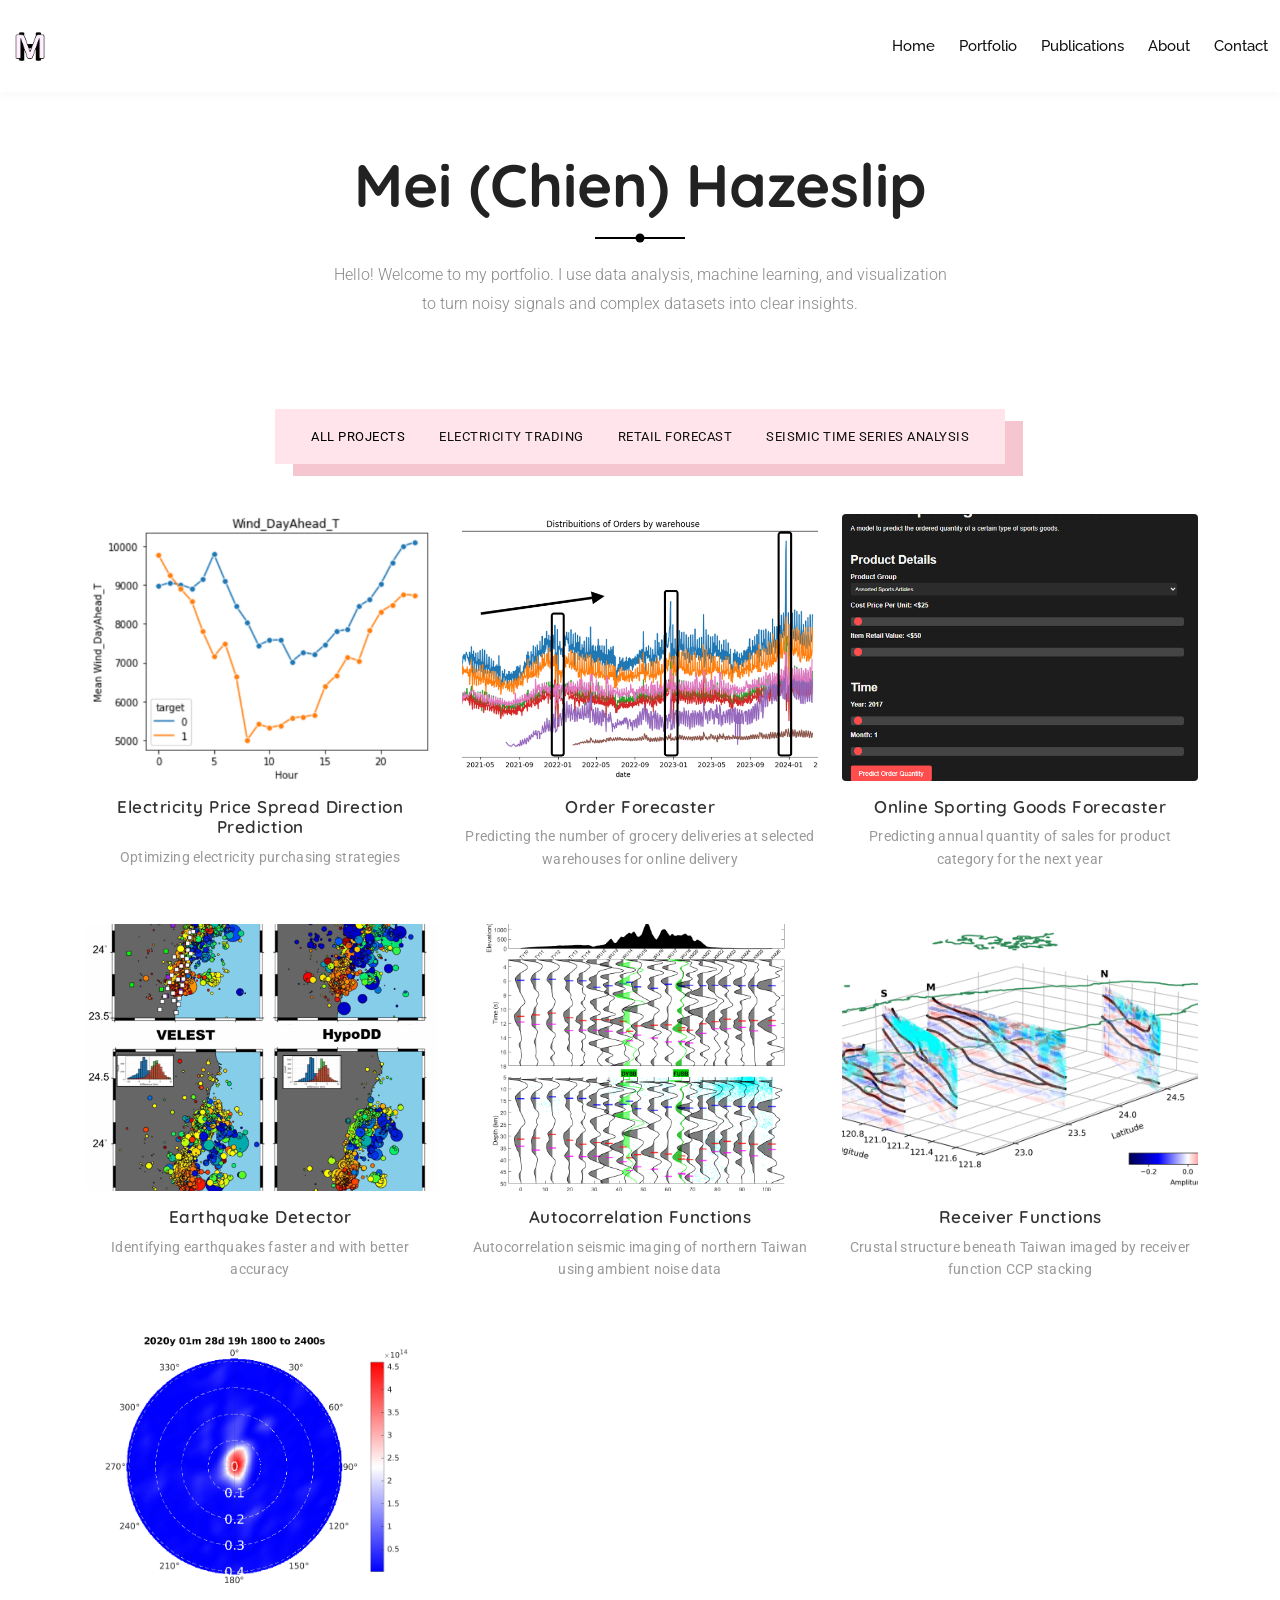
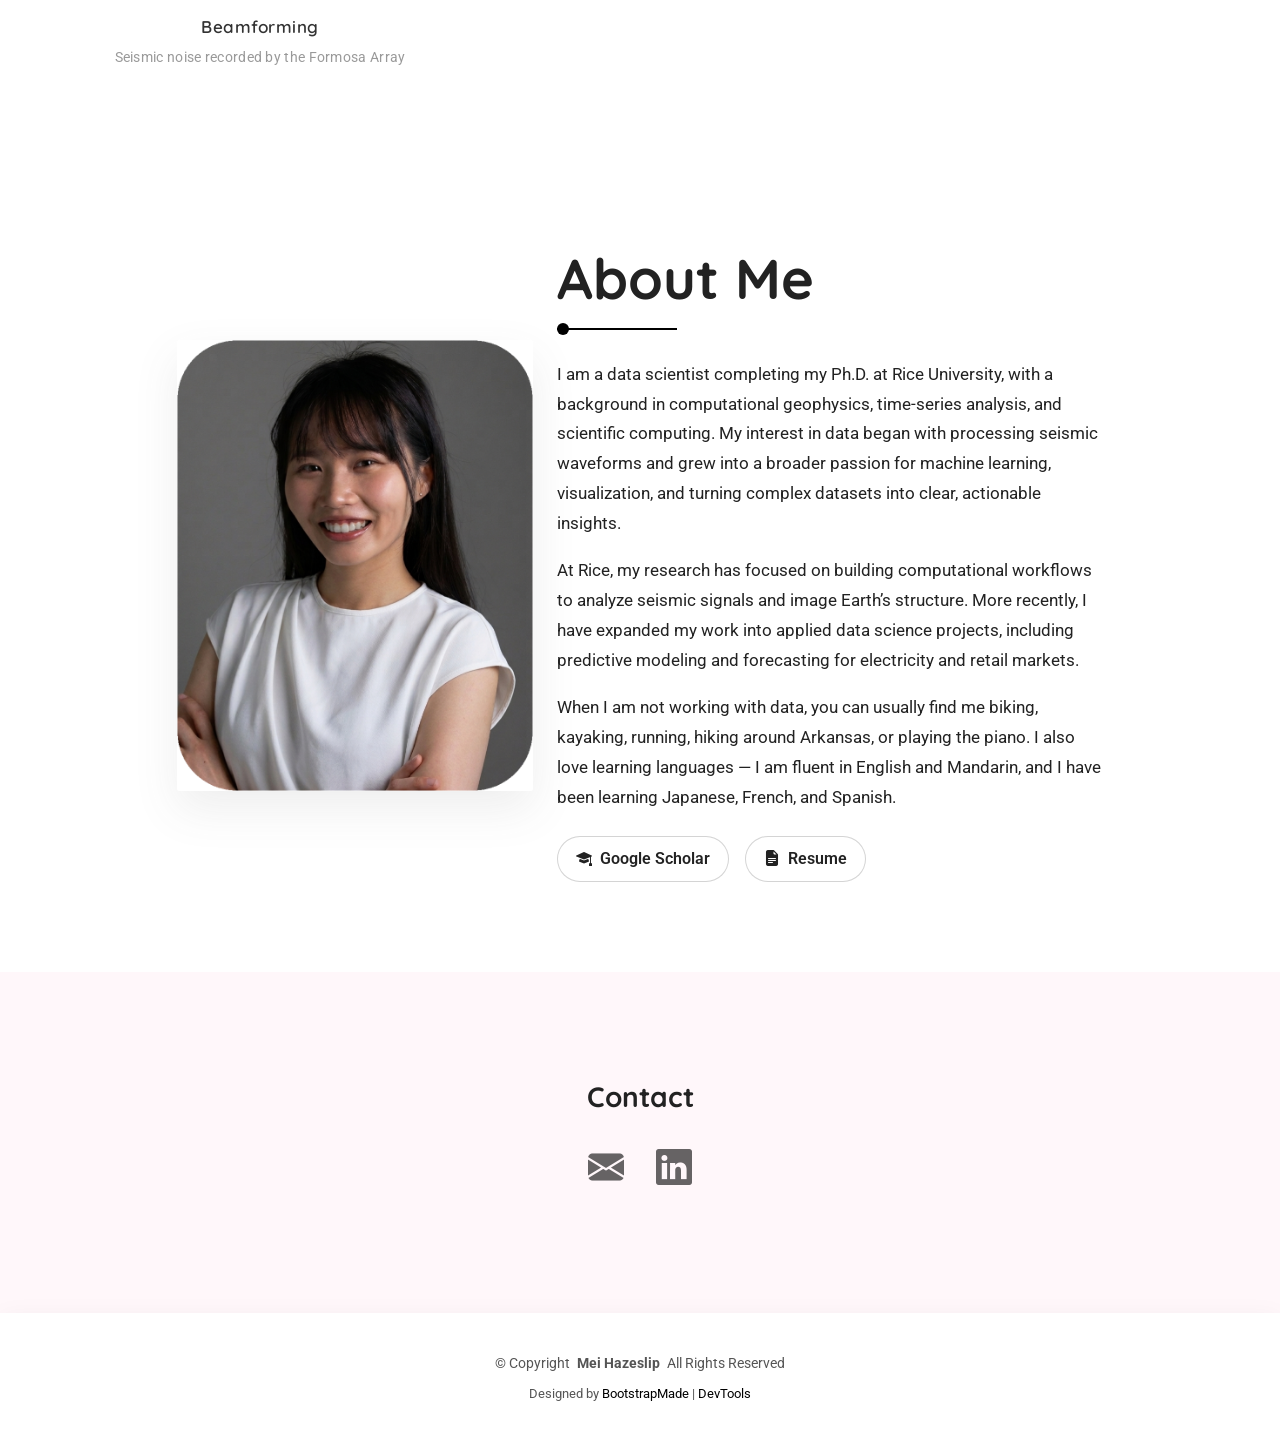
<file: index.html>
<!DOCTYPE html>
<html lang="en">

<head>
  <meta charset="utf-8">
  <meta content="width=device-width, initial-scale=1.0" name="viewport">
  <title>Mei</title>
  <meta name="description" content="">
  <meta name="keywords" content="">

  <!-- Favicons -->
  <link href="assets/img/favicon-mei.png" rel="icon">
  <link href="assets/img/favicon-mei.png" rel="apple-touch-icon">

  <!-- Fonts -->
  <link href="https://fonts.googleapis.com" rel="preconnect">
  <link href="https://fonts.gstatic.com" rel="preconnect" crossorigin>
  <link href="https://fonts.googleapis.com/css2?family=Roboto:ital,wght@0,100;0,300;0,400;0,500;0,700;0,900;1,100;1,300;1,400;1,500;1,700;1,900&family=Raleway:ital,wght@0,100;0,200;0,300;0,400;0,500;0,600;0,700;0,800;0,900;1,100;1,200;1,300;1,400;1,500;1,600;1,700;1,800;1,900&family=Quicksand:wght@300;400;500;600;700&display=swap" rel="stylesheet">

  <!-- Vendor CSS Files -->
  <link href="assets/vendor/bootstrap/css/bootstrap.min.css" rel="stylesheet">
  <link href="assets/vendor/bootstrap-icons/bootstrap-icons.css" rel="stylesheet">
  <link href="assets/vendor/aos/aos.css" rel="stylesheet">
  <link href="assets/vendor/glightbox/css/glightbox.min.css" rel="stylesheet">
  <link href="assets/vendor/swiper/swiper-bundle.min.css" rel="stylesheet">

  <!-- Main CSS File -->
  <link href="assets/css/main.css" rel="stylesheet">

  <!-- =======================================================
  * Template Name: MinimalFolio
  * Template URL: https://bootstrapmade.com/minimalfolio-bootstrap-portfolio-template/
  * Updated: Aug 05 2025 with Bootstrap v5.3.7
  * Author: BootstrapMade.com
  * License: https://bootstrapmade.com/license/
  ======================================================== -->
</head>

<body class="index-page">
  <header id="header" class="header d-flex align-items-center">
    <div class="container-fluid position-relative d-flex align-items-center justify-content-between">

      <a href="index.html" class="logo d-flex align-items-center">
        <!-- Uncomment the line below if you also wish to use an image logo -->
        <img src="assets/img/favicon-mei.png" alt="">
        <h1 class="sitename">Mei</h1>
      </a>

      <nav id="navmenu" class="navmenu">
        <ul>
          <li><a href="index.html">Home</a></li>
          <li><a href="index.html#portfolio">Portfolio</a></li>
          <li><a href="publications.html">Publications</a></li>
          <li><a href="index.html#about">About</a></li>
          <li><a href="index.html#contact">Contact</a></li>
        </ul>
      </nav>

    </div>
  </header>

  <main class="main">

    <!-- Hero Section -->
    <section id="hero" class="hero section simple-hero">
      <div class="container text-center">
        <h1 class="display-heading mb-3">Mei (Chien) Hazeslip</h1>
        <div class="hero-divider"></div>
        <p class="lead mx-auto mb-0">
          Hello! Welcome to my portfolio. I use data analysis, machine learning, and visualization to turn noisy signals and complex datasets into clear insights.
        </p>
      </div>
    </section><!-- /Hero Section -->


    <!-- Portfolio Section -->
    <section id="portfolio" class="portfolio section">

      <div class="container">

        <div class="isotope-layout" data-default-filter="*" data-layout="fitRows" data-sort="original-order">

          <div class="portfolio-filters-wrapper">
            <ul class="portfolio-filters isotope-filters">
              <li data-filter="*" class="filter-active">All Projects</li>
              <li data-filter=".filter-electricity">Electricity Trading</li>
              <li data-filter=".filter-retail">Retail Forecast</li>
              <li data-filter=".filter-seismic">Seismic Time Series Analysis</li>
            </ul>
          </div>

          <div class="row gy-4 portfolio-grid isotope-container">

            <div class="col-lg-4 col-md-6 portfolio-item isotope-item filter-electricity">
              <div class="portfolio-card">
                <div class="image-container">
                  <img src="assets/img/portfolio/electricity-1.png" class="img-fluid" alt="Electricity Trading" loading="lazy">
                  <div class="overlay">
                    <div class="overlay-content">
                      <a href="assets/img/portfolio/electricity-1.png" class="glightbox zoom-link" title="Electricity Price Spread Direction Prediction">
                        <i class="bi bi-zoom-in"></i>
                      </a>
                      <a href="electricity-trading.html" class="details-link" title="View Project Details">
                        <i class="bi bi-arrow-right"></i>
                      </a>
                    </div>
                  </div>
                </div>
                <div class="content">
                  <h3>Electricity Price Spread Direction Prediction</h3>
                  <p>Optimizing electricity purchasing strategies</p>
                </div>
              </div>
            </div><!-- End Portfolio Item -->

            <div class="col-lg-4 col-md-6 portfolio-item isotope-item filter-retail">
              <div class="portfolio-card">
                <div class="image-container">
                  <img src="assets/img/portfolio/retail-1.png" class="img-fluid" alt="Retail Forecast" loading="lazy">
                  <div class="overlay">
                    <div class="overlay-content">
                      <a href="assets/img/portfolio/retail-1.png" class="glightbox zoom-link" title="Order Forecaster">
                        <i class="bi bi-zoom-in"></i>
                      </a>
                      <a href="order-forecaster.html" class="details-link" title="View Project Details">
                        <i class="bi bi-arrow-right"></i>
                      </a>
                    </div>
                  </div>
                </div>
                <div class="content">
                  <h3>Order Forecaster</h3>
                  <p>Predicting the number of grocery deliveries at selected warehouses for online delivery</p>
                </div>
              </div>
            </div><!-- End Portfolio Item -->

            <div class="col-lg-4 col-md-6 portfolio-item isotope-item filter-retail">
              <div class="portfolio-card">
                <div class="image-container">
                  <img src="assets/img/portfolio/retail-2.png" class="img-fluid" alt="Retail Forecast" loading="lazy">
                  <div class="overlay">
                    <div class="overlay-content">
                      <a href="assets/img/portfolio/retail-2.png" class="glightbox zoom-link" title="Mobile App Design">
                        <i class="bi bi-zoom-in"></i>
                      </a>
                      <a href="online-sporting-goods-forecaster.html" class="details-link" title="View Project Details">
                        <i class="bi bi-arrow-right"></i>
                      </a>
                    </div>
                  </div>
                </div>
                <div class="content">
                  <h3>Online Sporting Goods Forecaster</h3>
                  <p>Predicting annual quantity of sales for product category for the next year</p>
                </div>
              </div>
            </div><!-- End Portfolio Item -->



            <div class="col-lg-4 col-md-6 portfolio-item isotope-item filter-seismic">
              <div class="portfolio-card">
                <div class="image-container">
                  <img src="assets/img/portfolio/seis-1.png" class="img-fluid" alt="Seismic Time Series Analysis" loading="lazy">
                  <div class="overlay">
                    <div class="overlay-content">
                      <a href="assets/img/portfolio/seis-1.png" class="glightbox zoom-link" title="Earthquake Detector">
                        <i class="bi bi-zoom-in"></i>
                      </a>
                      <a href="https://doi.org/10.1785/0120250117" 
                        class="details-link" 
                        title="View Project Details" 
                        target="_blank" 
                        rel="noopener noreferrer">
                        <i class="bi bi-arrow-right"></i>
                      </a>
                    </div>
                  </div>
                </div>
                <div class="content">
                  <h3>Earthquake Detector</h3>
                  <p>Identifying earthquakes faster and with better accuracy</p>
                </div>
              </div>
            </div><!-- End Portfolio Item -->

            <div class="col-lg-4 col-md-6 portfolio-item isotope-item filter-seismic">
              <div class="portfolio-card">
                <div class="image-container">
                  <img src="assets/img/portfolio/seis-2.png" class="img-fluid" alt="Seismic Time Series Analysis" loading="lazy">
                  <div class="overlay">
                    <div class="overlay-content">
                      <a href="assets/img/portfolio/seis-2.png" class="glightbox zoom-link" title="Autocorrelation Functions">
                        <i class="bi bi-zoom-in"></i>
                      </a>
                      <a href="https://drive.google.com/file/d/1srfpA779se3hEIbXfu4Gn-qdRZzINWOi/view?usp=sharing" 
                        class="details-link" 
                        title="View Project Details" 
                        target="_blank" 
                        rel="noopener noreferrer">
                        <i class="bi bi-arrow-right"></i>
                      </a>
                    </div>
                  </div>
                </div>
                <div class="content">
                  <h3>Autocorrelation Functions</h3>
                  <p>Autocorrelation seismic imaging of northern Taiwan using ambient noise data</p>
                </div>
              </div>
            </div><!-- End Portfolio Item -->

            <div class="col-lg-4 col-md-6 portfolio-item isotope-item filter-seismic">
              <div class="portfolio-card">
                <div class="image-container">
                  <img src="assets/img/portfolio/seis-3.png" class="img-fluid" alt="Seismic Time Series Analysis" loading="lazy">
                  <div class="overlay">
                    <div class="overlay-content">
                      <a href="assets/img/portfolio/seis-3.png" class="glightbox zoom-link" title="Receiver Functions">
                        <i class="bi bi-zoom-in"></i>
                      </a>
                      <a href="https://drive.google.com/file/d/1hxi0s-aLFg7uxW8L6R9P9VowQ1bgPb90/view?usp=sharing" 
                        class="details-link" 
                        title="View Project Details" 
                        target="_blank" 
                        rel="noopener noreferrer">
                        <i class="bi bi-arrow-right"></i>
                      </a>
                    </div>
                  </div>
                </div>
                <div class="content">
                  <h3>Receiver Functions</h3>
                  <p>Crustal structure beneath Taiwan imaged by receiver function CCP stacking</p>
                </div>
              </div>
            </div><!-- End Portfolio Item -->

            <div class="col-lg-4 col-md-6 portfolio-item isotope-item filter-seismic">
              <div class="portfolio-card">
                <div class="image-container">
                  <img src="assets/img/portfolio/seis-4.png" class="img-fluid" alt="Seismic Time Series Analysis" loading="lazy">
                  <div class="overlay">
                    <div class="overlay-content">
                      <a href="assets/img/portfolio/seis-4.png" class="glightbox zoom-link" title="Beamforming">
                        <i class="bi bi-zoom-in"></i>
                      </a>
                      <a href="https://drive.google.com/file/d/1PbnYBIE1nDlQQ-t-PtsmL3waktxj8zYL/view?usp=sharing" 
                        class="details-link" 
                        title="View Project Details" 
                        target="_blank" 
                        rel="noopener noreferrer">
                        <i class="bi bi-arrow-right"></i>
                      </a>
                    </div>
                  </div>
                </div>
                <div class="content">
                  <h3>Beamforming</h3>
                  <p>Seismic noise recorded by the Formosa Array</p>
                </div>
              </div>
            </div><!-- End Portfolio Item -->


          </div><!-- End Portfolio Grid -->

        </div>

      </div>

    </section><!-- /Portfolio Section -->



    <!-- About Section -->
    <section id="about" class="about-split section">
      <div class="container">
        <div class="row align-items-center justify-content-center gy-5">
          <div class="col-lg-4 col-md-5 text-center">
            <img src="assets/img/profile/profile-1.png" alt="Profile portrait" class="about-profile-img img-fluid">
          </div>

          <div class="col-lg-6 col-md-7">
            <div class="about-copy">
              <h2>About Me</h2>
              <div class="section-divider"></div>
              <p>
                I am a data scientist completing my Ph.D. at Rice University, with a background in computational geophysics, time-series analysis, and scientific computing. My interest in data began with processing seismic waveforms and grew into a broader passion for machine learning, visualization, and turning complex datasets into clear, actionable insights.
              </p>
              <p>
                At Rice, my research has focused on building computational workflows to analyze seismic signals and image Earth’s structure. More recently, I have expanded my work into applied data science projects, including predictive modeling and forecasting for electricity and retail markets.
              </p>
              <p>
                When I am not working with data, you can usually find me biking, kayaking, running, hiking around Arkansas, or playing the piano. I also love learning languages — I am fluent in English and Mandarin, and I have been learning Japanese, French, and Spanish.
              </p>
             
              <div class="about-action-links d-flex flex-wrap align-items-center gap-3 mt-4">
                <a href="https://scholar.google.com/citations?user=LyfPsKEAAAAJ&hl=en" 
                  target="_blank" 
                  rel="noopener noreferrer" 
                  class="about-button">
                  <i class="bi bi-mortarboard-fill"></i> Google Scholar
                </a>

                <a href="assets/files/MEI_HAZESLIP_Resume.pdf" 
                  target="_blank" 
                  rel="noopener noreferrer" 
                  class="about-button">
                  <i class="bi bi-file-earmark-text-fill"></i> Resume
                </a>
              </div>
            </div>
          </div>
        </div>
      </div>
    </section><!-- /About Section -->

    <!-- Contact Section -->
    <section id="contact" class="contact-work section">
      <div class="container text-center">
        <h2>Contact</h2>
        <div class="contact-social-links d-flex justify-content-center align-items-center flex-wrap">
          <a href="mailto:amayaaaa24@gmail.com" aria-label="Email"><i class="bi bi-envelope-fill"></i></a>
          <a href="https://www.linkedin.com/in/mei-chien/" target="_blank" rel="noopener noreferrer" aria-label="LinkedIn"><i class="bi bi-linkedin"></i></a>
        </div>
      </div>
    </section><!-- /Contact Section -->

  </main>

  <footer id="footer" class="footer">

    <div class="container">
      <div class="copyright text-center ">
        <p>© <span>Copyright</span> <strong class="px-1 sitename">Mei Hazeslip</strong> <span>All Rights Reserved</span></p>
      </div>
      <div class="credits">
        <!-- All the links in the footer should remain intact. -->
        <!-- You can delete the links only if you've purchased the pro version. -->
        <!-- Licensing information: https://bootstrapmade.com/license/ -->
        <!-- Purchase the pro version with working PHP/AJAX contact form: [buy-url] -->
        Designed by <a href="https://bootstrapmade.com/">BootstrapMade</a> | <a href="https://bootstrapmade.com/tools/">DevTools</a>
      </div>
    </div>

  </footer>

  <!-- Scroll Top -->
  <a href="#" id="scroll-top" class="scroll-top d-flex align-items-center justify-content-center"><i class="bi bi-arrow-up-short"></i></a>

  <!-- Preloader -->
  <div id="preloader">
    <div></div>
    <div></div>
    <div></div>
    <div></div>
  </div>

  <!-- Vendor JS Files -->
  <script src="assets/vendor/bootstrap/js/bootstrap.bundle.min.js"></script>
  <script src="assets/vendor/php-email-form/validate.js"></script>
  <script src="assets/vendor/aos/aos.js"></script>
  <script src="assets/vendor/typed.js/typed.umd.js"></script>
  <script src="assets/vendor/waypoints/noframework.waypoints.js"></script>
  <script src="assets/vendor/imagesloaded/imagesloaded.pkgd.min.js"></script>
  <script src="assets/vendor/isotope-layout/isotope.pkgd.min.js"></script>
  <script src="assets/vendor/glightbox/js/glightbox.min.js"></script>
  <script src="assets/vendor/swiper/swiper-bundle.min.js"></script>

  <!-- Main JS File -->
  <script src="assets/js/main.js"></script>

</body>

</html>
</file>
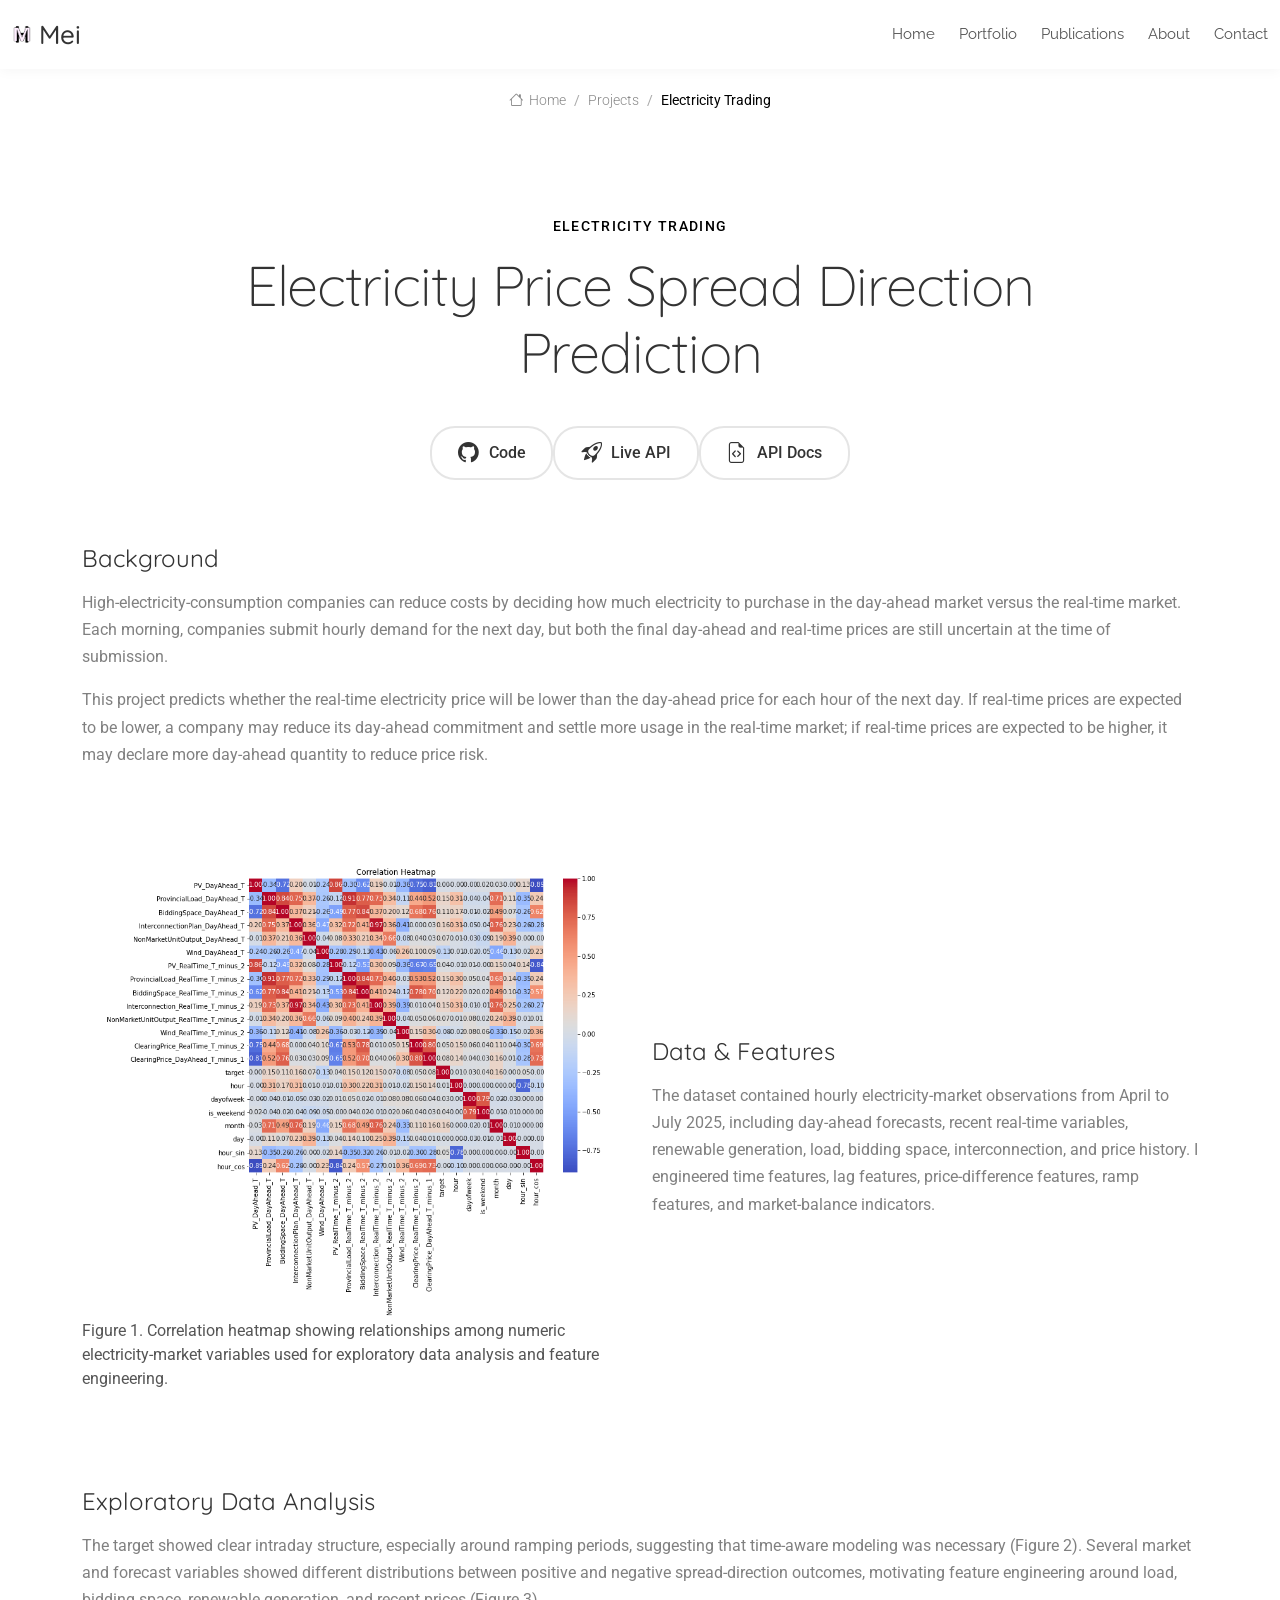
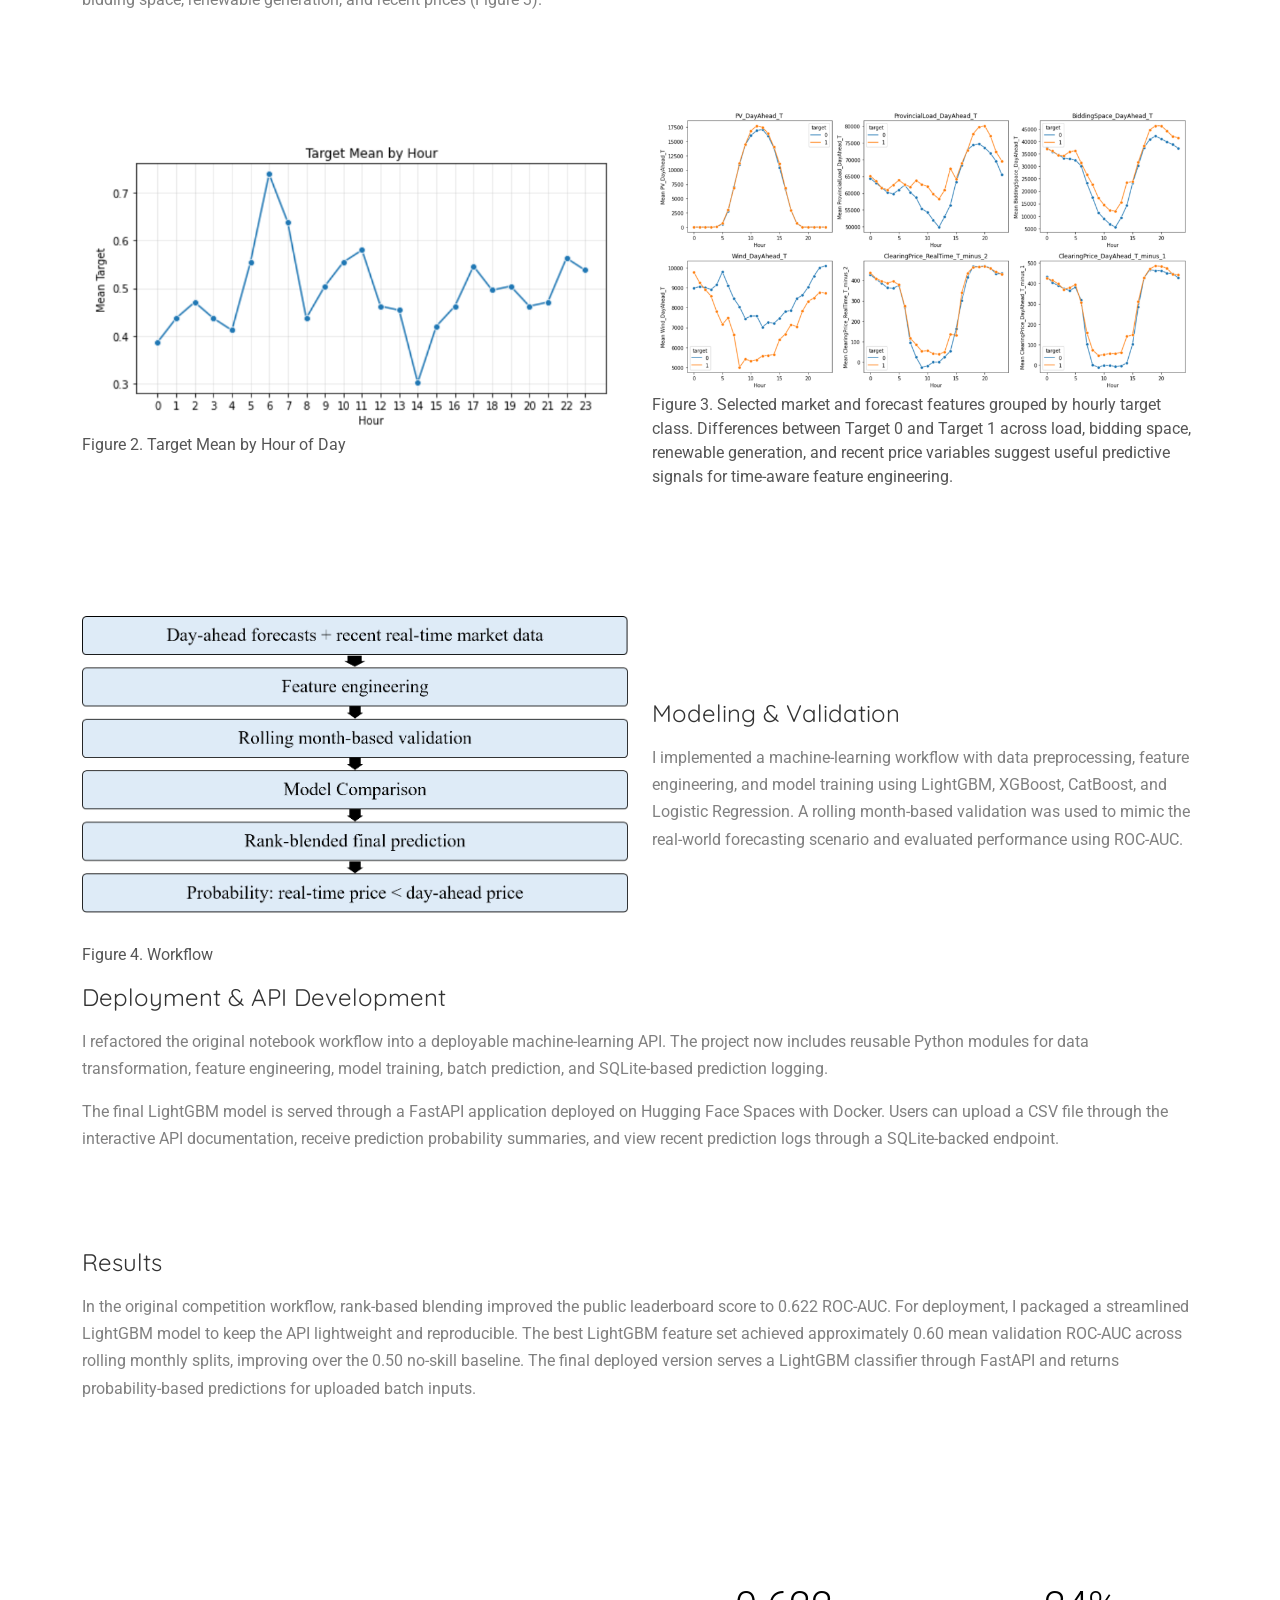
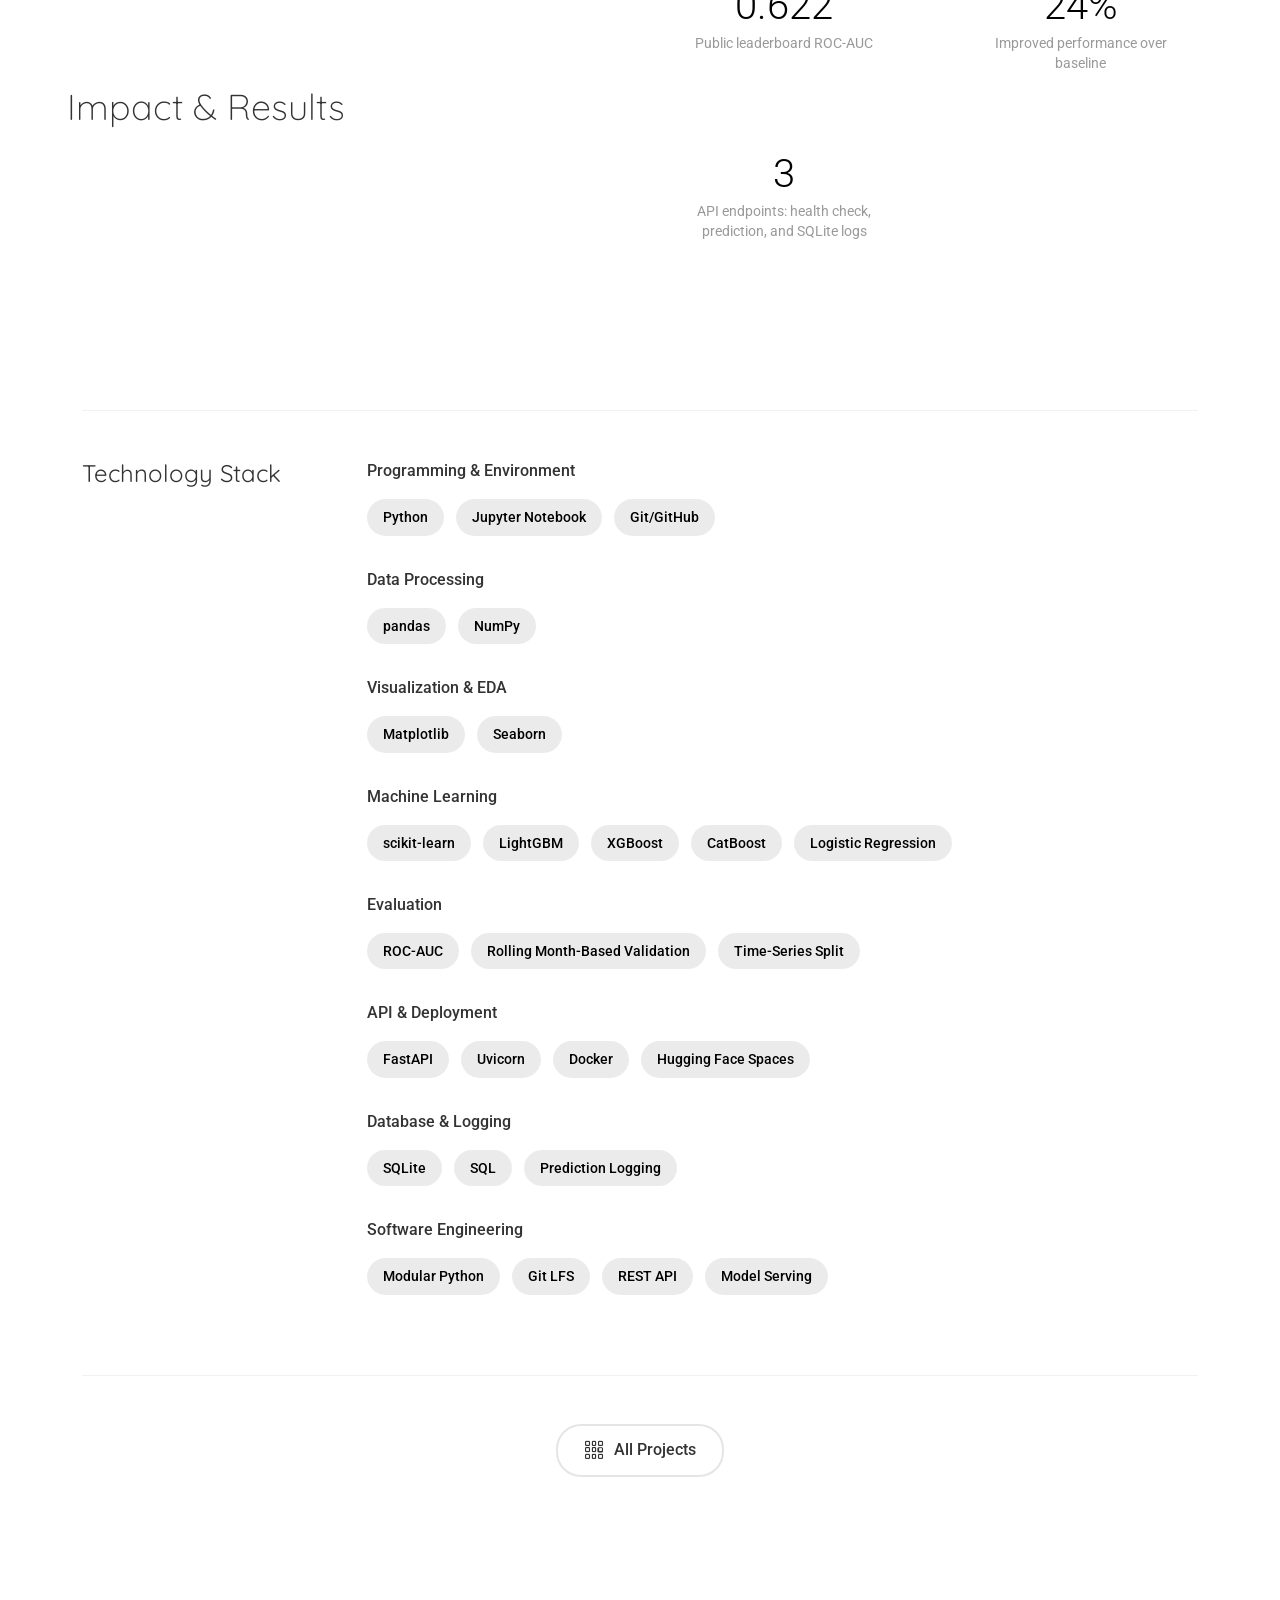
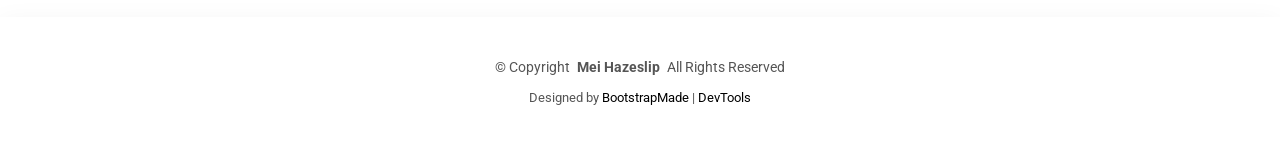
<file: electricity-trading.html>
<!DOCTYPE html>
<html lang="en">

<head>
  <meta charset="utf-8">
  <meta content="width=device-width, initial-scale=1.0" name="viewport">
  <title>Portfolio Details - Mei Hazeslip</title>
  <meta name="description" content="">
  <meta name="keywords" content="">

  <!-- Favicons -->
  <link href="assets/img/favicon-mei.png" rel="icon">
  <link href="assets/img/favicon-mei.png" rel="apple-touch-icon">

  <!-- Fonts -->
  <link href="https://fonts.googleapis.com" rel="preconnect">
  <link href="https://fonts.gstatic.com" rel="preconnect" crossorigin>
  <link href="https://fonts.googleapis.com/css2?family=Roboto:ital,wght@0,100;0,300;0,400;0,500;0,700;0,900;1,100;1,300;1,400;1,500;1,700;1,900&family=Raleway:ital,wght@0,100;0,200;0,300;0,400;0,500;0,600;0,700;0,800;0,900;1,100;1,200;1,300;1,400;1,500;1,600;1,700;1,800;1,900&family=Quicksand:wght@300;400;500;600;700&display=swap" rel="stylesheet">

  <!-- Vendor CSS Files -->
  <link href="assets/vendor/bootstrap/css/bootstrap.min.css" rel="stylesheet">
  <link href="assets/vendor/bootstrap-icons/bootstrap-icons.css" rel="stylesheet">
  <link href="assets/vendor/aos/aos.css" rel="stylesheet">
  <link href="assets/vendor/glightbox/css/glightbox.min.css" rel="stylesheet">
  <link href="assets/vendor/swiper/swiper-bundle.min.css" rel="stylesheet">

  <!-- Main CSS File -->
  <link href="assets/css/main.css" rel="stylesheet">

  <!-- =======================================================
  * Template Name: MinimalFolio
  * Template URL: https://bootstrapmade.com/minimalfolio-bootstrap-portfolio-template/
  * Updated: Aug 05 2025 with Bootstrap v5.3.7
  * Author: BootstrapMade.com
  * License: https://bootstrapmade.com/license/
  ======================================================== -->
</head>

<body class="portfolio-details-page">
  <header id="header" class="header d-flex align-items-center">
    <div class="container-fluid position-relative d-flex align-items-center justify-content-between">

      <a href="index.html" class="logo d-flex align-items-center">
        <!-- Uncomment the line below if you also wish to use an image logo -->
        <img src="assets/img/favicon-mei.png" alt="">
        <h1 class="sitename">Mei</h1>
      </a>

      <nav id="navmenu" class="navmenu">
        <ul>
          <li><a href="index.html">Home</a></li>
          <li><a href="index.html#portfolio">Portfolio</a></li>
          <li><a href="publications.html">Publications</a></li>
          <li><a href="index.html#about">About</a></li>
          <li><a href="index.html#contact">Contact</a></li>
        </ul>
        <i class="mobile-nav-toggle d-xl-none bi bi-list"></i>
      </nav>

    </div>
  </header>

  <main class="main">

    <!-- Page Title -->
    <div class="page-title">
      <div class="breadcrumbs">
        <nav aria-label="breadcrumb">
          <ol class="breadcrumb">
            <li class="breadcrumb-item"><a href="index.html"><i class="bi bi-house"></i> Home</a>
            <li class="breadcrumb-item"><a href="index.html#portfolio">Projects</a>
            <li class="breadcrumb-item active current">Electricity Trading</li>
          </ol>
        </nav>
      </div>

    </div><!-- End Page Title -->

    <!-- Portfolio Details Section -->
    <section id="portfolio-details" class="portfolio-details section">

      <div class="container" data-aos="fade-up" data-aos-delay="100">

        <div class="project-hero">
          <div class="hero-content" data-aos="fade-up">
            <div class="project-category">Electricity Trading</div>
            <h1 class="project-title">Electricity Price Spread Direction Prediction</h1>
          </div>
        </div>

        <div class="top-project-actions" data-aos="fade-up" data-aos-delay="100">
          <a href="https://github.com/mei-hazeslip/electricity-price-direction-api"
            class="project-button code-link"
            target="_blank"
            rel="noopener noreferrer">
            <i class="bi bi-github"></i>
            <span>Code</span>
          </a>

          <a href="https://mei-hazeslip-electricity-price-direction-api.hf.space/"
            class="project-button code-link"
            target="_blank"
            rel="noopener noreferrer">
            <i class="bi bi-rocket-takeoff"></i>
            <span>Live API</span>
          </a>

          <a href="https://mei-hazeslip-electricity-price-direction-api.hf.space/docs"
            class="project-button code-link"
            target="_blank"
            rel="noopener noreferrer">
            <i class="bi bi-file-earmark-code"></i>
            <span>API Docs</span>
          </a>
        </div>

        <div class="content-section">
          <div class="row">
            <div class="col-12">
              <div class="project-overview" data-aos="fade-up">
                <div class="challenge-solution background-full-width">
                  <div class="challenge-block" data-aos="fade-up" data-aos-delay="100">
                    <h3>Background</h3>
                    <p>High-electricity-consumption companies can reduce costs by deciding how much electricity to purchase in the day-ahead market versus the real-time market. Each morning, companies submit hourly demand for the next day, but both the final day-ahead and real-time prices are still uncertain at the time of submission.</p>
                    <p>This project predicts whether the real-time electricity price will be lower than the day-ahead price for each hour of the next day. If real-time prices are expected to be lower, a company may reduce its day-ahead commitment and settle more usage in the real-time market; if real-time prices are expected to be higher, it may declare more day-ahead quantity to reduce price risk.</p>
                  </div>
                </div>
              </div>
            </div>
          </div>
        </div>

        <div class="content-section data-section" data-aos="fade-up" data-aos-delay="100">
          <div class="row align-items-center">

            <div class="col-lg-6">
              <figure class="data-figure">
                <img src="assets/img/portfolio/electricity_correlation.png" alt="Electricity market dataset overview" class="img-fluid">
                <figcaption>
                    Figure 1. Correlation heatmap showing relationships among numeric electricity-market variables used for exploratory data analysis and feature engineering.
                </figcaption>
              </figure>
            </div>

            <div class="col-lg-6">
              <div class="data-text">
                <h3>Data & Features</h3>
                  <p>
                    The dataset contained hourly electricity-market observations from April to July 2025, including day-ahead forecasts, recent real-time variables, renewable generation, load, bidding space, interconnection, and price history. I engineered time features, lag features, price-difference features, ramp features, and market-balance indicators.
                  </p>
              </div>
            </div>
          </div>
        </div>


        <div class="content-section">
          <div class="row">
            <div class="col-12">
              <div class="project-overview" data-aos="fade-up">
                <div class="challenge-solution background-full-width">

                <div class="section-text" data-aos="fade-up" data-aos-delay="100">
                  <h3>Exploratory Data Analysis</h3>
                  <p>
                    The target showed clear intraday structure, especially around ramping periods, suggesting that time-aware modeling was necessary (Figure 2).
                    Several market and forecast variables showed different distributions between positive and negative spread-direction outcomes, motivating feature engineering around load, bidding space, renewable generation, and recent prices (Figure 3).
                  </p>
                </div>
                </div>
              </div>
            </div>
          </div>
        </div>

        <div class="content-section data-section" data-aos="fade-up" data-aos-delay="100">
          <div class="row align-items-center">
            <div class="col-lg-6">
              <figure class="data-figure">
                <img src="assets/img/portfolio/electricity_target-mean-by-hour.png" alt="Figure 2: Target Mean by Hour of Day" class="img-fluid">
                <figcaption>
                  Figure 2. Target Mean by Hour of Day                
                </figcaption>
              </figure>
            </div>
            <div class="col-lg-6">
              <figure class="data-figure">
                <img src="assets/img/portfolio/electricity_diff-feature.png" alt="Figure 3: Difference Features by Hour of Day" class="img-fluid">
                <figcaption>
                  Figure 3. Selected market and forecast features grouped by hourly target class. 
                  Differences between Target 0 and Target 1 across load, bidding space, renewable generation, and recent price variables 
                  suggest useful predictive signals for time-aware feature engineering.             
                </figcaption>
              </figure>
            </div>
          </div>
        </div>


        <div class="content-section data-section" data-aos="fade-up" data-aos-delay="100">
          <div class="row align-items-center">
            <div class="col-lg-6">
              <figure class="data-figure">
                <img src="assets/img/portfolio/electricity_workflow.png" alt="Figure 4: Workflow" class="img-fluid">
                <figcaption>
                  Figure 4. Workflow           
                </figcaption>
              </figure>
            </div>
            <div class="col-lg-6">
              <div class="data-text">
                <h3>Modeling & Validation</h3>
                  <p>
                    I implemented a machine-learning workflow with data preprocessing, feature engineering, and model training using LightGBM, XGBoost, CatBoost, and Logistic Regression. 
                    A rolling month-based validation was used to mimic the real-world forecasting scenario and evaluated performance using ROC-AUC.
                  </p>
            </div>
          </div>
        </div>


        <div class="content-section">
          <div class="row">
            <div class="col-12">
              <div class="project-overview" data-aos="fade-up">
                <div class="challenge-solution background-full-width">
                  <div class="section-text" data-aos="fade-up" data-aos-delay="100">
                    <h3>Deployment & API Development</h3>
                    <p>
                      I refactored the original notebook workflow into a deployable machine-learning API. 
                      The project now includes reusable Python modules for data transformation, feature engineering, 
                      model training, batch prediction, and SQLite-based prediction logging.
                    </p>
                    <p>
                      The final LightGBM model is served through a FastAPI application deployed on Hugging Face Spaces 
                      with Docker. Users can upload a CSV file through the interactive API documentation, receive prediction 
                      probability summaries, and view recent prediction logs through a SQLite-backed endpoint.
                    </p>
                  </div>
                </div>
              </div>
            </div>
          </div>
        </div>

        <div class="content-section results-section">
          <div class="row">
            <div class="col-12">
              <div class="project-overview" data-aos="fade-up">
                <div class="challenge-solution background-full-width">
                <div class="section-text" data-aos="fade-up" data-aos-delay="100">
                  <h3>Results</h3>
                  <p>
                    In the original competition workflow, rank-based blending improved the public leaderboard score to 0.622 ROC-AUC. For deployment, I packaged a streamlined LightGBM model to keep the API lightweight and reproducible.

                    The best LightGBM feature set achieved approximately 0.60 mean validation ROC-AUC across rolling monthly splits, improving over the 0.50 no-skill baseline. The final deployed version serves a LightGBM classifier through FastAPI and returns probability-based predictions for uploaded batch inputs.
                  </p>
                </div>
                </div>
              </div>
            </div>
          </div>
        </div>
        

        
        <div class="metrics-showcase" data-aos="fade-up" data-aos-delay="100">
          <div class="row align-items-center">
            <div class="col-lg-6">
              <div class="metrics-content">
                <h3>Impact &amp; Results</h3>
              </div>
            </div>
            <div class="col-lg-6">
              <div class="metrics-grid">
                <div class="metric-item" data-aos="fade-up" data-aos-delay="200">
                  <div class="metric-number">0.622</div>
                  <div class="metric-label">Public leaderboard ROC-AUC</div>
                </div>
                <div class="metric-item" data-aos="fade-up" data-aos-delay="250">
                  <div class="metric-number">24%</div>
                  <div class="metric-label">Improved performance over baseline</div>
                </div>
                <div class="metric-item" data-aos="fade-up" data-aos-delay="300">
                  <div class="metric-number">3</div>
                  <div class="metric-label">API endpoints: health check, prediction, and SQLite logs</div>
                </div>
              </div>
            </div>
          </div>
        </div>


        <div class="technology-stack" data-aos="fade-up" data-aos-delay="100">
          <div class="row">
            <div class="col-lg-3">
              <h3>Technology Stack</h3>
            </div>
            <div class="col-lg-9">
              <div class="tech-categories">
                <div class="tech-category" data-aos="fade-up" data-aos-delay="150">
                  <div class="category-title">Programming & Environment</div>
                  <div class="tech-list">
                    <span class="tech-item">Python</span>
                    <span class="tech-item">Jupyter Notebook</span>
                    <span class="tech-item">Git/GitHub</span>
                  </div>
                </div>
                <div class="tech-category" data-aos="fade-up" data-aos-delay="200">
                  <div class="category-title">Data Processing</div>
                  <div class="tech-list">
                    <span class="tech-item">pandas</span>
                    <span class="tech-item">NumPy</span>
                  </div>
                </div>
                <div class="tech-category" data-aos="fade-up" data-aos-delay="250">
                  <div class="category-title">Visualization & EDA</div>
                  <div class="tech-list">
                    <span class="tech-item">Matplotlib</span>
                    <span class="tech-item">Seaborn</span>
                  </div>
                </div>
                <div class="tech-category" data-aos="fade-up" data-aos-delay="250">
                  <div class="category-title">Machine Learning</div>
                  <div class="tech-list">
                    <span class="tech-item">scikit-learn</span>
                    <span class="tech-item">LightGBM</span>
                    <span class="tech-item">XGBoost</span>
                    <span class="tech-item">CatBoost</span>
                    <span class="tech-item">Logistic Regression</span>
                  </div>
                </div>
                <div class="tech-category" data-aos="fade-up" data-aos-delay="250">
                  <div class="category-title">Evaluation</div>
                  <div class="tech-list">
                    <span class="tech-item">ROC-AUC</span>
                    <span class="tech-item">Rolling Month-Based Validation</span>
                    <span class="tech-item">Time-Series Split</span>
                  </div>
                </div>

                <div class="tech-category" data-aos="fade-up" data-aos-delay="250">
                  <div class="category-title">API & Deployment</div>
                  <div class="tech-list">
                    <span class="tech-item">FastAPI</span>
                    <span class="tech-item">Uvicorn</span>
                    <span class="tech-item">Docker</span>
                    <span class="tech-item">Hugging Face Spaces</span>
                  </div>
                </div>

                <div class="tech-category" data-aos="fade-up" data-aos-delay="250">
                  <div class="category-title">Database & Logging</div>
                  <div class="tech-list">
                    <span class="tech-item">SQLite</span>
                    <span class="tech-item">SQL</span>
                    <span class="tech-item">Prediction Logging</span>
                  </div>
                </div>

                <div class="tech-category" data-aos="fade-up" data-aos-delay="250">
                  <div class="category-title">Software Engineering</div>
                  <div class="tech-list">
                    <span class="tech-item">Modular Python</span>
                    <span class="tech-item">Git LFS</span>
                    <span class="tech-item">REST API</span>
                    <span class="tech-item">Model Serving</span>
                  </div>
                </div>

              </div>
            </div>
          </div>
        </div>

        <div class="project-footer" data-aos="fade-up" data-aos-delay="200">
          <div class="footer-navigation project-action-links">

            <a href="index.html#portfolio" class="project-button all-projects">
              <i class="bi bi-grid-3x3-gap"></i>
              <span>All Projects</span>
            </a>

          </div>
        </div>


    </section><!-- /Portfolio Details Section -->

  </main>

  <footer id="footer" class="footer">

    <div class="container">
      <div class="copyright text-center ">
        <p>© <span>Copyright</span> <strong class="px-1 sitename">Mei Hazeslip</strong> <span>All Rights Reserved</span></p>
      </div>
      <div class="credits">
        <!-- All the links in the footer should remain intact. -->
        <!-- You can delete the links only if you've purchased the pro version. -->
        <!-- Licensing information: https://bootstrapmade.com/license/ -->
        <!-- Purchase the pro version with working PHP/AJAX contact form: [buy-url] -->
        Designed by <a href="https://bootstrapmade.com/">BootstrapMade</a> | <a href="https://bootstrapmade.com/tools/">DevTools</a>
      </div>
    </div>

  </footer>

  <!-- Scroll Top -->
  <a href="#" id="scroll-top" class="scroll-top d-flex align-items-center justify-content-center"><i class="bi bi-arrow-up-short"></i></a>

  <!-- Preloader -->
  <div id="preloader">
    <div></div>
    <div></div>
    <div></div>
    <div></div>
  </div>

  <!-- Vendor JS Files -->
  <script src="assets/vendor/bootstrap/js/bootstrap.bundle.min.js"></script>
  <script src="assets/vendor/php-email-form/validate.js"></script>
  <script src="assets/vendor/aos/aos.js"></script>
  <script src="assets/vendor/typed.js/typed.umd.js"></script>
  <script src="assets/vendor/waypoints/noframework.waypoints.js"></script>
  <script src="assets/vendor/imagesloaded/imagesloaded.pkgd.min.js"></script>
  <script src="assets/vendor/isotope-layout/isotope.pkgd.min.js"></script>
  <script src="assets/vendor/glightbox/js/glightbox.min.js"></script>
  <script src="assets/vendor/swiper/swiper-bundle.min.js"></script>

  <!-- Main JS File -->
  <script src="assets/js/main.js"></script>

</body>

</html>
</file>
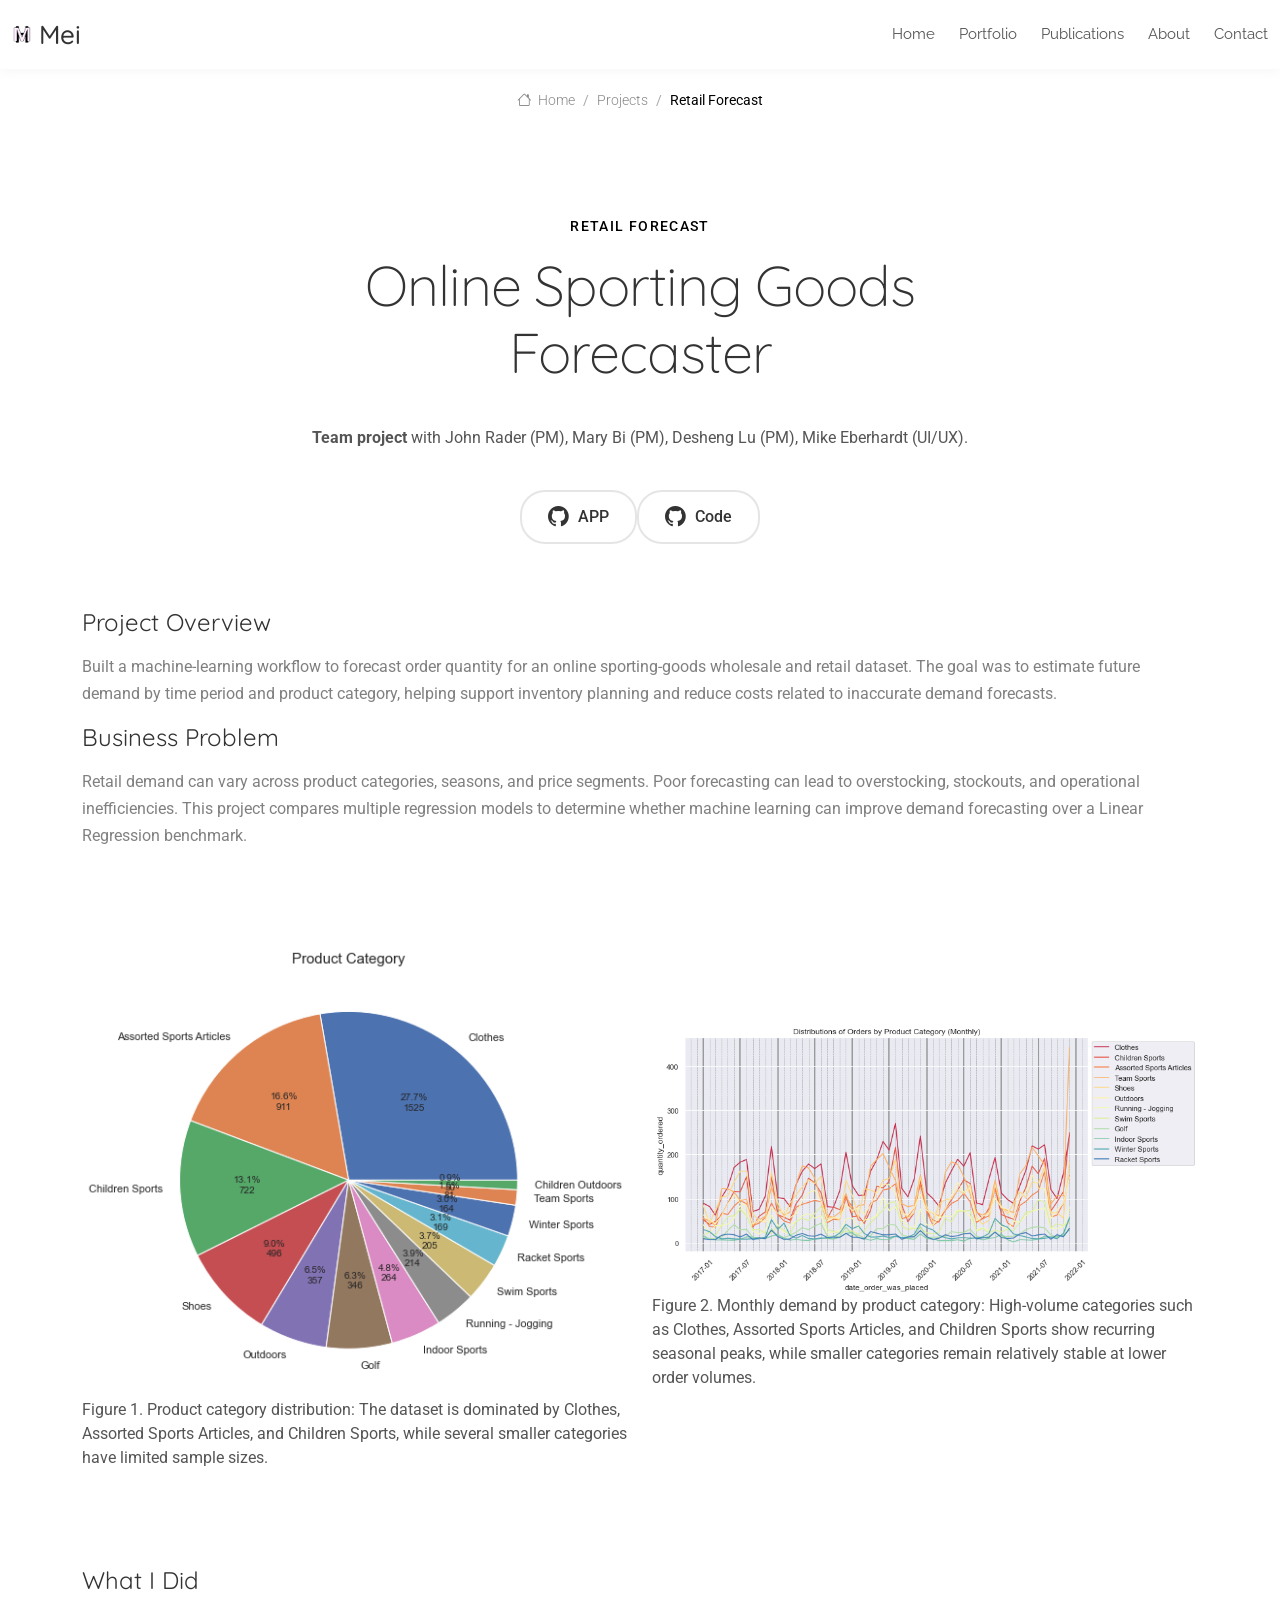
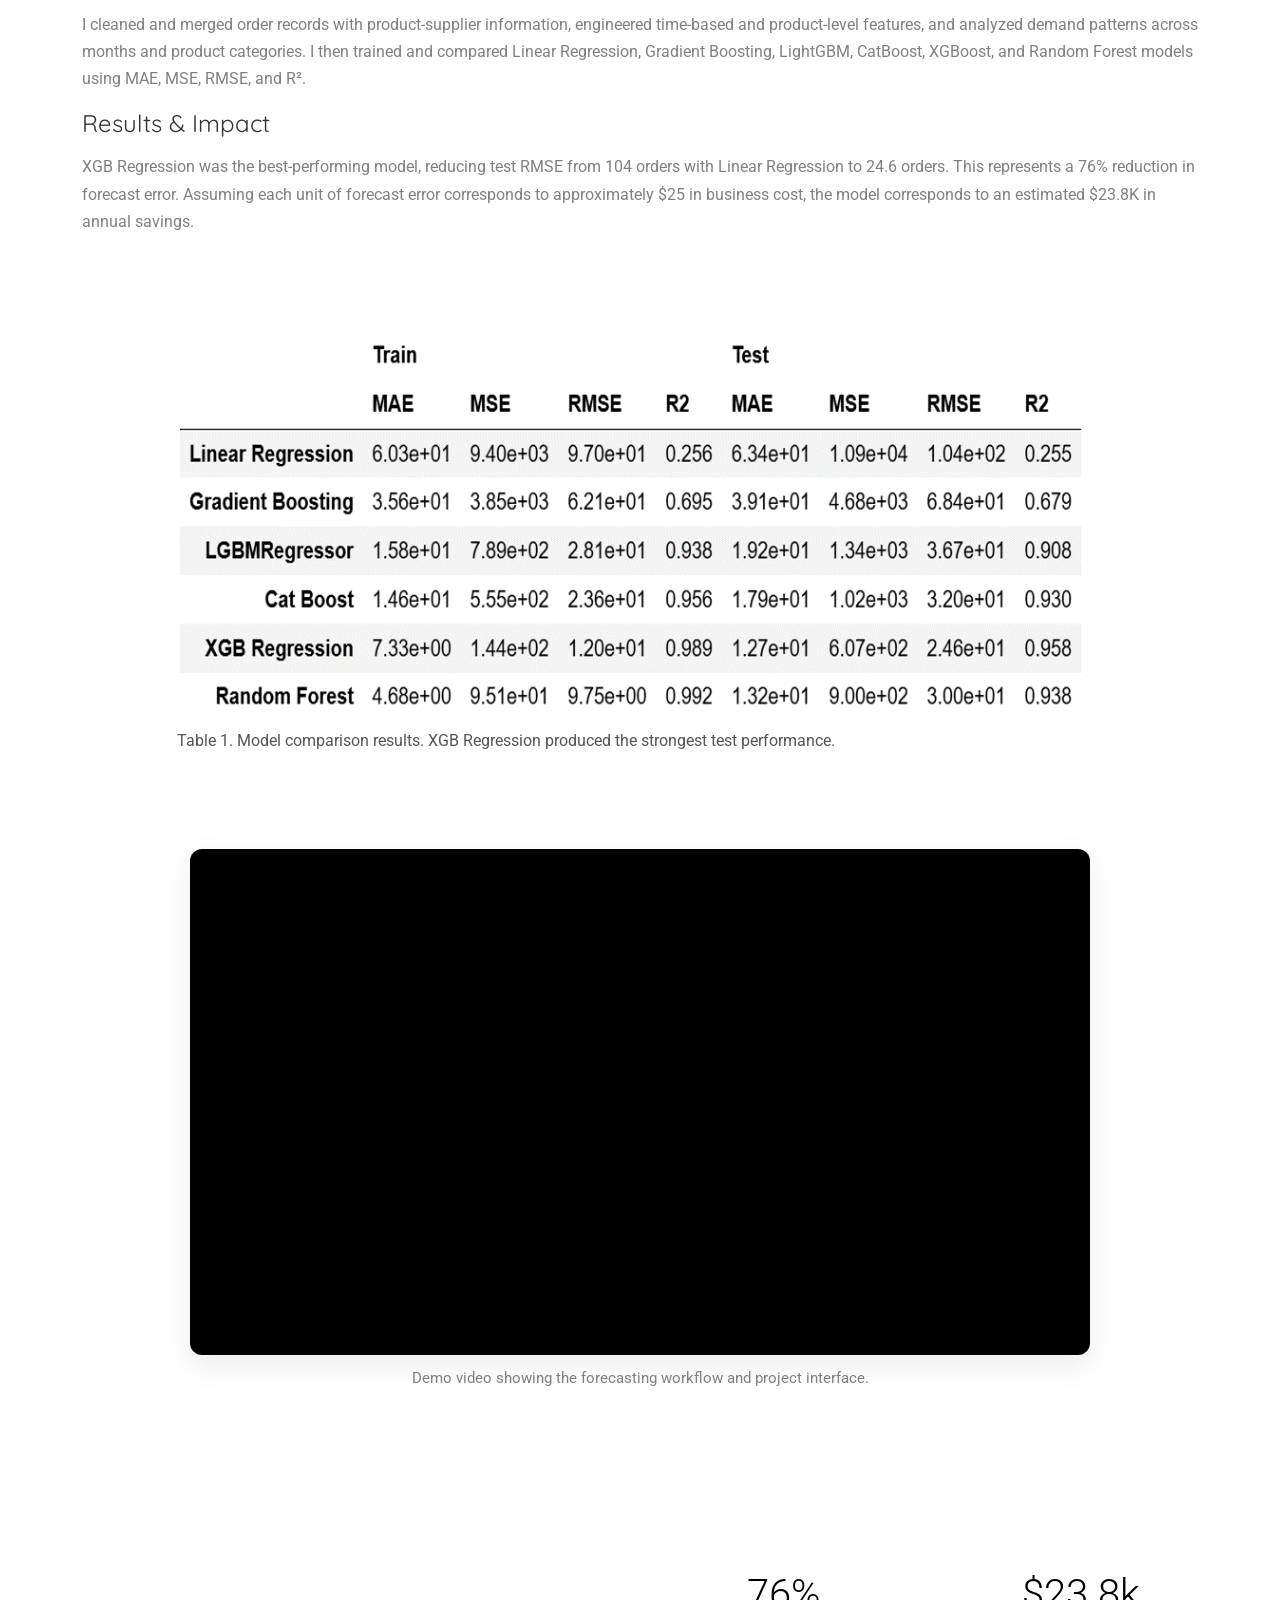
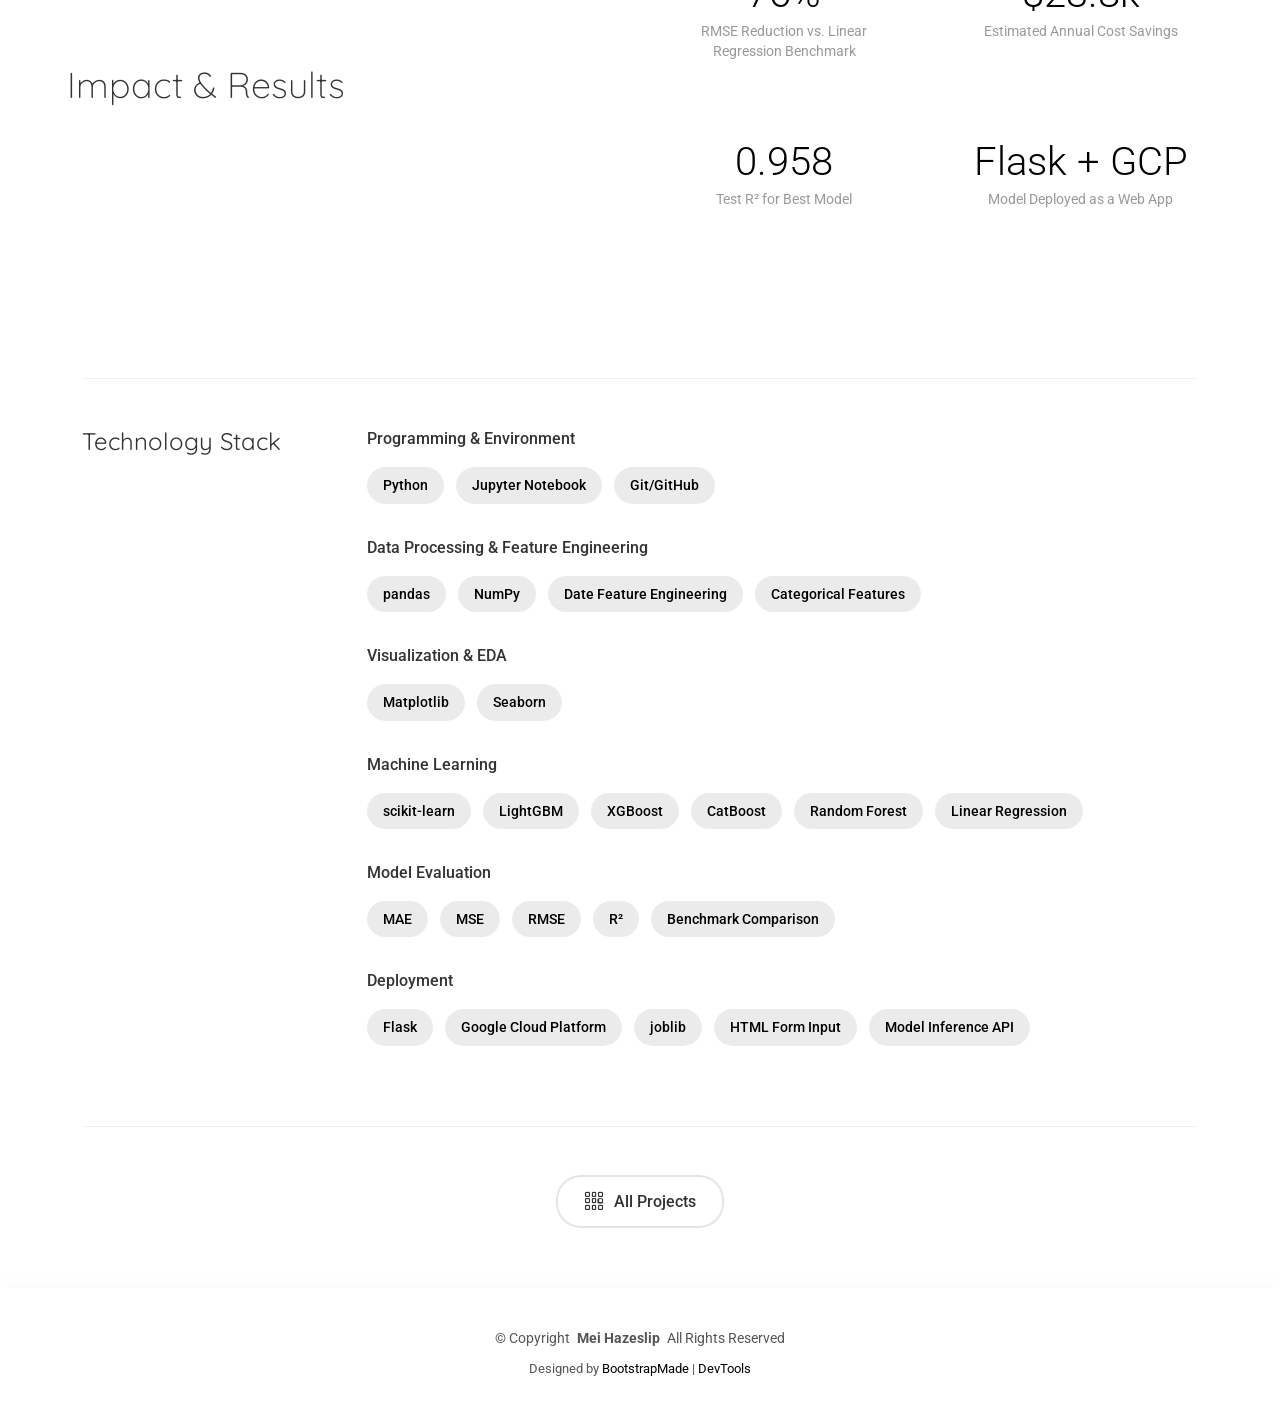
<file: online-sporting-goods-forecaster.html>
<!DOCTYPE html>
<html lang="en">

<head>
  <meta charset="utf-8">
  <meta content="width=device-width, initial-scale=1.0" name="viewport">
  <title>Portfolio Details - Mei Hazeslip</title>
  <meta name="description" content="">
  <meta name="keywords" content="">

  <!-- Favicons -->
  <link href="assets/img/favicon-mei.png" rel="icon">
  <link href="assets/img/favicon-mei.png" rel="apple-touch-icon">

  <!-- Fonts -->
  <link href="https://fonts.googleapis.com" rel="preconnect">
  <link href="https://fonts.gstatic.com" rel="preconnect" crossorigin>
  <link href="https://fonts.googleapis.com/css2?family=Roboto:ital,wght@0,100;0,300;0,400;0,500;0,700;0,900;1,100;1,300;1,400;1,500;1,700;1,900&family=Raleway:ital,wght@0,100;0,200;0,300;0,400;0,500;0,600;0,700;0,800;0,900;1,100;1,200;1,300;1,400;1,500;1,600;1,700;1,800;1,900&family=Quicksand:wght@300;400;500;600;700&display=swap" rel="stylesheet">

  <!-- Vendor CSS Files -->
  <link href="assets/vendor/bootstrap/css/bootstrap.min.css" rel="stylesheet">
  <link href="assets/vendor/bootstrap-icons/bootstrap-icons.css" rel="stylesheet">
  <link href="assets/vendor/aos/aos.css" rel="stylesheet">
  <link href="assets/vendor/glightbox/css/glightbox.min.css" rel="stylesheet">
  <link href="assets/vendor/swiper/swiper-bundle.min.css" rel="stylesheet">

  <!-- Main CSS File -->
  <link href="assets/css/main.css" rel="stylesheet">

  <!-- =======================================================
  * Template Name: MinimalFolio
  * Template URL: https://bootstrapmade.com/minimalfolio-bootstrap-portfolio-template/
  * Updated: Aug 05 2025 with Bootstrap v5.3.7
  * Author: BootstrapMade.com
  * License: https://bootstrapmade.com/license/
  ======================================================== -->
</head>

<body class="portfolio-details-page">
  <header id="header" class="header d-flex align-items-center">
    <div class="container-fluid position-relative d-flex align-items-center justify-content-between">

      <a href="index.html" class="logo d-flex align-items-center">
        <!-- Uncomment the line below if you also wish to use an image logo -->
        <img src="assets/img/favicon-mei.png" alt="">
        <h1 class="sitename">Mei</h1>
      </a>

      <nav id="navmenu" class="navmenu">
        <ul>
          <li><a href="index.html">Home</a></li>
          <li><a href="index.html#portfolio">Portfolio</a></li>
          <li><a href="publications.html">Publications</a></li>
          <li><a href="index.html#about">About</a></li>
          <li><a href="index.html#contact">Contact</a></li>
        </ul>
        <i class="mobile-nav-toggle d-xl-none bi bi-list"></i>
      </nav>

    </div>
  </header>

  <main class="main">

    <!-- Page Title -->
    <div class="page-title">
      <div class="breadcrumbs">
        <nav aria-label="breadcrumb">
          <ol class="breadcrumb">
            <li class="breadcrumb-item"><a href="index.html"><i class="bi bi-house"></i> Home</a></li>
            <li class="breadcrumb-item"><a href="index.html#portfolio">Projects</a></li>
            <li class="breadcrumb-item active current">Retail Forecast</li>
          </ol>
        </nav>
      </div>
    </div><!-- End Page Title -->

    <!-- Portfolio Details Section -->
    <section id="portfolio-details" class="portfolio-details section">

      <div class="container" data-aos="fade-up" data-aos-delay="100">

        <div class="project-hero">
          <div class="hero-content" data-aos="fade-up">
            <div class="project-category">Retail Forecast</div>
            <h1 class="project-title">Online Sporting Goods Forecaster</h1>
          </div>
        </div>

        <div class="top-project-actions" data-aos="fade-up" data-aos-delay="100">
          <p class="project-meta">
            <strong>Team project</strong> with John Rader (PM), Mary Bi (PM), Desheng Lu (PM), Mike Eberhardt (UI/UX).
          </p>
        </div>

        <div class="top-project-actions" data-aos="fade-up" data-aos-delay="100">
          <a href="https://github.com/DemandForecasterTeam/whole_sale_repository"
            class="project-button code-link"
            target="_blank"
            rel="noopener noreferrer">
            <i class="bi bi-github"></i>
            <span>APP</span>
          </a>
          <a href="https://github.com/mei-hazeslip/demand_forecaster"
            class="project-button code-link"
            target="_blank"
            rel="noopener noreferrer">
            <i class="bi bi-github"></i>
            <span>Code</span>
          </a>
        </div>

        <div class="content-section">
          <div class="row">
            <div class="col-12">
              <div class="project-overview" data-aos="fade-up">
                <div class="challenge-solution background-full-width">
                  <div class="challenge-block" data-aos="fade-up" data-aos-delay="100">

                    <h3>Project Overview</h3>
                    <p>
                      Built a machine-learning workflow to forecast order quantity for an online sporting-goods wholesale and retail dataset. The goal was to estimate future demand by time period and product category, helping support inventory planning and reduce costs related to inaccurate demand forecasts.
                    </p>
                    
                    <h3>Business Problem</h3>
                    <p>
                      Retail demand can vary across product categories, seasons, and price segments. Poor forecasting can lead to overstocking, stockouts, and operational inefficiencies. This project compares multiple regression models to determine whether machine learning can improve demand forecasting over a Linear Regression benchmark.
                    </p>

                  </div>
                </div>
              </div>
            </div>
          </div>
        </div>


        
        <div class="content-section data-section" data-aos="fade-up" data-aos-delay="100">
          <div class="row align-items-center">

            <div class="col-lg-6">
              <figure class="data-figure">
                <img src="assets/img/portfolio/demand_pie_category.png" alt="Figure 1: category distribution" class="img-fluid">
                <figcaption>
                  Figure 1. Product category distribution: The dataset is dominated by Clothes, Assorted Sports Articles, and Children Sports, while several smaller categories have limited sample sizes.
                </figcaption>
              </figure>
            </div>

            <div class="col-lg-6">
              <figure class="data-figure">
                <img src="assets/img/portfolio/demand_monthly.png" alt="Figure 2: monthly demand" class="img-fluid">
                <figcaption>
                  Figure 2. Monthly demand by product category: High-volume categories such as Clothes, Assorted Sports Articles, and Children Sports show recurring seasonal peaks, while smaller categories remain relatively stable at lower order volumes.
                </figcaption>
              </figure>
            </div>
          </div>
        </div>

        
        <div class="content-section">
          <div class="row">
            <div class="col-12">
              <div class="project-overview" data-aos="fade-up">
                <div class="challenge-solution background-full-width">
                  <div class="challenge-block" data-aos="fade-up" data-aos-delay="100">

                    <h3>What I Did</h3>
                    <p>
                      I cleaned and merged order records with product-supplier information, engineered time-based and product-level features, and analyzed demand patterns across months and product categories. I then trained and compared Linear Regression, Gradient Boosting, LightGBM, CatBoost, XGBoost, and Random Forest models using MAE, MSE, RMSE, and R².
                    </p>
                    
                    <h3>Results & Impact</h3>
                    <p>
                      XGB Regression was the best-performing model, reducing test RMSE from 104 orders with Linear Regression to 24.6 orders. This represents a 76% reduction in forecast error. Assuming each unit of forecast error corresponds to approximately $25 in business cost, the model corresponds to an estimated $23.8K in annual savings.
                    </p>

                  </div>
                </div>
              </div>
            </div>
          </div>
        </div>

        <div class="content-section centered-image-section" data-aos="fade-up" data-aos-delay="100">
          <div class="row justify-content-center">
            <div class="col-lg-10">

              <figure class="centered-project-figure">
                <img src="assets/img/portfolio/demand_result_table.png" 
                  alt="Model performance comparison" 
                  class="img-fluid">
                <figcaption>
                  Table 1. Model comparison results. XGB Regression produced the strongest test performance.
                </figcaption>
              </figure>
            </div>
          </div>
        </div>


        <div class="content-section video-section" data-aos="fade-up" data-aos-delay="100">
          <div class="row justify-content-center">
            <div class="col-lg-10">
              <div class="project-video-wrapper youtube-video">
                <iframe
                  src="https://www.youtube.com/embed/1IWnrpVVWtA?si=d8zASvWNzz7N1kbP"
                  title="Project demo video"
                  allow="accelerometer; autoplay; clipboard-write; encrypted-media; gyroscope; picture-in-picture; web-share"
                  referrerpolicy="strict-origin-when-cross-origin"
                  allowfullscreen>
                </iframe>
              </div>

              <p class="video-caption">
                Demo video showing the forecasting workflow and project interface.
              </p>

            </div>
          </div>
        </div>

        
        <div class="metrics-showcase" data-aos="fade-up" data-aos-delay="100">
          <div class="row align-items-center">
            <div class="col-lg-6">
              <div class="metrics-content">
                <h3>Impact &amp; Results</h3>
              </div>
            </div>
            <div class="col-lg-6">
              <div class="metrics-grid">

                <div class="metric-item" data-aos="fade-up" data-aos-delay="200">
                  <div class="metric-number">76%</div>
                  <div class="metric-label">RMSE Reduction vs. Linear Regression Benchmark</div>
                </div>

                <div class="metric-item" data-aos="fade-up" data-aos-delay="250">
                  <div class="metric-number">$23.8k</div>
                  <div class="metric-label">Estimated Annual Cost Savings</div>
                </div>

                <div class="metric-item" data-aos="fade-up" data-aos-delay="250">
                  <div class="metric-number">0.958</div>
                  <div class="metric-label">Test R² for Best Model</div>
                </div>

                <div class="metric-item" data-aos="fade-up" data-aos-delay="250">
                  <div class="metric-number">Flask + GCP</div>
                  <div class="metric-label">Model Deployed as a Web App</div>
                </div>

              </div>
            </div>
          </div>
        </div>


        <div class="technology-stack" data-aos="fade-up" data-aos-delay="100">
          <div class="row">
            <div class="col-lg-3">
              <h3>Technology Stack</h3>
            </div>
            <div class="col-lg-9">
              <div class="tech-categories">
                <div class="tech-category" data-aos="fade-up" data-aos-delay="150">
                  <div class="category-title">Programming &amp; Environment</div>
                  <div class="tech-list">
                    <span class="tech-item">Python</span>
                    <span class="tech-item">Jupyter Notebook</span>
                    <span class="tech-item">Git/GitHub</span>
                  </div>
                </div>
                <div class="tech-category" data-aos="fade-up" data-aos-delay="200">
                  <div class="category-title">Data Processing &amp; Feature Engineering</div>
                  <div class="tech-list">
                    <span class="tech-item">pandas</span>
                    <span class="tech-item">NumPy</span>
                    <span class="tech-item">Date Feature Engineering</span>
                    <span class="tech-item">Categorical Features</span>
                  </div>
                </div>
                <div class="tech-category" data-aos="fade-up" data-aos-delay="250">
                  <div class="category-title">Visualization &amp; EDA</div>
                  <div class="tech-list">
                    <span class="tech-item">Matplotlib</span>
                    <span class="tech-item">Seaborn</span>
                  </div>
                </div>
                <div class="tech-category" data-aos="fade-up" data-aos-delay="250">
                  <div class="category-title">Machine Learning</div>
                  <div class="tech-list">
                    <span class="tech-item">scikit-learn</span>
                    <span class="tech-item">LightGBM</span>
                    <span class="tech-item">XGBoost</span>
                    <span class="tech-item">CatBoost</span>
                    <span class="tech-item">Random Forest</span>
                    <span class="tech-item">Linear Regression</span>
                  </div>
                </div>

                <div class="tech-category" data-aos="fade-up" data-aos-delay="250">
                  <div class="category-title">Model Evaluation</div>
                  <div class="tech-list">
                    <span class="tech-item">MAE</span>
                    <span class="tech-item">MSE</span>
                    <span class="tech-item">RMSE</span>
                    <span class="tech-item">R²</span>
                    <span class="tech-item">Benchmark Comparison</span>
                  </div>
                </div>


                <div class="tech-category" data-aos="fade-up" data-aos-delay="400">
                    <div class="category-title">Deployment</div>
                    <div class="tech-list">
                      <span class="tech-item">Flask</span>
                      <span class="tech-item">Google Cloud Platform</span>
                      <span class="tech-item">joblib</span>
                      <span class="tech-item">HTML Form Input</span>
                      <span class="tech-item">Model Inference API</span>
                    </div>
                </div>

              </div>
            </div>
          </div>
        </div>

        <div class="project-footer" data-aos="fade-up" data-aos-delay="200">
          <div class="footer-navigation project-action-links">

            <a href="index.html#portfolio" class="project-button all-projects">
              <i class="bi bi-grid-3x3-gap"></i>
              <span>All Projects</span>
            </a>

          </div>
        </div>

      </div>
    </section><!-- /Portfolio Details Section -->

  </main>

  <footer id="footer" class="footer">

    <div class="container">
      <div class="copyright text-center ">
        <p>© <span>Copyright</span> <strong class="px-1 sitename">Mei Hazeslip</strong> <span>All Rights Reserved</span></p>
      </div>
      <div class="credits">
        <!-- All the links in the footer should remain intact. -->
        <!-- You can delete the links only if you've purchased the pro version. -->
        <!-- Licensing information: https://bootstrapmade.com/license/ -->
        <!-- Purchase the pro version with working PHP/AJAX contact form: [buy-url] -->
        Designed by <a href="https://bootstrapmade.com/">BootstrapMade</a> | <a href="https://bootstrapmade.com/tools/">DevTools</a>
      </div>
    </div>

  </footer>

  <!-- Scroll Top -->
  <a href="#" id="scroll-top" class="scroll-top d-flex align-items-center justify-content-center"><i class="bi bi-arrow-up-short"></i></a>

  <!-- Preloader -->
  <div id="preloader">
    <div></div>
    <div></div>
    <div></div>
    <div></div>
  </div>

  <!-- Vendor JS Files -->
  <script src="assets/vendor/bootstrap/js/bootstrap.bundle.min.js"></script>
  <script src="assets/vendor/php-email-form/validate.js"></script>
  <script src="assets/vendor/aos/aos.js"></script>
  <script src="assets/vendor/typed.js/typed.umd.js"></script>
  <script src="assets/vendor/waypoints/noframework.waypoints.js"></script>
  <script src="assets/vendor/imagesloaded/imagesloaded.pkgd.min.js"></script>
  <script src="assets/vendor/isotope-layout/isotope.pkgd.min.js"></script>
  <script src="assets/vendor/glightbox/js/glightbox.min.js"></script>
  <script src="assets/vendor/swiper/swiper-bundle.min.js"></script>

  <!-- Main JS File -->
  <script src="assets/js/main.js"></script>

</body>

</html>
</file>
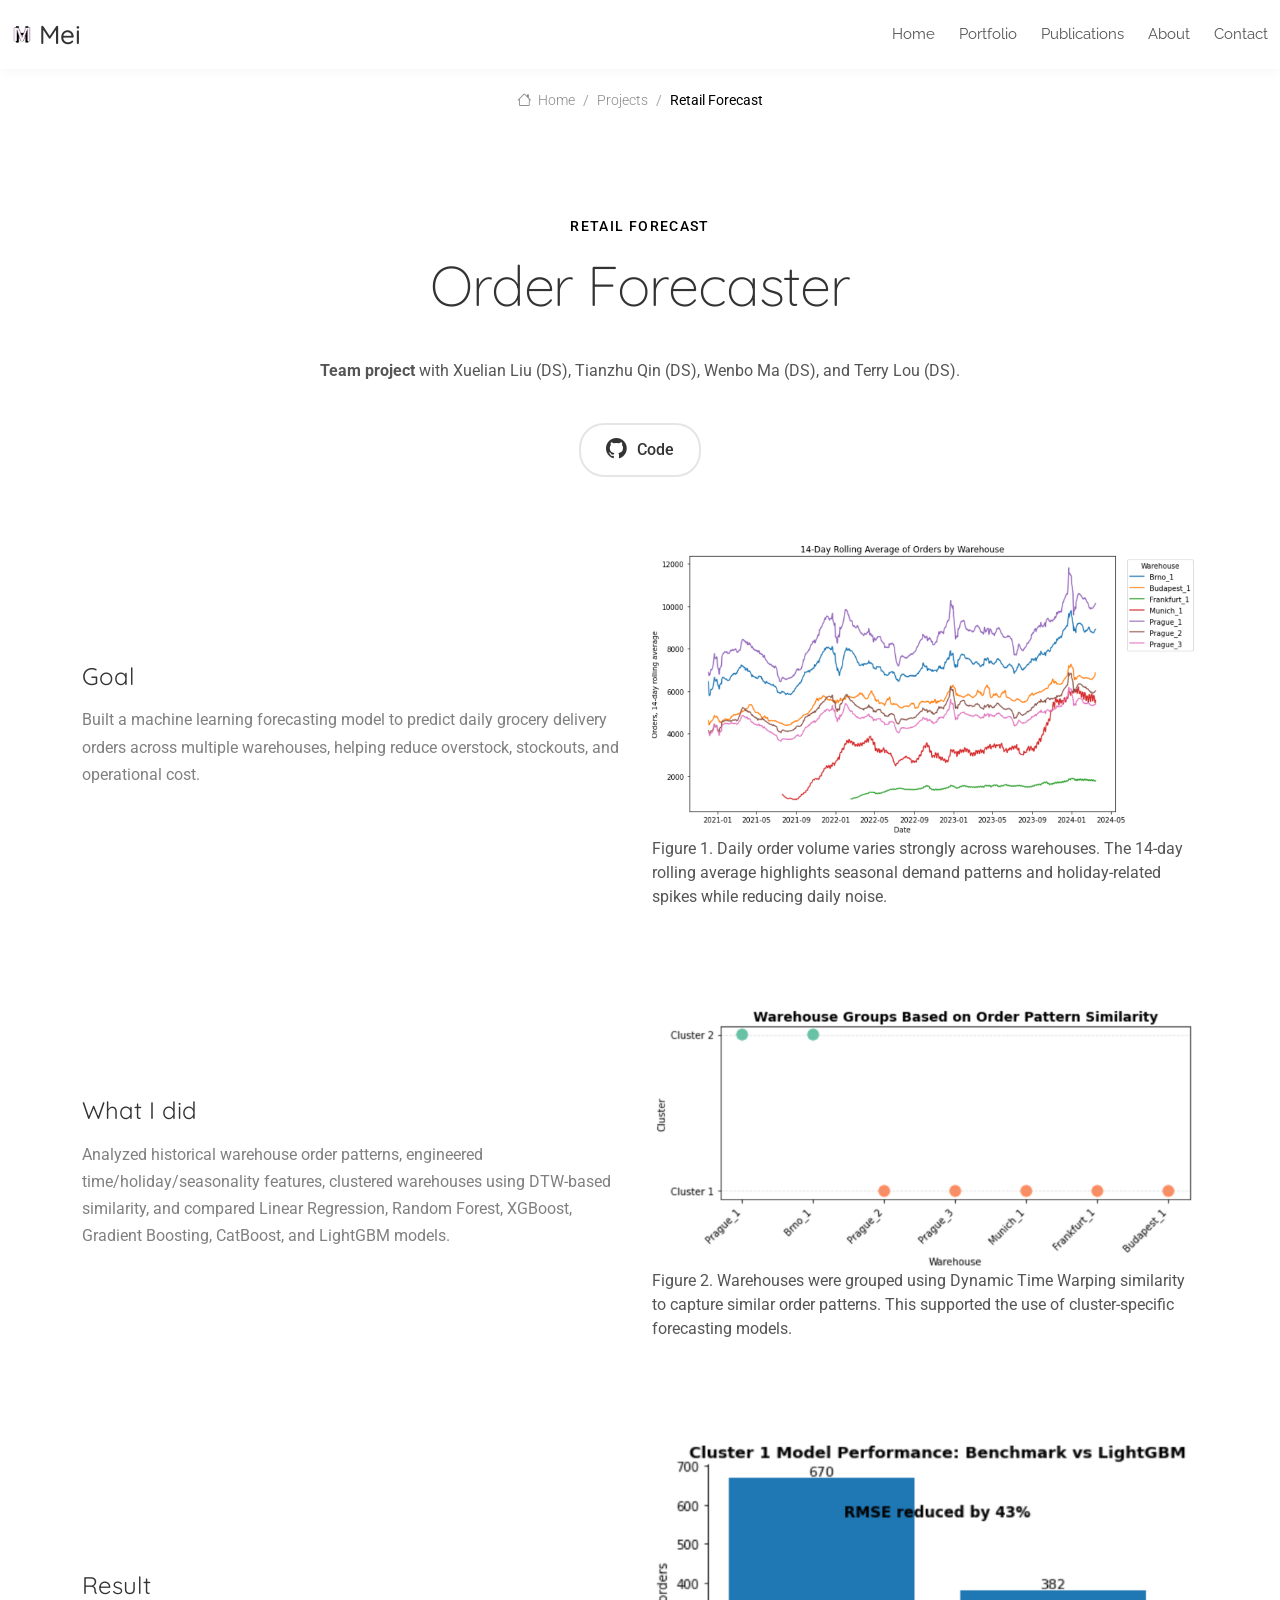
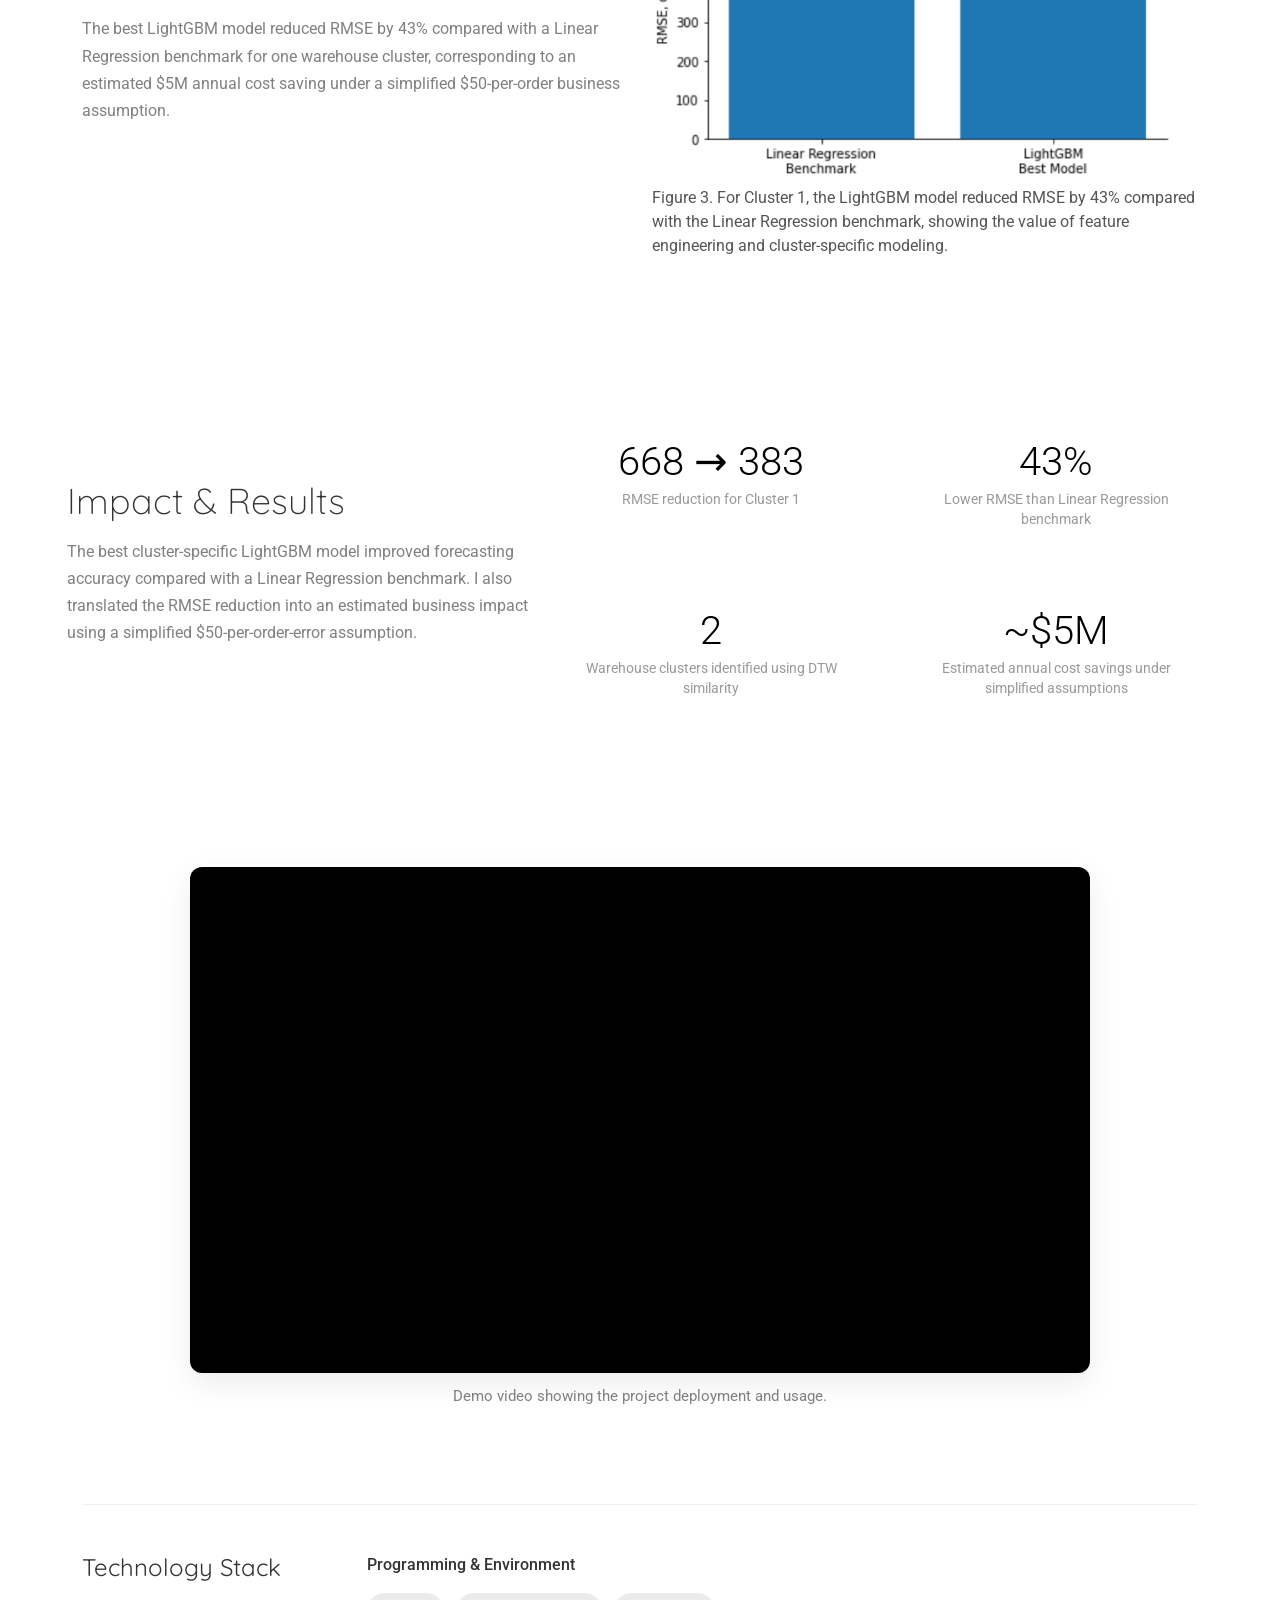
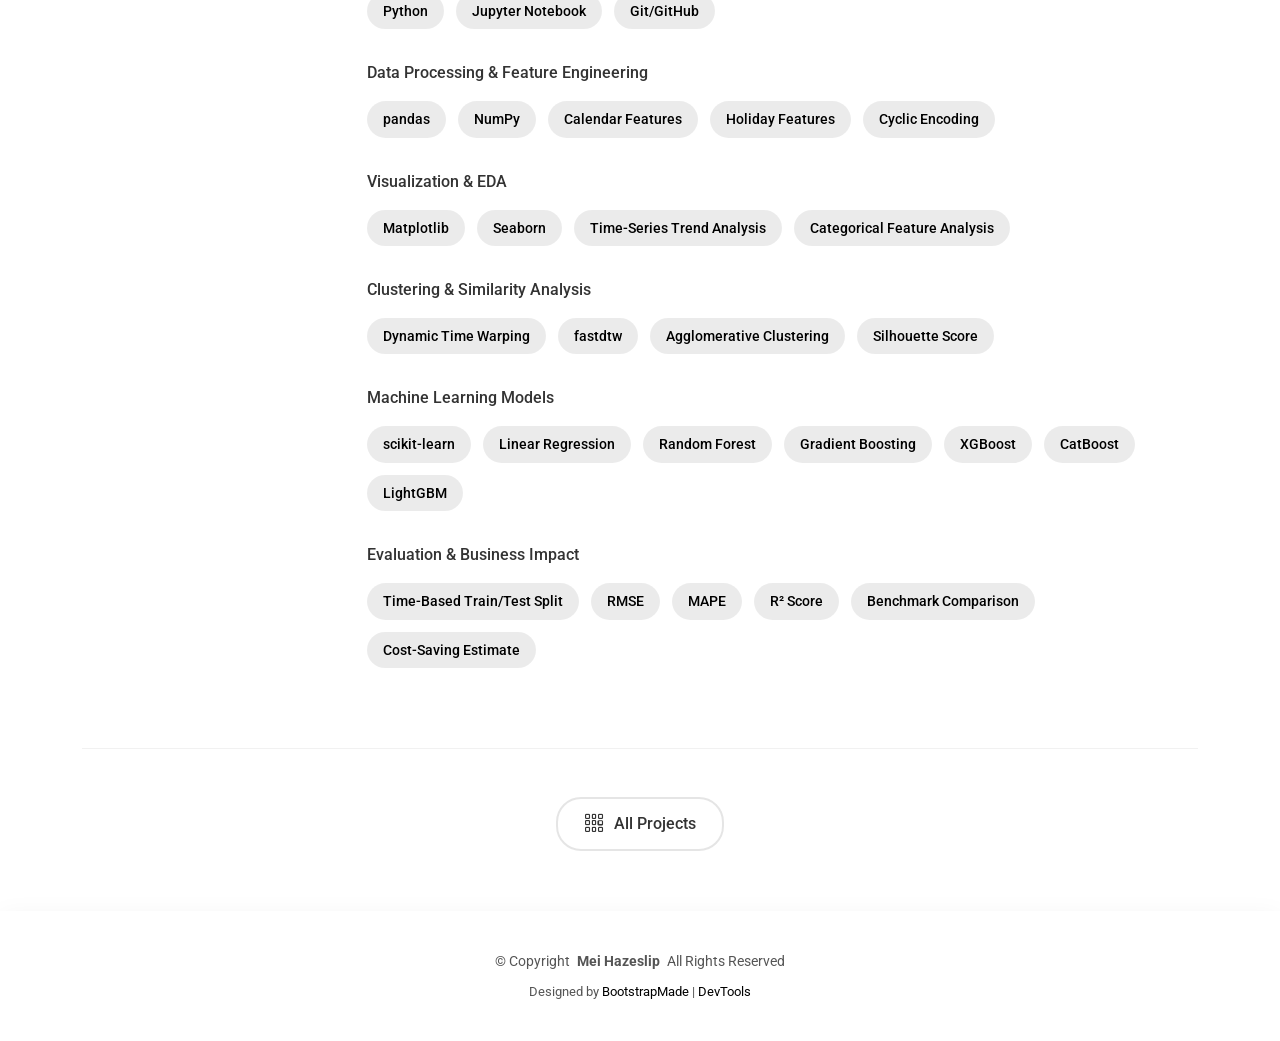
<file: order-forecaster.html>
<!DOCTYPE html>
<html lang="en">

<head>
  <meta charset="utf-8">
  <meta content="width=device-width, initial-scale=1.0" name="viewport">
  <title>Portfolio Details - Mei Hazeslip</title>
  <meta name="description" content="">
  <meta name="keywords" content="">

  <!-- Favicons -->
  <link href="assets/img/favicon-mei.png" rel="icon">
  <link href="assets/img/favicon-mei.png" rel="apple-touch-icon">

  <!-- Fonts -->
  <link href="https://fonts.googleapis.com" rel="preconnect">
  <link href="https://fonts.gstatic.com" rel="preconnect" crossorigin>
  <link href="https://fonts.googleapis.com/css2?family=Roboto:ital,wght@0,100;0,300;0,400;0,500;0,700;0,900;1,100;1,300;1,400;1,500;1,700;1,900&family=Raleway:ital,wght@0,100;0,200;0,300;0,400;0,500;0,600;0,700;0,800;0,900;1,100;1,200;1,300;1,400;1,500;1,600;1,700;1,800;1,900&family=Quicksand:wght@300;400;500;600;700&display=swap" rel="stylesheet">

  <!-- Vendor CSS Files -->
  <link href="assets/vendor/bootstrap/css/bootstrap.min.css" rel="stylesheet">
  <link href="assets/vendor/bootstrap-icons/bootstrap-icons.css" rel="stylesheet">
  <link href="assets/vendor/aos/aos.css" rel="stylesheet">
  <link href="assets/vendor/glightbox/css/glightbox.min.css" rel="stylesheet">
  <link href="assets/vendor/swiper/swiper-bundle.min.css" rel="stylesheet">

  <!-- Main CSS File -->
  <link href="assets/css/main.css" rel="stylesheet">

  <!-- =======================================================
  * Template Name: MinimalFolio
  * Template URL: https://bootstrapmade.com/minimalfolio-bootstrap-portfolio-template/
  * Updated: Aug 05 2025 with Bootstrap v5.3.7
  * Author: BootstrapMade.com
  * License: https://bootstrapmade.com/license/
  ======================================================== -->
</head>

<body class="portfolio-details-page">
  <header id="header" class="header d-flex align-items-center">
    <div class="container-fluid position-relative d-flex align-items-center justify-content-between">

      <a href="index.html" class="logo d-flex align-items-center">
        <!-- Uncomment the line below if you also wish to use an image logo -->
        <img src="assets/img/favicon-mei.png" alt="">
        <h1 class="sitename">Mei</h1>
      </a>

      <nav id="navmenu" class="navmenu">
        <ul>
          <li><a href="index.html">Home</a></li>
          <li><a href="index.html#portfolio">Portfolio</a></li>
          <li><a href="publications.html">Publications</a></li>
          <li><a href="index.html#about">About</a></li>
          <li><a href="index.html#contact">Contact</a></li>
        </ul>
        <i class="mobile-nav-toggle d-xl-none bi bi-list"></i>
      </nav>

    </div>
  </header>

  <main class="main">

    <!-- Page Title -->
    <div class="page-title">
      <div class="breadcrumbs">
        <nav aria-label="breadcrumb">
          <ol class="breadcrumb">
            <li class="breadcrumb-item"><a href="index.html"><i class="bi bi-house"></i> Home</a></li>
            <li class="breadcrumb-item"><a href="index.html#portfolio">Projects</a></li>
            <li class="breadcrumb-item active current">Retail Forecast</li>
          </ol>
        </nav>
      </div>
    </div><!-- End Page Title -->

    <!-- Portfolio Details Section -->
    <section id="portfolio-details" class="portfolio-details section">

      <div class="container" data-aos="fade-up" data-aos-delay="100">

        <div class="project-hero">
          <div class="hero-content" data-aos="fade-up">
            <div class="project-category">Retail Forecast</div>
            <h1 class="project-title">Order Forecaster</h1>
          </div>
        </div>

        <div class="top-project-actions" data-aos="fade-up" data-aos-delay="100">
          <p class="project-meta">
            <strong>Team project</strong> with Xuelian Liu (DS), Tianzhu Qin (DS), Wenbo Ma (DS), and Terry Lou (DS).
          </p>
        </div>

        <div class="top-project-actions" data-aos="fade-up" data-aos-delay="100">
          <a href="https://github.com/mei-hazeslip/Order-Forecaster"
            class="project-button code-link"
            target="_blank"
            rel="noopener noreferrer">
            <i class="bi bi-github"></i>
            <span>Code</span>
          </a>
        </div>

      

        

        <div class="content-section data-section" data-aos="fade-up" data-aos-delay="100">
          <div class="row align-items-center">

            <div class="col-lg-6">
              <div class="data-text">
                <h3>Goal</h3>
                  <p>
                    Built a machine learning forecasting model to predict daily grocery delivery orders across multiple warehouses, helping reduce overstock, stockouts, and operational cost.
                  </p>
              </div>
            </div>

            <div class="col-lg-6">
              <figure class="data-figure">
                <img src="assets/img/portfolio/order_14-day-rolling-avg.png" alt="Figure 1: rolling average" class="img-fluid">
                <figcaption>
                  Figure 1. Daily order volume varies strongly across warehouses. The 14-day rolling average highlights seasonal demand patterns and holiday-related spikes while reducing daily noise.
                </figcaption>
              </figure>
            </div>

          </div>
        </div>


        
        <div class="content-section data-section" data-aos="fade-up" data-aos-delay="100">
          <div class="row align-items-center">

            <div class="col-lg-6">
              <div class="data-text">
                <h3>What I did</h3>
                <p>
                  Analyzed historical warehouse order patterns, engineered time/holiday/seasonality features, clustered warehouses using DTW-based similarity, and compared Linear Regression, Random Forest, XGBoost, Gradient Boosting, CatBoost, and LightGBM models.
                </p>
              </div>
            </div>
            
            <div class="col-lg-6">
              <figure class="data-figure">
                <img src="assets/img/portfolio/order_dtw_group.png" alt="Figure 2: Warehouse Groups" class="img-fluid">
                <figcaption>
                  Figure 2. Warehouses were grouped using Dynamic Time Warping similarity to capture similar order patterns. This supported the use of cluster-specific forecasting models.
                </figcaption>
              </figure>
            </div>


          </div>
        </div>


        <div class="content-section data-section" data-aos="fade-up" data-aos-delay="100">
          <div class="row align-items-center">
            <div class="col-lg-6">
              <div class="data-text">
                <h3>Result</h3>
                  <p>
                    The best LightGBM model reduced RMSE by 43% compared with a Linear Regression benchmark for one warehouse cluster, corresponding to an estimated $5M annual cost saving under a simplified $50-per-order business assumption.
                  </p>
              </div>
            </div>
            <div class="col-lg-6">
              <figure class="data-figure">
                <img src="assets/img/portfolio/order_cluster1.png" alt="Figure 3: Cluster 1 Forecasting" class="img-fluid">
                <figcaption>
                  Figure 3. For Cluster 1, the LightGBM model reduced RMSE by 43% compared with the Linear Regression benchmark, showing the value of feature engineering and cluster-specific modeling.
                </figcaption>
              </figure>
            </div>
          </div>
        </div>


        <div class="metrics-showcase" data-aos="fade-up" data-aos-delay="100">
          <div class="row align-items-center">
            <div class="col-lg-5">
              <div class="metrics-content">
                <h3>Impact &amp; Results</h3>
                <p>
                  The best cluster-specific LightGBM model improved forecasting accuracy compared with a Linear Regression benchmark.
                  I also translated the RMSE reduction into an estimated business impact using a simplified $50-per-order-error assumption.
                </p>
              </div>
            </div>

            <div class="col-lg-7">
              <div class="metrics-grid">
                <div class="metric-item" data-aos="fade-up" data-aos-delay="200">
                  <div class="metric-number">668 → 383</div>
                  <div class="metric-label">RMSE reduction for Cluster 1</div>
                </div>

                <div class="metric-item" data-aos="fade-up" data-aos-delay="250">
                  <div class="metric-number">43%</div>
                  <div class="metric-label">Lower RMSE than Linear Regression benchmark</div>
                </div>

                <div class="metric-item" data-aos="fade-up" data-aos-delay="300">
                  <div class="metric-number">2</div>
                  <div class="metric-label">Warehouse clusters identified using DTW similarity</div>
                </div>

                <div class="metric-item" data-aos="fade-up" data-aos-delay="350">
                  <div class="metric-number">~$5M</div>
                  <div class="metric-label">Estimated annual cost savings under simplified assumptions</div>
                </div>
              </div>
            </div>
          </div>
        </div>

        
        <div class="content-section video-section" data-aos="fade-up" data-aos-delay="100">
          <div class="row justify-content-center">
            <div class="col-lg-10">
              <div class="project-video-wrapper youtube-video">
                <iframe
                  src="https://www.youtube.com/embed/rMaUmNbSMAQ"
                  title="Project demo video"
                  allow="accelerometer; autoplay; clipboard-write; encrypted-media; gyroscope; picture-in-picture; web-share"
                  referrerpolicy="strict-origin-when-cross-origin"
                  allowfullscreen>
                </iframe>
              </div>

              <p class="video-caption">
                Demo video showing the project deployment and usage.
              </p>

            </div>
          </div>
        </div>


        <div class="technology-stack" data-aos="fade-up" data-aos-delay="100">
          <div class="row">
            <div class="col-lg-3">
              <h3>Technology Stack</h3>
            </div>

            <div class="col-lg-9">
              <div class="tech-categories">

                <div class="tech-category" data-aos="fade-up" data-aos-delay="150">
                  <div class="category-title">Programming &amp; Environment</div>
                  <div class="tech-list">
                    <span class="tech-item">Python</span>
                    <span class="tech-item">Jupyter Notebook</span>
                    <span class="tech-item">Git/GitHub</span>
                  </div>
                </div>

                <div class="tech-category" data-aos="fade-up" data-aos-delay="200">
                  <div class="category-title">Data Processing &amp; Feature Engineering</div>
                  <div class="tech-list">
                    <span class="tech-item">pandas</span>
                    <span class="tech-item">NumPy</span>
                    <span class="tech-item">Calendar Features</span>
                    <span class="tech-item">Holiday Features</span>
                    <span class="tech-item">Cyclic Encoding</span>
                  </div>
                </div>

                <div class="tech-category" data-aos="fade-up" data-aos-delay="250">
                  <div class="category-title">Visualization &amp; EDA</div>
                  <div class="tech-list">
                    <span class="tech-item">Matplotlib</span>
                    <span class="tech-item">Seaborn</span>
                    <span class="tech-item">Time-Series Trend Analysis</span>
                    <span class="tech-item">Categorical Feature Analysis</span>
                  </div>
                </div>

                <div class="tech-category" data-aos="fade-up" data-aos-delay="300">
                  <div class="category-title">Clustering &amp; Similarity Analysis</div>
                  <div class="tech-list">
                    <span class="tech-item">Dynamic Time Warping</span>
                    <span class="tech-item">fastdtw</span>
                    <span class="tech-item">Agglomerative Clustering</span>
                    <span class="tech-item">Silhouette Score</span>
                  </div>
                </div>

                <div class="tech-category" data-aos="fade-up" data-aos-delay="350">
                  <div class="category-title">Machine Learning Models</div>
                  <div class="tech-list">
                    <span class="tech-item">scikit-learn</span>
                    <span class="tech-item">Linear Regression</span>
                    <span class="tech-item">Random Forest</span>
                    <span class="tech-item">Gradient Boosting</span>
                    <span class="tech-item">XGBoost</span>
                    <span class="tech-item">CatBoost</span>
                    <span class="tech-item">LightGBM</span>
                  </div>
                </div>

                <div class="tech-category" data-aos="fade-up" data-aos-delay="400">
                  <div class="category-title">Evaluation &amp; Business Impact</div>
                  <div class="tech-list">
                    <span class="tech-item">Time-Based Train/Test Split</span>
                    <span class="tech-item">RMSE</span>
                    <span class="tech-item">MAPE</span>
                    <span class="tech-item">R² Score</span>
                    <span class="tech-item">Benchmark Comparison</span>
                    <span class="tech-item">Cost-Saving Estimate</span>
                  </div>
                </div>

              </div>
            </div>
          </div>
        </div>

        <div class="project-footer" data-aos="fade-up" data-aos-delay="200">
          <div class="footer-navigation project-action-links">

            <a href="index.html#portfolio" class="project-button all-projects">
              <i class="bi bi-grid-3x3-gap"></i>
              <span>All Projects</span>
            </a>

          </div>
        </div>

      </div>
    </section><!-- /Portfolio Details Section -->

  </main>

  <footer id="footer" class="footer">

    <div class="container">
      <div class="copyright text-center ">
        <p>© <span>Copyright</span> <strong class="px-1 sitename">Mei Hazeslip</strong> <span>All Rights Reserved</span></p>
      </div>
      <div class="credits">
        <!-- All the links in the footer should remain intact. -->
        <!-- You can delete the links only if you've purchased the pro version. -->
        <!-- Licensing information: https://bootstrapmade.com/license/ -->
        <!-- Purchase the pro version with working PHP/AJAX contact form: [buy-url] -->
        Designed by <a href="https://bootstrapmade.com/">BootstrapMade</a> | <a href="https://bootstrapmade.com/tools/">DevTools</a>
      </div>
    </div>

  </footer>

  <!-- Scroll Top -->
  <a href="#" id="scroll-top" class="scroll-top d-flex align-items-center justify-content-center"><i class="bi bi-arrow-up-short"></i></a>

  <!-- Preloader -->
  <div id="preloader">
    <div></div>
    <div></div>
    <div></div>
    <div></div>
  </div>

  <!-- Vendor JS Files -->
  <script src="assets/vendor/bootstrap/js/bootstrap.bundle.min.js"></script>
  <script src="assets/vendor/php-email-form/validate.js"></script>
  <script src="assets/vendor/aos/aos.js"></script>
  <script src="assets/vendor/typed.js/typed.umd.js"></script>
  <script src="assets/vendor/waypoints/noframework.waypoints.js"></script>
  <script src="assets/vendor/imagesloaded/imagesloaded.pkgd.min.js"></script>
  <script src="assets/vendor/isotope-layout/isotope.pkgd.min.js"></script>
  <script src="assets/vendor/glightbox/js/glightbox.min.js"></script>
  <script src="assets/vendor/swiper/swiper-bundle.min.js"></script>

  <!-- Main JS File -->
  <script src="assets/js/main.js"></script>

</body>

</html>
</file>
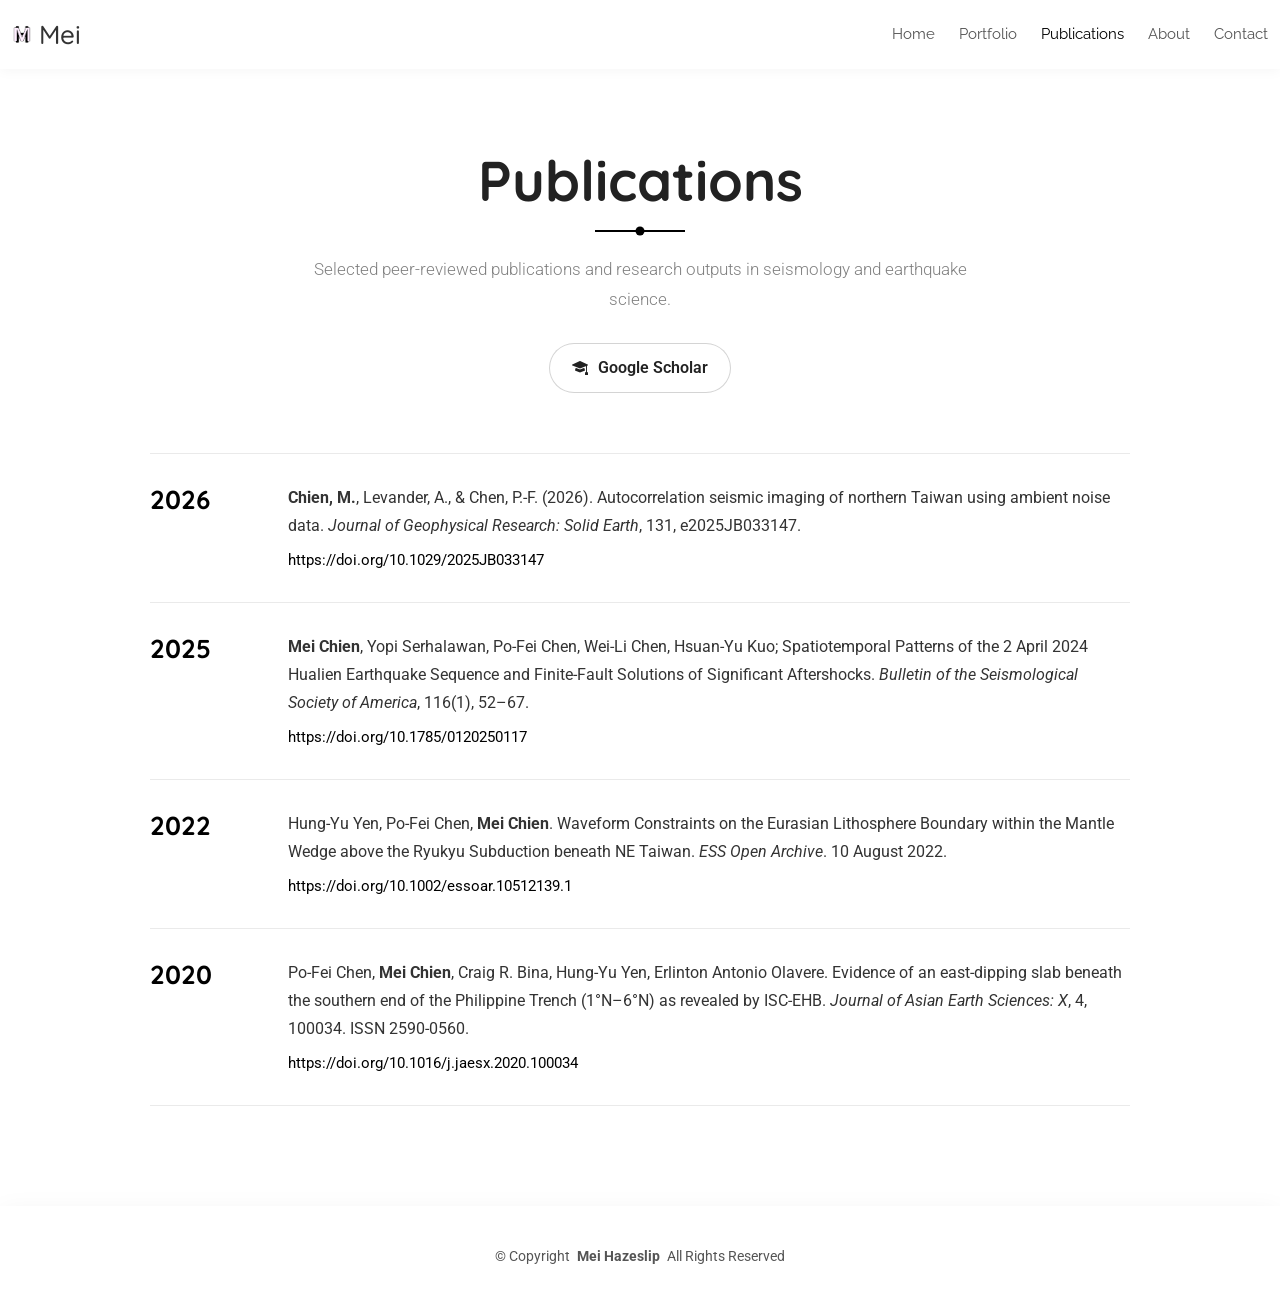
<file: publications.html>
<!DOCTYPE html>
<html lang="en">

<head>
  <meta charset="utf-8">
  <meta content="width=device-width, initial-scale=1.0" name="viewport">
  <title>Publications | Mei</title>
  <meta name="description" content="Publications by Mei Chien Hazeslip">
  <meta name="keywords" content="Mei Chien, publications, seismology, data science">

  <link href="assets/img/favicon-mei.png" rel="icon">
  <link href="assets/img/favicon-mei.png" rel="apple-touch-icon">

  <link href="https://fonts.googleapis.com" rel="preconnect">
  <link href="https://fonts.gstatic.com" rel="preconnect" crossorigin>
  <link href="https://fonts.googleapis.com/css2?family=Roboto:ital,wght@0,100;0,300;0,400;0,500;0,700;0,900;1,100;1,300;1,400;1,500;1,700;1,900&family=Raleway:ital,wght@0,100;0,200;0,300;0,400;0,500;0,600;0,700;0,800;0,900&family=Quicksand:wght@300;400;500;600;700&display=swap" rel="stylesheet">

  <link href="assets/vendor/bootstrap/css/bootstrap.min.css" rel="stylesheet">
  <link href="assets/vendor/bootstrap-icons/bootstrap-icons.css" rel="stylesheet">
  <link href="assets/vendor/aos/aos.css" rel="stylesheet">
  <link href="assets/vendor/glightbox/css/glightbox.min.css" rel="stylesheet">
  <link href="assets/vendor/swiper/swiper-bundle.min.css" rel="stylesheet">
  <link href="assets/css/main.css" rel="stylesheet">
</head>

<body class="publications-page">
  <header id="header" class="header d-flex align-items-center">
    <div class="container-fluid position-relative d-flex align-items-center justify-content-between">

      <a href="index.html" class="logo d-flex align-items-center">
        <img src="assets/img/favicon-mei.png" alt="">
        <h1 class="sitename">Mei</h1>
      </a>

      <nav id="navmenu" class="navmenu">
        <ul>
          <li><a href="index.html">Home</a></li>
          <li><a href="index.html#portfolio">Portfolio</a></li>
          <li><a href="publications.html" class="active">Publications</a></li>
          <li><a href="index.html#about">About</a></li>
          <li><a href="index.html#contact">Contact</a></li>
        </ul>
        <i class="mobile-nav-toggle d-xl-none bi bi-list"></i>
      </nav>

    </div>
  </header>

  <main class="main">
    <section class="publications-hero section">
      <div class="container text-center">
        <h1>Publications</h1>
        <div class="section-divider publications-divider mx-auto"></div>
        <p class="lead mx-auto">
          Selected peer-reviewed publications and research outputs in seismology and earthquake science.
        </p>
        <a class="scholar-button" href="https://scholar.google.com/citations?user=LyfPsKEAAAAJ&hl=en" target="_blank" rel="noopener noreferrer">
          <i class="bi bi-mortarboard-fill"></i>
          Google Scholar
        </a>
      </div>
    </section>

    <section class="publications-list-section section">
      <div class="container">
        <div class="publications-list">

          <article class="publication-item">
            <div class="publication-year">2026</div>
            <div class="publication-text">
              <p><strong>Chien, M.</strong>, Levander, A., &amp; Chen, P.-F. (2026). Autocorrelation seismic imaging of northern Taiwan using ambient noise data. <em>Journal of Geophysical Research: Solid Earth</em>, 131, e2025JB033147.</p>
              <a href="https://doi.org/10.1029/2025JB033147" target="_blank" rel="noopener noreferrer">https://doi.org/10.1029/2025JB033147</a>
            </div>
          </article>

          <article class="publication-item">
            <div class="publication-year">2025</div>
            <div class="publication-text">
              <p><strong>Mei Chien</strong>, Yopi Serhalawan, Po‐Fei Chen, Wei‐Li Chen, Hsuan‐Yu Kuo; Spatiotemporal Patterns of the 2 April 2024 Hualien Earthquake Sequence and Finite‐Fault Solutions of Significant Aftershocks. <em>Bulletin of the Seismological Society of America</em>, 116(1), 52–67.</p>
              <a href="https://doi.org/10.1785/0120250117" target="_blank" rel="noopener noreferrer">https://doi.org/10.1785/0120250117</a>
            </div>
          </article>

          <article class="publication-item">
            <div class="publication-year">2022</div>
            <div class="publication-text">
              <p>Hung-Yu Yen, Po-Fei Chen, <strong>Mei Chien</strong>. Waveform Constraints on the Eurasian Lithosphere Boundary within the Mantle Wedge above the Ryukyu Subduction beneath NE Taiwan. <em>ESS Open Archive</em>. 10 August 2022.</p>
              <a href="https://doi.org/10.1002/essoar.10512139.1" target="_blank" rel="noopener noreferrer">https://doi.org/10.1002/essoar.10512139.1</a>
            </div>
          </article>

          <article class="publication-item">
            <div class="publication-year">2020</div>
            <div class="publication-text">
              <p>Po-Fei Chen, <strong>Mei Chien</strong>, Craig R. Bina, Hung-Yu Yen, Erlinton Antonio Olavere. Evidence of an east-dipping slab beneath the southern end of the Philippine Trench (1°N–6°N) as revealed by ISC-EHB. <em>Journal of Asian Earth Sciences: X</em>, 4, 100034. ISSN 2590-0560.</p>
              <a href="https://doi.org/10.1016/j.jaesx.2020.100034" target="_blank" rel="noopener noreferrer">https://doi.org/10.1016/j.jaesx.2020.100034</a>
            </div>
          </article>

        </div>
      </div>
    </section>
  </main>

  <footer id="footer" class="footer">
    <div class="container">
      <div class="copyright text-center ">
        <p>© <span>Copyright</span> <strong class="px-1 sitename">Mei Hazeslip</strong> <span>All Rights Reserved</span></p>
      </div>
    </div>
  </footer>

  <a href="#" id="scroll-top" class="scroll-top d-flex align-items-center justify-content-center"><i class="bi bi-arrow-up-short"></i></a>

  <script src="assets/vendor/bootstrap/js/bootstrap.bundle.min.js"></script>
  <script src="assets/vendor/aos/aos.js"></script>
  <script src="assets/vendor/glightbox/js/glightbox.min.js"></script>
  <script src="assets/vendor/swiper/swiper-bundle.min.js"></script>
  <script src="assets/js/main.js"></script>
</body>

</html>
</file>
<file: assets/css/main.css>
/**
* Template Name: MinimalFolio
* Template URL: https://bootstrapmade.com/minimalfolio-bootstrap-portfolio-template/
* Updated: Aug 05 2025 with Bootstrap v5.3.7
* Author: BootstrapMade.com
* License: https://bootstrapmade.com/license/
*/

/*--------------------------------------------------------------
# Font & Color Variables
# Help: https://bootstrapmade.com/color-system/
--------------------------------------------------------------*/
/* Fonts */
:root {
  --default-font: "Roboto",  system-ui, -apple-system, "Segoe UI", Roboto, "Helvetica Neue", Arial, "Noto Sans", "Liberation Sans", sans-serif, "Apple Color Emoji", "Segoe UI Emoji", "Segoe UI Symbol", "Noto Color Emoji";
  --heading-font: "Quicksand",  sans-serif;
  --nav-font: "Raleway",  sans-serif;
}

/* Global Colors - The following color variables are used throughout the website. Updating them here will change the color scheme of the entire website */
:root { 
  --background-color: #ffffff; /* Background color for the entire website, including individual sections */
  --default-color: #555555; /* Default color used for the majority of the text content across the entire website */
  --heading-color: #333333; /* Color for headings, subheadings and title throughout the website */
  --accent-color: #000000; /* Accent color that represents your brand on the website. It's used for buttons, links, and other elements that need to stand out */
  --surface-color: #ffffff; /* The surface color is used as a background of boxed elements within sections, such as cards, icon boxes, or other elements that require a visual separation from the global background. */
  --contrast-color: #ffffff; /* Contrast color for text, ensuring readability against backgrounds of accent, heading, or default colors. */
}

/* Nav Menu Colors - The following color variables are used specifically for the navigation menu. They are separate from the global colors to allow for more customization options */
:root {
  --nav-color: #555555;  /* The default color of the main navmenu links */
  --nav-hover-color: #000000; /* Applied to main navmenu links when they are hovered over or active */
  --nav-mobile-background-color: #fafafa; /* Used as the background color for mobile navigation menu */
  --nav-dropdown-background-color: #ffffff; /* Used as the background color for dropdown items that appear when hovering over primary navigation items */
  --nav-dropdown-color: #8f8f8f; /* Used for navigation links of the dropdown items in the navigation menu. */
  --nav-dropdown-hover-color: #000000; /* Similar to --nav-hover-color, this color is applied to dropdown navigation links when they are hovered over. */
}

/* Color Presets - These classes override global colors when applied to any section or element, providing reuse of the sam color scheme. */

.light-background {
  --background-color: #fafafa;
  --surface-color: #ffffff;
}

.dark-background {
  --background-color: #060606;
  --default-color: #ffffff;
  --heading-color: #ffffff;
  --surface-color: #252525;
  --contrast-color: #ffffff;
}

/* Smooth scroll */
:root {
  scroll-behavior: smooth;
}

/*--------------------------------------------------------------
# General Styling & Shared Classes
--------------------------------------------------------------*/
body {
  color: var(--default-color);
  background-color: var(--background-color);
  font-family: var(--default-font);
}

a {
  color: var(--accent-color);
  text-decoration: none;
  transition: 0.3s;
}

a:hover {
  color: color-mix(in srgb, var(--accent-color), transparent 25%);
  text-decoration: none;
}

h1,
h2,
h3,
h4,
h5,
h6 {
  color: var(--heading-color);
  font-family: var(--heading-font);
}

/* PHP Email Form Messages
------------------------------*/
.php-email-form .error-message {
  display: none;
  background: #df1529;
  color: #ffffff;
  text-align: left;
  padding: 15px;
  margin-bottom: 24px;
  font-weight: 600;
}

.php-email-form .sent-message {
  display: none;
  color: #ffffff;
  background: #059652;
  text-align: center;
  padding: 15px;
  margin-bottom: 24px;
  font-weight: 600;
}

.php-email-form .loading {
  display: none;
  background: var(--surface-color);
  text-align: center;
  padding: 15px;
  margin-bottom: 24px;
}

.php-email-form .loading:before {
  content: "";
  display: inline-block;
  border-radius: 50%;
  width: 24px;
  height: 24px;
  margin: 0 10px -6px 0;
  border: 3px solid var(--accent-color);
  border-top-color: var(--surface-color);
  animation: php-email-form-loading 1s linear infinite;
}

@keyframes php-email-form-loading {
  0% {
    transform: rotate(0deg);
  }

  100% {
    transform: rotate(360deg);
  }
}

/*--------------------------------------------------------------
# Global Header
--------------------------------------------------------------*/
.header {
  --background-color: #ffffff;
  color: var(--default-color);
  background-color: var(--background-color);
  padding: 15px 0;
  transition: all 0.5s;
  z-index: 997;

  position: fixed !important;
  top: 0;
  left: 0;
  width: 100%;
  box-shadow: 0 2px 12px rgba(0, 0, 0, 0.04);
}


.header .logo {
  line-height: 1;
}

.header .logo img {
  max-height: 32px;
  margin-right: 8px;
}

.header .logo h1 {
  font-size: 26px;
  margin: 0;
  font-weight: 500;
  color: var(--heading-color);
}

/*--------------------------------------------------------------
# Navigation Menu
--------------------------------------------------------------*/
.header .container-fluid {
  display: flex;
  align-items: center;
  justify-content: space-between;
}

.mobile-nav-toggle {
  display: none;
}

.navmenu {
  position: static;
  width: auto;
  overflow: visible;
  margin-left: auto;
  display: flex;
  align-items: center;
}

.navmenu ul {
  display: flex;
  flex-direction: row;
  align-items: center;
  gap: 28px;
  list-style: none;
  margin: 0;
  padding: 0;
  overflow: visible;
}

.navmenu li {
  position: static;
}

.navmenu a,
.navmenu a:focus {
  color: var(--nav-color);
  padding: 8px 0;
  font-family: var(--nav-font);
  font-size: 15px;
  font-weight: 400;
  display: inline-block;
  white-space: nowrap;
  transition: 0.3s;
}

.navmenu a:hover,
.navmenu .active,
.navmenu .active:focus {
  color: var(--nav-hover-color);
}

.navmenu .dropdown ul {
  display: none;
}

.mobile-nav-active {
  overflow: visible;
}

.mobile-nav-active .navmenu {
  position: static;
  right: auto;
  background: transparent;
}

/*--------------------------------------------------------------
# Global Footer
--------------------------------------------------------------*/
.footer {
  color: var(--default-color);
  background-color: var(--background-color);
  font-size: 14px;
  padding: 40px 0;
  position: relative;
  box-shadow: 0 5px 25px rgba(0, 0, 0, 0.05);
}

.footer .copyright p {
  margin-bottom: 0;
}

.footer .social-links {
  margin-top: 20px;
}

.footer .social-links a {
  display: flex;
  align-items: center;
  justify-content: center;
  width: 40px;
  height: 40px;
  border-radius: 50%;
  border: 1px solid color-mix(in srgb, var(--default-color), transparent 50%);
  font-size: 16px;
  color: color-mix(in srgb, var(--default-color), transparent 50%);
  margin: 0 5px;
  transition: 0.3s;
}

.footer .social-links a:hover {
  color: var(--accent-color);
  border-color: var(--accent-color);
}

.footer .credits {
  margin-top: 10px;
  font-size: 13px;
  text-align: center;
}

/*--------------------------------------------------------------
# Preloader
--------------------------------------------------------------*/
#preloader {
  position: fixed;
  inset: 0;
  z-index: 9999;
  overflow: hidden;
  background-color: var(--background-color);
  transition: all 0.6s ease-out;
  width: 100%;
  height: 100vh;
  display: flex;
  align-items: center;
  justify-content: center;
}

#preloader div {
  width: 13px;
  height: 13px;
  background-color: var(--accent-color);
  border-radius: 50%;
  animation-timing-function: cubic-bezier(0, 1, 1, 0);
  position: absolute;
  left: 50%;
}

#preloader div:nth-child(1) {
  left: calc(50% + 8px);
  animation: animate-preloader-1 0.6s infinite;
}

#preloader div:nth-child(2) {
  left: calc(50% + 8px);
  animation: animate-preloader-2 0.6s infinite;
}

#preloader div:nth-child(3) {
  left: calc(50% + 32px);
  animation: animate-preloader-2 0.6s infinite;
}

#preloader div:nth-child(4) {
  left: calc(50% + 56px);
  animation: animate-preloader-3 0.6s infinite;
}

@keyframes animate-preloader-1 {
  0% {
    transform: scale(0);
  }

  100% {
    transform: scale(1);
  }
}

@keyframes animate-preloader-3 {
  0% {
    transform: scale(1);
  }

  100% {
    transform: scale(0);
  }
}

@keyframes animate-preloader-2 {
  0% {
    transform: translate(0, 0);
  }

  100% {
    transform: translate(24px, 0);
  }
}

/*--------------------------------------------------------------
# Scroll Top Button
--------------------------------------------------------------*/
.scroll-top {
  position: fixed;
  visibility: hidden;
  opacity: 0;
  right: 15px;
  bottom: 15px;
  z-index: 99999;
  background-color: var(--accent-color);
  width: 40px;
  height: 40px;
  border-radius: 4px;
  transition: all 0.4s;
}

.scroll-top i {
  font-size: 24px;
  color: var(--contrast-color);
  line-height: 0;
}

.scroll-top:hover {
  background-color: color-mix(in srgb, var(--accent-color), transparent 20%);
  color: var(--contrast-color);
}

.scroll-top.active {
  visibility: visible;
  opacity: 1;
}

/*--------------------------------------------------------------
# Disable aos animation delay on mobile devices
--------------------------------------------------------------*/
@media screen and (max-width: 768px) {
  [data-aos-delay] {
    transition-delay: 0 !important;
  }
}

/*--------------------------------------------------------------
# Global Page Titles & Breadcrumbs
--------------------------------------------------------------*/
.page-title {
  text-align: center;
  padding: 20px 0;
}

.page-title .breadcrumbs {
  margin-bottom: 1.5rem;
}

.page-title .breadcrumbs .breadcrumb {
  justify-content: center;
  margin: 0;
  padding: 0;
  background: none;
}

.page-title .breadcrumbs .breadcrumb .breadcrumb-item {
  font-size: 0.9rem;
  color: color-mix(in srgb, var(--default-color), transparent 30%);
}

.page-title .breadcrumbs .breadcrumb .breadcrumb-item.active {
  color: var(--accent-color);
}

.page-title .breadcrumbs .breadcrumb .breadcrumb-item a {
  color: inherit;
  text-decoration: none;
  transition: color 0.3s ease;
  font-weight: 300;
}

.page-title .breadcrumbs .breadcrumb .breadcrumb-item a:hover {
  color: var(--accent-color);
}

.page-title .breadcrumbs .breadcrumb .breadcrumb-item a i {
  font-size: 0.9rem;
  margin-right: 0.2rem;
}

.page-title .breadcrumbs .breadcrumb .breadcrumb-item+.breadcrumb-item::before {
  color: color-mix(in srgb, var(--default-color), transparent 50%);
}

.page-title .title-wrapper {
  max-width: 800px;
  margin: 0 auto;
  padding: 1rem 0;
}

.page-title .title-wrapper h1 {
  font-size: 2.5rem;
  margin-bottom: 1rem;
  font-weight: 400;
  color: var(--heading-color);
}

.page-title .title-wrapper p {
  font-size: 1.1rem;
  color: color-mix(in srgb, var(--default-color), transparent 20%);
  margin: 0;
  line-height: 1.6;
}

@media (max-width: 768px) {
  .page-title .title-wrapper h1 {
    font-size: 2rem;
  }

  .page-title .title-wrapper p {
    font-size: 1rem;
  }
}

@media (max-width: 576px) {
  .page-title .title-wrapper h1 {
    font-size: 1.75rem;
  }
}

/*--------------------------------------------------------------
# Global Sections
--------------------------------------------------------------*/
section,
.section {
  color: var(--default-color);
  background-color: var(--background-color);
  padding: 60px 0;
  overflow: clip;
}

/*--------------------------------------------------------------
# Global Section Titles
--------------------------------------------------------------*/
.section-title {
  text-align: center;
  padding-bottom: 60px;
  position: relative;
}

.section-title h2 {
  font-size: 32px;
  font-weight: 400;
  margin-bottom: 15px;
}

.section-title p {
  margin-bottom: 0;
  font-size: 14px;
  font-weight: 300;
}

/*--------------------------------------------------------------
# Hero Section
--------------------------------------------------------------*/
.hero {
  padding-top: 60px;
  min-height: 100vh;
  display: flex;
  align-items: center;
  padding-bottom: 120px;
  /* Typographic system for hero */
  /* CTAs */
  /* Meta row */
  /* Portrait block */
  /* Gentle section visual calm */
  /* Spacing rhythm */
  /* Subtle parallax simulation for large screens */
  /* Responsive refinements */
}

.hero .intro .eyebrow .dot {
  width: 8px;
  height: 8px;
  border-radius: 50%;
  background: var(--accent-color);
  flex: 0 0 auto;
}

.hero .intro .eyebrow .text {
  font-family: var(--nav-font);
  font-size: 14px;
  letter-spacing: 0.12em;
  text-transform: uppercase;
  color: color-mix(in srgb, var(--default-color), transparent 30%);
}

.hero .intro .display-heading {
  font-family: var(--heading-font);
  font-weight: 300;
  font-size: clamp(36px, 5vw, 56px);
  line-height: 1.15;
  letter-spacing: -0.02em;
  margin-bottom: 10px;
}

.hero .intro .lead {
  font-size: 18px;
  line-height: 1.8;
  color: color-mix(in srgb, var(--default-color), transparent 10%);
  max-width: 58ch;
}

.hero .btn-ghost {
  --_border: color-mix(in srgb, var(--default-color), transparent 80%);
  --_hover: color-mix(in srgb, var(--accent-color), transparent 85%);
  border: 1px solid var(--_border);
  color: var(--default-color);
  background-color: var(--surface-color);
  padding: 10px 18px;
  border-radius: 8px;
  transition: all 0.3s ease-in-out;
}

.hero .btn-ghost:hover,
.hero .btn-ghost:focus {
  border-color: var(--accent-color);
  color: var(--accent-color);
  box-shadow: 0 6px 20px color-mix(in srgb, var(--accent-color), transparent 90%);
  outline: none;
}

.hero .btn-ghost:active {
  transform: translateY(1px);
}

.hero .link-underline {
  position: relative;
  color: var(--accent-color);
  font-weight: 400;
  padding-bottom: 2px;
  transition: color 0.3s ease-in-out;
}

.hero .link-underline:after {
  content: "";
  position: absolute;
  left: 0;
  bottom: -2px;
  width: 100%;
  height: 1px;
  background: color-mix(in srgb, var(--accent-color), transparent 40%);
  transform: scaleX(0.6);
  transform-origin: left;
  transition: transform 0.3s ease-in-out, background 0.3s ease-in-out;
}

.hero .link-underline:hover,
.hero .link-underline:focus {
  color: color-mix(in srgb, var(--accent-color), transparent 10%);
  outline: none;
  border-radius: 4px;
}

.hero .link-underline:hover:after,
.hero .link-underline:focus:after {
  transform: scaleX(1);
  background: var(--accent-color);
}

.hero .meta .meta-item {
  color: color-mix(in srgb, var(--default-color), transparent 20%);
}

.hero .meta .meta-item i {
  color: var(--accent-color);
}

.hero .portrait-wrap .portrait-img {
  width: 100%;
  height: auto;
  border-radius: 10px;
  display: block;
  box-shadow: 0 20px 60px color-mix(in srgb, var(--default-color), transparent 90%);
  transform: translateZ(0);
  transition: transform 0.4s ease-in-out, box-shadow 0.4s ease-in-out;
}

.hero .portrait-wrap:hover .portrait-img {
  transform: scale(1.015);
  box-shadow: 0 28px 80px color-mix(in srgb, var(--accent-color), transparent 90%);
}

.hero .portrait-wrap .badge.note {
  position: absolute;
  right: 12px;
  bottom: 12px;
  display: inline-flex;
  align-items: center;
  gap: 8px;
  padding: 8px 12px;
  border-radius: 999px;
  background: color-mix(in srgb, var(--accent-color), var(--surface-color) 85%);
  color: var(--default-color);
  font-size: 13px;
  backdrop-filter: blur(6px);
  box-shadow: 0 10px 30px color-mix(in srgb, var(--accent-color), transparent 88%);
}

.hero .portrait-wrap .badge.note i {
  color: var(--accent-color);
}

section .hero {
  background: var(--background-color);
}

.hero .cta-group {
  gap: 16px;
}

@media (min-width: 992px) {
  .hero .portrait-wrap {
    will-change: transform;
  }
}

@media (max-width: 992px) {
  .hero .intro .lead {
    font-size: 17px;
  }

  .hero .portrait-wrap .badge.note {
    transform: scale(0.95);
  }
}

@media (max-width: 576px) {
  .hero .intro .display-heading {
    font-size: 34px;
  }

  .hero .cta-group {
    flex-direction: column;
    align-items: flex-start;
  }
}

/*--------------------------------------------------------------
# About Section
--------------------------------------------------------------*/
.about {
  /* Layout rhythm */
  --maxw: 1200px;
  --space-1: 16px;
  --space-2: 24px;
  --space-3: 40px;
  --space-4: 64px;
  --radius-s: 6px;
  --shadow-soft: 0 10px 30px color-mix(in srgb, var(--default-color), transparent 92%);
}

.about .container {
  max-width: var(--maxw);
}

.about .intro-wrap {
  margin-bottom: var(--space-4);
}

.about .intro-content .eyebrow {
  display: inline-block;
  letter-spacing: 0.12em;
  text-transform: uppercase;
  font-size: 12px;
  color: color-mix(in srgb, var(--default-color), transparent 40%);
  margin-bottom: var(--space-1);
}

.about .intro-content .headline {
  font-family: var(--heading-font);
  font-weight: 300;
  line-height: 1.2;
  font-size: clamp(28px, 4vw, 44px);
  margin: 0 0 var(--space-2) 0;
}

.about .intro-content .lead {
  font-size: 18px;
  line-height: 1.8;
  color: color-mix(in srgb, var(--default-color), transparent 10%);
  margin-bottom: var(--space-2);
}

.about .intro-content p {
  line-height: 1.8;
  margin-bottom: var(--space-2);
  color: color-mix(in srgb, var(--default-color), transparent 5%);
}

.about .intro-content .cta-group {
  display: flex;
  gap: var(--space-2);
  align-items: center;
  margin-top: var(--space-2);
}

.about .intro-content .cta-group .btn-ghost {
  display: inline-flex;
  align-items: center;
  gap: 8px;
  padding: 12px 18px;
  border-radius: var(--radius-s);
  color: var(--accent-color);
  background: color-mix(in srgb, var(--accent-color), transparent 92%);
  border: 1px solid color-mix(in srgb, var(--accent-color), transparent 70%);
  transition: 0.3s ease-in-out;
}

.about .intro-content .cta-group .btn-ghost:hover,
.about .intro-content .cta-group .btn-ghost:focus {
  color: var(--contrast-color);
  background: var(--accent-color);
  border-color: var(--accent-color);
  outline: none;
  box-shadow: 0 0 0 3px color-mix(in srgb, var(--accent-color), transparent 70%);
}

.about .intro-content .cta-group .link-underline {
  display: inline-flex;
  align-items: center;
  gap: 8px;
  position: relative;
  color: var(--accent-color);
  padding-bottom: 4px;
  transition: 0.3s ease-in-out;
}

.about .intro-content .cta-group .link-underline::after {
  content: "";
  position: absolute;
  left: 0;
  right: 0;
  bottom: 0;
  height: 1px;
  background: color-mix(in srgb, var(--accent-color), transparent 40%);
  transform: scaleX(0.4);
  transform-origin: left;
  transition: 0.3s ease-in-out;
}

.about .intro-content .cta-group .link-underline:hover,
.about .intro-content .cta-group .link-underline:focus {
  color: color-mix(in srgb, var(--accent-color), transparent 10%);
  outline: none;
}

.about .intro-content .cta-group .link-underline:hover::after,
.about .intro-content .cta-group .link-underline:focus::after {
  transform: scaleX(1);
}

.about .profile-figure {
  margin: 0;
}

.about .profile-figure .profile-photo {
  width: 88%;
  max-width: 440px;
  border-radius: 18px;
  box-shadow: var(--shadow-soft);
  transform: translateY(0);
  transition: transform 0.3s ease-in-out;
}

.about .profile-figure .profile-caption {
  margin-top: var(--space-2);
  display: flex;
  align-items: center;
  gap: var(--space-2);
}

.about .profile-figure .profile-caption .signature {
  max-width: 160px;
  filter: grayscale(100%);
  opacity: 0.85;
}

.about .profile-figure .profile-caption .meta {
  font-size: 14px;
  color: color-mix(in srgb, var(--default-color), transparent 20%);
}

.about .profile-figure .profile-caption .meta .funfact {
  font-size: 13px;
  margin-top: 4px;
  color: color-mix(in srgb, var(--default-color), transparent 35%);
}

.about .profile-figure:hover .profile-photo {
  transform: translateY(-4px);
}

.about .skills-wrap {
  margin-top: var(--space-4);
  margin-bottom: var(--space-4);
}

.about .skills-wrap .skill-item {
  padding: var(--space-2);
  border-radius: var(--radius-s);
  transition: 0.3s ease-in-out;
  background: color-mix(in srgb, var(--surface-color), var(--accent-color) 2%);
  border: 1px solid color-mix(in srgb, var(--default-color), transparent 88%);
  height: 100%;
}

.about .skills-wrap .skill-item i {
  font-size: 24px;
  color: var(--accent-color);
  margin-bottom: var(--space-1);
  display: inline-block;
}

.about .skills-wrap .skill-item h3 {
  font-size: 16px;
  margin-bottom: 6px;
  font-weight: 500;
}

.about .skills-wrap .skill-item p {
  margin: 0;
  font-size: 14px;
  color: color-mix(in srgb, var(--default-color), transparent 25%);
}

.about .skills-wrap .skill-item:hover {
  transform: translateY(-3px);
  border-color: color-mix(in srgb, var(--accent-color), transparent 60%);
  box-shadow: var(--shadow-soft);
}

.about .journey-wrap {
  margin-bottom: var(--space-4);
}

.about .journey-wrap .timeline-item {
  position: relative;
  padding-left: 26px;
}

.about .journey-wrap .timeline-item time {
  display: inline-block;
  font-size: 12px;
  letter-spacing: 0.08em;
  text-transform: uppercase;
  color: color-mix(in srgb, var(--default-color), transparent 45%);
  margin-bottom: 6px;
}

.about .journey-wrap .timeline-item h4 {
  font-size: 18px;
  font-weight: 400;
  margin: 0 0 6px;
}

.about .journey-wrap .timeline-item p {
  font-size: 14px;
  color: color-mix(in srgb, var(--default-color), transparent 25%);
  margin: 0;
}

.about .journey-wrap .timeline-item .dot {
  position: absolute;
  left: 0;
  top: 4px;
  width: 10px;
  height: 10px;
  border-radius: 50%;
  background: var(--accent-color);
  box-shadow: 0 0 0 6px color-mix(in srgb, var(--accent-color), transparent 80%);
}

.about .personal-quote {
  margin: var(--space-3) 0 var(--space-4);
  padding: var(--space-2) 0;
  text-align: center;
}

.about .personal-quote p {
  font-family: var(--heading-font);
  font-weight: 300;
  font-size: clamp(20px, 3vw, 28px);
  line-height: 1.5;
  color: color-mix(in srgb, var(--default-color), transparent 5%);
  margin: 0 auto;
  max-width: 800px;
}

.about .facts-wrap .fact-pill {
  display: flex;
  align-items: center;
  justify-content: center;
  gap: 10px;
  padding: 10px 14px;
  border-radius: 999px;
  border: 1px solid color-mix(in srgb, var(--default-color), transparent 85%);
  background: var(--surface-color);
  color: color-mix(in srgb, var(--default-color), transparent 10%);
  transition: 0.3s ease-in-out;
}

.about .facts-wrap .fact-pill i {
  color: var(--accent-color);
}

.about .facts-wrap .fact-pill span {
  font-size: 14px;
}

.about .facts-wrap .fact-pill:hover {
  transform: translateY(-2px);
  border-color: color-mix(in srgb, var(--accent-color), transparent 60%);
  box-shadow: var(--shadow-soft);
}

.about .facts-wrap .fact-pill:focus-within {
  box-shadow: 0 0 0 3px color-mix(in srgb, var(--accent-color), transparent 70%);
}

@media (max-width: 992px) {
  .about .profile-figure {
    text-align: center !important;
  }

  .about .profile-figure .profile-photo {
    width: 72%;
  }

  .about .intro-content .cta-group {
    flex-wrap: wrap;
  }
}

@media (max-width: 576px) {
  .about .profile-figure .profile-photo {
    width: 100%;
  }

  .about .skills-wrap {
    margin-top: var(--space-3);
  }
}

/*--------------------------------------------------------------
# Skills Section
--------------------------------------------------------------*/
.skills {
  padding-top: 60px;
  padding-bottom: 60px;
  /* Design tokens for this section */
  --radius: 8px;
  --muted: color-mix(in srgb, var(--default-color), transparent 65%);
  --soft-border: color-mix(in srgb, var(--default-color), transparent 85%);
  --soft-shadow: 0 8px 24px color-mix(in srgb, var(--default-color), transparent 94%);
  --accent-soft: color-mix(in srgb, var(--accent-color), var(--background-color) 85%);
  /* Focus styles for accessibility */
  /* Subtle divider behavior via spacing rhythm */
  /* Swiper compatibility snippet (kept global for any future slider inside) */
  /* Responsive tweaks */
}

.skills .skill-block {
  padding: 22px 6px 6px 6px;
  border-radius: var(--radius);
  transition: transform 0.3s ease-in-out, box-shadow 0.3s ease-in-out;
  position: relative;
}

.skills .skill-block:hover {
  transform: translateY(-2px);
}

.skills .skill-block header .skill-title {
  font-size: 18px;
  font-weight: 400;
  margin: 0;
}

.skills .skill-block header .skill-badge {
  font-size: 12px;
  padding: 4px 10px;
  border-radius: 999px;
  color: var(--accent-color);
  background: color-mix(in srgb, var(--accent-color), transparent 92%);
  border: 1px solid color-mix(in srgb, var(--accent-color), transparent 80%);
}

.skills .skill-block .skill-desc {
  color: var(--muted);
  font-size: 15px;
  line-height: 1.8;
  margin-bottom: 14px;
}

.skills .skill-block .progress.slim {
  height: 6px;
  background-color: color-mix(in srgb, var(--default-color), transparent 90%);
  border-radius: 999px;
  overflow: hidden;
}

.skills .skill-block .progress.slim .progress-bar {
  width: 0%;
  background: linear-gradient(90deg, var(--accent-color), color-mix(in srgb, var(--accent-color), transparent 20%));
  transition: width 0.6s ease-in-out;
}

.skills .soft-card {
  background: var(--surface-color);
  border: 1px solid var(--soft-border);
  box-shadow: var(--soft-shadow);
}

.skills .soft-card .mini-head {
  font-weight: 400;
  letter-spacing: 0.3px;
  font-size: 16px;
  color: var(--heading-color);
  margin-bottom: 10px;
}

.skills .soft-card .tool-list li {
  padding: 8px 0;
  border-bottom: 1px dashed color-mix(in srgb, var(--default-color), transparent 88%);
}

.skills .soft-card .tool-list li:last-child {
  border-bottom: 0;
}

.skills .soft-card .tool-list li i {
  color: var(--accent-color);
  font-size: 18px;
  line-height: 1;
}

.skills .soft-card .tool-list li span {
  color: var(--default-color);
}

.skills .note {
  color: var(--muted);
  font-size: 16px;
  line-height: 1.8;
}

.skills a:focus-visible,
.skills button:focus-visible,
.skills .skill-block:focus-visible,
.skills .soft-card:focus-visible {
  outline: 2px solid var(--accent-color);
  outline-offset: 3px;
  border-radius: calc(var(--radius) - 2px);
}

.skills .alt-grid {
  margin-top: 60px;
}

.skills .swiper-wrapper {
  height: auto !important;
}

@media (max-width: 992px) {
  .skills .intro-wrap .headline {
    font-size: clamp(26px, 4.2vw, 36px);
  }
}

@media (max-width: 768px) {
  .skills .soft-card {
    padding: 24px !important;
  }

  .skills .skill-block {
    padding-top: 18px;
  }
}

/*--------------------------------------------------------------
# Resume Section
--------------------------------------------------------------*/
.resume .resume-navigation {
  gap: 4rem;
  margin-bottom: 5rem;
  padding: 2rem 0;
  border-bottom: 1px solid color-mix(in srgb, var(--default-color), transparent 90%);
  border: none;
}

@media (max-width: 992px) {
  .resume .resume-navigation {
    padding: 0;
  }
}

.resume .resume-navigation .nav-item .nav-link {
  background: none;
  border: none;
  display: flex;
  align-items: center;
  gap: 1rem;
  cursor: pointer;
  padding: 1rem 1.5rem;
  border-radius: 0;
  transition: all 0.3s ease;
  position: relative;
  color: var(--default-color);
}

.resume .resume-navigation .nav-item .nav-link .nav-number {
  font-size: 0.875rem;
  font-weight: 300;
  color: color-mix(in srgb, var(--default-color), transparent 50%);
  transition: color 0.3s ease;
}

.resume .resume-navigation .nav-item .nav-link .nav-label {
  font-size: 1rem;
  font-weight: 400;
  color: var(--default-color);
  transition: color 0.3s ease;
}

.resume .resume-navigation .nav-item .nav-link::after {
  content: "";
  position: absolute;
  bottom: -2rem;
  left: 50%;
  transform: translateX(-50%) scaleX(0);
  width: 100%;
  height: 2px;
  background: var(--accent-color);
  transition: transform 0.3s ease;
}

.resume .resume-navigation .nav-item .nav-link:hover,
.resume .resume-navigation .nav-item .nav-link.active {
  background: none;
  border: none;
  box-shadow: none;
}

.resume .resume-navigation .nav-item .nav-link:hover .nav-number,
.resume .resume-navigation .nav-item .nav-link.active .nav-number {
  color: var(--accent-color);
}

.resume .resume-navigation .nav-item .nav-link:hover .nav-label,
.resume .resume-navigation .nav-item .nav-link.active .nav-label {
  color: var(--accent-color);
}

.resume .resume-navigation .nav-item .nav-link:hover::after,
.resume .resume-navigation .nav-item .nav-link.active::after {
  transform: translateX(-50%) scaleX(1);
}

.resume .resume-navigation .nav-item .nav-link:focus {
  outline: none;
  box-shadow: none;
}

@media (max-width: 992px) {
  .resume .resume-navigation .nav-item .nav-link::after {
    display: none;
  }
}

.resume .resume-content .tab-pane {
  min-height: 400px;
}

.resume .resume-content .section-intro {
  text-align: center;
  max-width: 600px;
  margin: 0 auto 4rem;
}

.resume .resume-content .section-intro h2 {
  font-size: 2.25rem;
  font-weight: 300;
  margin-bottom: 1.5rem;
  letter-spacing: -0.02em;
}

.resume .resume-content .section-intro p {
  font-size: 1.125rem;
  line-height: 1.7;
  color: color-mix(in srgb, var(--default-color), transparent 30%);
  font-weight: 300;
}

.resume .experience-grid {
  max-width: 800px;
  margin: 0 auto;
}

.resume .experience-grid .experience-item {
  padding: 2.5rem 0;
  border-bottom: 1px solid color-mix(in srgb, var(--default-color), transparent 92%);
}

.resume .experience-grid .experience-item:last-child {
  border-bottom: none;
}

.resume .experience-grid .experience-item .item-header {
  display: flex;
  justify-content: space-between;
  align-items: flex-start;
  margin-bottom: 1.5rem;
}

.resume .experience-grid .experience-item .item-header .position-info h3 {
  font-size: 1.375rem;
  font-weight: 400;
  margin-bottom: 0.5rem;
  line-height: 1.3;
}

.resume .experience-grid .experience-item .item-header .position-info .company {
  font-size: 1rem;
  color: var(--accent-color);
  font-weight: 400;
}

.resume .experience-grid .experience-item .item-header .period {
  font-size: 0.9rem;
  color: color-mix(in srgb, var(--default-color), transparent 40%);
  font-weight: 300;
  white-space: nowrap;
  margin-left: 2rem;
}

.resume .experience-grid .experience-item .item-content p {
  font-size: 1rem;
  line-height: 1.7;
  color: color-mix(in srgb, var(--default-color), transparent 25%);
  margin: 0;
  font-weight: 300;
}

.resume .education-list {
  max-width: 700px;
  margin: 0 auto;
}

.resume .education-list .education-entry {
  display: flex;
  gap: 3rem;
  padding: 2rem 0;
  border-bottom: 1px solid color-mix(in srgb, var(--default-color), transparent 92%);
}

.resume .education-list .education-entry:last-child {
  border-bottom: none;
}

.resume .education-list .education-entry .degree-year {
  flex-shrink: 0;
  font-size: 1.125rem;
  font-weight: 400;
  color: var(--accent-color);
  width: 80px;
}

.resume .education-list .education-entry .degree-details {
  flex: 1;
}

.resume .education-list .education-entry .degree-details h3 {
  font-size: 1.25rem;
  font-weight: 400;
  margin-bottom: 0.5rem;
  line-height: 1.3;
}

.resume .education-list .education-entry .degree-details .institution {
  font-size: 1rem;
  color: color-mix(in srgb, var(--default-color), transparent 30%);
  margin-bottom: 1rem;
  font-weight: 300;
}

.resume .education-list .education-entry .degree-details p {
  font-size: 0.95rem;
  line-height: 1.6;
  color: color-mix(in srgb, var(--default-color), transparent 35%);
  margin: 0;
  font-weight: 300;
}

.resume .skills-categories {
  max-width: 800px;
  margin: 0 auto;
}

.resume .skills-categories .skill-category {
  margin-bottom: 3rem;
}

.resume .skills-categories .skill-category:last-child {
  margin-bottom: 0;
}

.resume .skills-categories .skill-category h3 {
  font-size: 1.25rem;
  font-weight: 400;
  margin-bottom: 1.5rem;
  text-align: center;
}

.resume .skills-categories .skill-category .skill-tags {
  display: flex;
  flex-wrap: wrap;
  gap: 1rem;
  justify-content: center;
}

.resume .skills-categories .skill-category .skill-tags .skill-tag {
  background: var(--surface-color);
  border: 1px solid color-mix(in srgb, var(--default-color), transparent 85%);
  padding: 0.75rem 1.5rem;
  font-size: 0.9rem;
  font-weight: 300;
  color: var(--default-color);
  border-radius: 0;
  transition: all 0.3s ease;
}

.resume .skills-categories .skill-category .skill-tags .skill-tag:hover {
  border-color: var(--accent-color);
  color: var(--accent-color);
}

@media (max-width: 992px) {
  .resume .resume-navigation {
    gap: 2rem;
    margin-bottom: 3rem;
  }

  .resume .resume-navigation .nav-item .nav-link {
    padding: 0.75rem 1rem;
  }

  .resume .resume-navigation .nav-item .nav-link .nav-label {
    font-size: 0.9rem;
  }

  .resume .section-intro {
    margin-bottom: 3rem;
  }

  .resume .section-intro h2 {
    font-size: 1.875rem;
  }

  .resume .section-intro p {
    font-size: 1rem;
  }

  .resume .experience-grid .experience-item .item-header {
    flex-direction: column;
    gap: 1rem;
  }

  .resume .experience-grid .experience-item .item-header .period {
    margin-left: 0;
  }

  .resume .education-list .education-entry {
    gap: 2rem;
  }

  .resume .education-list .education-entry .degree-year {
    width: 60px;
  }
}

@media (max-width: 768px) {
  .resume .resume-navigation {
    flex-direction: column;
    gap: 1rem;
    align-items: center;
  }

  .resume .resume-navigation .nav-item {
    width: 100%;
  }

  .resume .resume-navigation .nav-item .nav-link {
    justify-content: center;
    width: 100%;
  }

  .resume .education-list .education-entry {
    flex-direction: column;
    gap: 0.5rem;
  }

  .resume .skills-categories .skill-category .skill-tags {
    gap: 0.75rem;
  }

  .resume .skills-categories .skill-category .skill-tags .skill-tag {
    padding: 0.6rem 1.2rem;
    font-size: 0.85rem;
  }
}

@media (max-width: 576px) {
  .resume .section-intro h2 {
    font-size: 1.625rem;
  }

  .resume .experience-grid .experience-item {
    padding: 2rem 0;
  }

  .resume .experience-grid .experience-item .item-header .position-info h3 {
    font-size: 1.25rem;
  }

  .resume .skills-categories .skill-category .skill-tags .skill-tag {
    padding: 0.5rem 1rem;
    font-size: 0.8rem;
  }

  .resume .resume-navigation .nav-item .nav-link {
    padding: 0.5rem 1rem;
    gap: 0.5rem;
  }

  .resume .resume-navigation .nav-item .nav-link .nav-number {
    font-size: 0.75rem;
  }

  .resume .resume-navigation .nav-item .nav-link .nav-label {
    font-size: 0.85rem;
  }
}

/*--------------------------------------------------------------
# Portfolio Section
--------------------------------------------------------------*/
.portfolio .portfolio-filters-wrapper {
  text-align: center;
  margin-bottom: 80px;
}

.portfolio .portfolio-filters {
  display: inline-flex;
  align-items: center;
  gap: 40px;
  padding: 0;
  margin: 0;
  list-style: none;
  position: relative;
}

.portfolio .portfolio-filters::after {
  content: "";
  position: absolute;
  bottom: -8px;
  left: 0;
  width: 100%;
  height: 1px;
  background: color-mix(in srgb, var(--default-color), transparent 90%);
}

.portfolio .portfolio-filters li {
  position: relative;
  cursor: pointer;
  padding: 12px 0;
  font-size: 15px;
  font-weight: 400;
  color: color-mix(in srgb, var(--default-color), transparent 30%);
  transition: all 0.4s ease-out;
  letter-spacing: 0.5px;
}

.portfolio .portfolio-filters li::after {
  content: "";
  position: absolute;
  bottom: -8px;
  left: 50%;
  width: 0;
  height: 2px;
  background: var(--accent-color);
  transition: all 0.4s ease-out;
  transform: translateX(-50%);
}

.portfolio .portfolio-filters li:hover {
  color: var(--default-color);
}

.portfolio .portfolio-filters li.filter-active {
  color: var(--default-color);
}

.portfolio .portfolio-filters li.filter-active::after {
  width: 100%;
}

@media (max-width: 768px) {
  .portfolio .portfolio-filters {
    flex-wrap: wrap;
    gap: 20px;
    justify-content: center;
  }
}

.portfolio .portfolio-card {
  background: var(--surface-color);
  transition: all 0.4s ease-out;
  overflow: hidden;
}

.portfolio .portfolio-card:hover {
  transform: translateY(-8px);
}

.portfolio .portfolio-card:hover .image-container img {
  transform: scale(1.05);
}

.portfolio .portfolio-card:hover .overlay {
  opacity: 1;
  visibility: visible;
}

.portfolio .portfolio-card:hover .content h3 {
  color: var(--accent-color);
}

.portfolio .image-container {
  position: relative;
  overflow: hidden;
  aspect-ratio: 4/3;
  border-radius: 8px;
}

.portfolio .image-container img {
  width: 100%;
  height: 100%;
  object-fit: cover;
  transition: transform 0.6s ease-out;
}

.portfolio .image-container .overlay {
  position: absolute;
  top: 0;
  left: 0;
  right: 0;
  bottom: 0;
  background: color-mix(in srgb, var(--accent-color), transparent 50%);
  display: flex;
  align-items: center;
  justify-content: center;
  opacity: 0;
  visibility: hidden;
  transition: all 0.4s ease-out;
  backdrop-filter: blur(2px);
}

.portfolio .image-container .overlay-content {
  display: flex;
  gap: 20px;
  transform: translateY(20px);
  transition: transform 0.4s ease-out 0.1s;
}

.portfolio-card:hover .portfolio .image-container .overlay-content {
  transform: translateY(0);
}

.portfolio .image-container .overlay-content a {
  width: 50px;
  height: 50px;
  background: var(--surface-color);
  color: var(--heading-color);
  display: flex;
  align-items: center;
  justify-content: center;
  border-radius: 50%;
  transition: all 0.3s ease;
  font-size: 18px;
}

.portfolio .image-container .overlay-content a:hover {
  background: var(--accent-color);
  color: var(--contrast-color);
  transform: scale(1.1);
}

.portfolio .content {
  padding: 30px 0;
  text-align: center;
}

.portfolio .content h3 {
  font-size: 20px;
  font-weight: 400;
  margin-bottom: 8px;
  transition: color 0.3s ease;
  letter-spacing: 0.5px;
}

.portfolio .content p {
  color: color-mix(in srgb, var(--default-color), transparent 40%);
  font-size: 14px;
  line-height: 1.6;
  margin: 0;
  letter-spacing: 0.3px;
}

@media (min-width: 992px) {
  .portfolio .portfolio-grid {
    grid-template-columns: repeat(3, 1fr);
  }
}

@media (min-width: 1200px) {
  .portfolio .portfolio-grid {
    grid-template-columns: repeat(4, 1fr);
    gap: 50px;
  }
}

/*--------------------------------------------------------------
# Testimonials Section
--------------------------------------------------------------*/
.testimonials p {
  line-height: 1.7;
  color: var(--default-color);
}

.testimonials .testimonial {
  max-width: 500px;
  text-align: center;
  margin-bottom: 30px;
}

.testimonials .testimonial .name {
  font-size: 18px;
  color: var(--heading-color);
}

.testimonials .testimonial .img-wrap img {
  margin: 0 auto;
  width: 70px;
  height: 70px;
  border-radius: 50%;
}

.testimonials .swiper-pagination {
  position: absolute;
  bottom: 0px;
}

.testimonials .swiper-pagination .swiper-pagination-bullet {
  margin: 0 5px;
  background-color: color-mix(in srgb, var(--default-color) 65%, transparent);
  opacity: 0.3;
}

.testimonials .swiper-pagination .swiper-pagination-bullet.swiper-pagination-bullet-active {
  background: var(--accent-color);
  opacity: 1;
}

/*--------------------------------------------------------------
# Services Section
--------------------------------------------------------------*/
.services {
  padding: 100px 0 80px;
}

.services .service-grid {
  gap: 60px 0;
}

.services .service-item {
  padding: 0;
  text-align: left;
  transition: all 0.4s ease;
}

.services .service-item:hover {
  transform: translateY(-8px);
}

.services .service-item:hover .service-icon {
  transform: scale(1.05);
}

.services .service-item:hover .service-link a {
  color: var(--accent-color);
}

.services .service-item:hover .service-link a i {
  transform: translateX(5px);
}

.services .service-item .service-icon {
  width: 80px;
  height: 80px;
  margin-bottom: 40px;
  display: flex;
  align-items: center;
  justify-content: center;
  border-radius: 8px;
  background: color-mix(in srgb, var(--accent-color), transparent 92%);
  transition: all 0.4s ease;
}

.services .service-item .service-icon i {
  font-size: 32px;
  color: var(--accent-color);
  transition: all 0.3s ease;
}

.services .service-item h3 {
  font-size: 24px;
  font-weight: 300;
  margin-bottom: 24px;
  line-height: 1.3;
}

.services .service-item h3 a {
  color: var(--heading-color);
  text-decoration: none;
  transition: color 0.3s ease;
}

.services .service-item h3 a:hover {
  color: var(--accent-color);
}

.services .service-item p {
  font-size: 16px;
  line-height: 1.7;
  color: var(--default-color);
  margin-bottom: 32px;
  opacity: 0.85;
}

.services .service-item .service-link a {
  display: inline-flex;
  align-items: center;
  gap: 8px;
  font-size: 14px;
  font-weight: 500;
  color: var(--default-color);
  text-decoration: none;
  text-transform: uppercase;
  letter-spacing: 0.5px;
  transition: all 0.3s ease;
}

.services .service-item .service-link a span {
  position: relative;
}

.services .service-item .service-link a i {
  font-size: 12px;
  transition: transform 0.3s ease;
}

.services .service-item .service-link a:hover {
  color: var(--accent-color);
}

@media (max-width: 768px) {
  .services {
    padding: 60px 0;
  }

  .services .service-intro {
    font-size: 16px;
    margin-bottom: 60px;
  }

  .services .service-grid {
    gap: 50px 0;
  }

  .services .service-item .service-icon {
    width: 70px;
    height: 70px;
    margin-bottom: 30px;
  }

  .services .service-item .service-icon i {
    font-size: 28px;
  }

  .services .service-item h3 {
    font-size: 22px;
    margin-bottom: 20px;
  }

  .services .service-item p {
    margin-bottom: 28px;
  }
}

/*--------------------------------------------------------------
# Faq Section
--------------------------------------------------------------*/
.faq .faq-item {
  margin-bottom: 0;
  border-bottom: 1px solid color-mix(in srgb, var(--default-color), transparent 90%);
  transition: all 0.4s cubic-bezier(0.25, 0.46, 0.45, 0.94);
}

.faq .faq-item:last-child {
  border-bottom: none;
}

.faq .faq-item.faq-active .faq-header .faq-number {
  color: var(--accent-color);
  font-weight: 500;
}

.faq .faq-item.faq-active .faq-header h4 {
  color: var(--accent-color);
}

.faq .faq-item.faq-active .faq-header .faq-toggle {
  color: var(--accent-color);
  transform: rotate(0deg);
}

.faq .faq-item.faq-active .faq-header .faq-toggle i.bi-plus {
  opacity: 0;
  transform: rotate(90deg);
}

.faq .faq-item.faq-active .faq-header .faq-toggle i.bi-dash {
  opacity: 1;
  transform: rotate(0deg);
}

.faq .faq-item.faq-active .faq-content {
  grid-template-rows: 1fr;
  visibility: visible;
  opacity: 1;
}

.faq .faq-item:not(.faq-active) .faq-header .faq-toggle i.bi-plus {
  opacity: 1;
  transform: rotate(0deg);
}

.faq .faq-item:not(.faq-active) .faq-header .faq-toggle i.bi-dash {
  opacity: 0;
  transform: rotate(-90deg);
}

.faq .faq-item .faq-header {
  display: flex;
  align-items: center;
  padding: 40px 0;
  cursor: pointer;
  gap: 0;
  transition: all 0.3s ease;
}

.faq .faq-item .faq-header:hover .faq-number {
  transform: scale(1.1);
}

.faq .faq-item .faq-header:hover .faq-toggle {
  transform: scale(1.1);
}

.faq .faq-item .faq-header .faq-number {
  flex-shrink: 0;
  width: 80px;
  font-family: var(--heading-font);
  font-size: 1.1rem;
  font-weight: 300;
  color: color-mix(in srgb, var(--default-color), transparent 50%);
  transition: all 0.3s ease;
  letter-spacing: -0.02em;
}

.faq .faq-item .faq-header h4 {
  flex: 1;
  margin: 0;
  font-family: var(--heading-font);
  font-size: 1.25rem;
  font-weight: 300;
  color: var(--heading-color);
  transition: all 0.3s ease;
  line-height: 1.5;
  letter-spacing: -0.01em;
  margin-right: 20px;
}

.faq .faq-item .faq-header .faq-toggle {
  flex-shrink: 0;
  width: 24px;
  height: 24px;
  display: flex;
  align-items: center;
  justify-content: center;
  color: color-mix(in srgb, var(--default-color), transparent 40%);
  font-size: 18px;
  transition: all 0.3s ease;
  position: relative;
}

.faq .faq-item .faq-header .faq-toggle i {
  position: absolute;
  transition: all 0.3s cubic-bezier(0.25, 0.46, 0.45, 0.94);
}

.faq .faq-item .faq-content {
  display: grid;
  grid-template-rows: 0fr;
  transition: 0.4s cubic-bezier(0.25, 0.46, 0.45, 0.94);
  visibility: hidden;
  opacity: 0;
}

.faq .faq-item .faq-content .content-inner {
  padding: 0 80px 40px 80px;
  overflow: hidden;
}

.faq .faq-item .faq-content .content-inner p {
  margin: 0;
  color: color-mix(in srgb, var(--default-color), transparent 25%);
  line-height: 1.8;
  font-size: 1rem;
  font-weight: 300;
}

@media (max-width: 768px) {
  .faq .faq-item .faq-header {
    padding: 30px 0;
  }

  .faq .faq-item .faq-header .faq-number {
    width: 60px;
    font-size: 1rem;
  }

  .faq .faq-item .faq-header h4 {
    font-size: 1.1rem;
    margin-right: 15px;
  }

  .faq .faq-item .faq-header .faq-toggle {
    width: 20px;
    height: 20px;
    font-size: 16px;
  }

  .faq .faq-item .faq-content .content-inner {
    padding: 0 60px 30px 60px;
  }

  .faq .faq-item .faq-content .content-inner p {
    font-size: 0.95rem;
  }
}

@media (max-width: 576px) {
  .faq .faq-item .faq-header {
    padding: 25px 0;
  }

  .faq .faq-item .faq-header .faq-number {
    width: 50px;
    font-size: 0.9rem;
  }

  .faq .faq-item .faq-header h4 {
    font-size: 1rem;
    margin-right: 10px;
  }

  .faq .faq-item .faq-content .content-inner {
    padding: 0 50px 25px 50px;
  }

  .faq .faq-item .faq-content .content-inner p {
    font-size: 0.9rem;
  }
}

/*--------------------------------------------------------------
# Contact Section
--------------------------------------------------------------*/
.contact .contact-form-container {
  padding: 60px 0;
}

.contact .contact-form-container .form-intro {
  margin-bottom: 60px;
}

.contact .contact-form-container .form-intro h2 {
  font-size: 36px;
  font-weight: 300;
  line-height: 1.3;
  margin-bottom: 20px;
  color: var(--heading-color);
  letter-spacing: -0.5px;
}

@media (max-width: 768px) {
  .contact .contact-form-container .form-intro h2 {
    font-size: 28px;
  }
}

.contact .contact-form-container .form-intro p {
  font-size: 18px;
  line-height: 1.7;
  color: var(--default-color);
  margin-bottom: 0;
  opacity: 0.85;
}

.contact .contact-form-container .contact-form .row {
  margin-bottom: 40px;
}

.contact .contact-form-container .contact-form .row:last-of-type {
  margin-bottom: 0;
}

.contact .contact-form-container .contact-form .form-field {
  position: relative;
  margin-bottom: 40px;
}

.contact .contact-form-container .contact-form .form-field.message-field {
  margin-bottom: 50px;
}

.contact .contact-form-container .contact-form .form-field .field-label {
  position: absolute;
  top: -10px;
  left: 0;
  font-size: 13px;
  font-weight: 500;
  color: var(--heading-color);
  letter-spacing: 0.5px;
  text-transform: uppercase;
  opacity: 0.8;
}

.contact .contact-form-container .contact-form .form-field .form-input {
  width: 100%;
  border: none;
  border-bottom: 1px solid color-mix(in srgb, var(--default-color), transparent 80%);
  background: transparent;
  padding: 20px 0 15px 0;
  font-size: 16px;
  color: var(--default-color);
  transition: all 0.3s ease;
}

.contact .contact-form-container .contact-form .form-field .form-input:focus {
  outline: none;
  border-bottom-color: var(--accent-color);
  background: transparent;
}

.contact .contact-form-container .contact-form .form-field .form-input::placeholder {
  color: color-mix(in srgb, var(--default-color), transparent 60%);
  opacity: 1;
}

.contact .contact-form-container .contact-form .form-field .message-input {
  resize: vertical;
  min-height: 120px;
  font-family: inherit;
  padding-top: 25px;
}

.contact .contact-form-container .contact-form .send-button {
  background: transparent;
  border: 1px solid var(--accent-color);
  color: var(--accent-color);
  padding: 18px 40px;
  font-size: 14px;
  font-weight: 500;
  letter-spacing: 1px;
  text-transform: uppercase;
  display: inline-flex;
  align-items: center;
  gap: 15px;
  transition: all 0.3s ease;
  cursor: pointer;
}

.contact .contact-form-container .contact-form .send-button .button-arrow {
  font-size: 18px;
  transition: transform 0.3s ease;
}

.contact .contact-form-container .contact-form .send-button:hover {
  background: var(--accent-color);
  color: var(--contrast-color);
}

.contact .contact-form-container .contact-form .send-button:hover .button-arrow {
  transform: translateX(5px);
}

.contact .contact-sidebar {
  background: color-mix(in srgb, var(--accent-color), transparent 97%);
  height: 100%;
  padding: 60px 40px;
}

.contact .contact-sidebar .contact-header {
  margin-bottom: 60px;
}

.contact .contact-sidebar .contact-header h3 {
  font-size: 28px;
  font-weight: 300;
  margin-bottom: 20px;
  color: var(--heading-color);
  letter-spacing: -0.3px;
}

.contact .contact-sidebar .contact-header p {
  font-size: 16px;
  line-height: 1.7;
  color: var(--default-color);
  margin-bottom: 0;
  opacity: 0.85;
}

.contact .contact-sidebar .contact-methods {
  margin-bottom: 60px;
}

.contact .contact-sidebar .contact-method {
  display: flex;
  align-items: flex-start;
  gap: 20px;
  margin-bottom: 40px;
}

.contact .contact-sidebar .contact-method:last-child {
  margin-bottom: 0;
}

.contact .contact-sidebar .contact-method .contact-icon {
  width: 40px;
  height: 40px;
  flex-shrink: 0;
  display: flex;
  align-items: center;
  justify-content: center;
  color: var(--accent-color);
}

.contact .contact-sidebar .contact-method .contact-icon i {
  font-size: 20px;
}

.contact .contact-sidebar .contact-method .contact-details {
  flex: 1;
}

.contact .contact-sidebar .contact-method .contact-details .method-label {
  font-size: 12px;
  font-weight: 600;
  color: var(--accent-color);
  letter-spacing: 1px;
  text-transform: uppercase;
  display: block;
  margin-bottom: 8px;
}

.contact .contact-sidebar .contact-method .contact-details p {
  font-size: 15px;
  line-height: 1.6;
  color: var(--default-color);
  margin-bottom: 0;
}

.contact .contact-sidebar .connect-section {
  border-top: 1px solid color-mix(in srgb, var(--default-color), transparent 90%);
  padding-top: 40px;
}

.contact .contact-sidebar .connect-section .connect-label {
  font-size: 12px;
  font-weight: 600;
  color: var(--accent-color);
  letter-spacing: 1px;
  text-transform: uppercase;
  display: block;
  margin-bottom: 20px;
}

.contact .contact-sidebar .connect-section .social-links {
  display: flex;
  gap: 15px;
}

.contact .contact-sidebar .connect-section .social-links .social-link {
  display: flex;
  align-items: center;
  justify-content: center;
  width: 40px;
  height: 40px;
  color: var(--default-color);
  text-decoration: none;
  transition: all 0.3s ease;
}

.contact .contact-sidebar .connect-section .social-links .social-link i {
  font-size: 16px;
}

.contact .contact-sidebar .connect-section .social-links .social-link:hover {
  color: var(--accent-color);
  transform: translateY(-2px);
}

@media (max-width: 992px) {
  .contact .contact-form-container {
    padding: 40px 0;
  }

  .contact .contact-sidebar {
    padding: 40px 30px;
    margin-bottom: 40px;
  }
}

@media (max-width: 768px) {
  .contact .contact-form-container .form-intro {
    margin-bottom: 40px;
    text-align: center;
  }

  .contact .contact-form-container .contact-form .row {
    margin-bottom: 20px;
  }

  .contact .contact-form-container .contact-form .form-field {
    margin-bottom: 30px;
  }

  .contact .contact-sidebar {
    padding: 30px 25px;
  }

  .contact .contact-sidebar .contact-header,
  .contact .contact-sidebar .contact-methods {
    margin-bottom: 40px;
  }

  .contact .contact-sidebar .contact-method {
    margin-bottom: 30px;
  }
}

/*--------------------------------------------------------------
# Portfolio Details Section
--------------------------------------------------------------*/
.portfolio-details {
  --section-spacing: 5rem;
  --content-spacing: 4rem;
  --subtle-border: 1px solid color-mix(in srgb, var(--default-color), transparent 92%);
}

.portfolio-details .project-hero {
  margin-bottom: var(--section-spacing);
}

.portfolio-details .project-hero .hero-content {
  text-align: center;
  max-width: 800px;
  margin: 0 auto 3rem;
}

.portfolio-details .project-hero .hero-content .project-category {
  font-size: 0.85rem;
  letter-spacing: 0.1em;
  text-transform: uppercase;
  color: var(--accent-color);
  margin-bottom: 1rem;
  font-weight: 500;
}

.portfolio-details .project-hero .hero-content .project-title {
  font-size: 3.5rem;
  font-weight: 300;
  line-height: 1.2;
  margin-bottom: 1.5rem;
  color: var(--heading-color);
  letter-spacing: -0.02em;
}

.portfolio-details .project-hero .hero-content .project-subtitle {
  font-size: 1.125rem;
  line-height: 1.7;
  color: color-mix(in srgb, var(--default-color), transparent 25%);
  font-weight: 400;
  margin-bottom: 0;
}

.portfolio-details .project-hero .project-meta-grid {
  display: grid;
  grid-template-columns: repeat(auto-fit, minmax(200px, 1fr));
  gap: 2rem;
  padding-top: 3rem;
  border-top: var(--subtle-border);
}

.portfolio-details .project-hero .project-meta-grid .meta-column {
  text-align: center;
}

.portfolio-details .project-hero .project-meta-grid .meta-column .meta-label {
  font-size: 0.8rem;
  text-transform: uppercase;
  letter-spacing: 0.1em;
  color: color-mix(in srgb, var(--default-color), transparent 50%);
  margin-bottom: 0.5rem;
}

.portfolio-details .project-hero .project-meta-grid .meta-column .meta-value {
  font-size: 1rem;
  font-weight: 500;
  color: var(--heading-color);
}

.portfolio-details .visual-showcase {
  margin-bottom: var(--section-spacing);
}

.portfolio-details .visual-showcase .main-visual {
  border-radius: 8px;
  overflow: hidden;
}

.portfolio-details .visual-showcase .main-visual .swiper-wrapper {
  height: auto !important;
}

.portfolio-details .visual-showcase .main-visual .swiper-slide img {
  width: 100%;
  height: 600px;
  object-fit: cover;
}

.portfolio-details .visual-showcase .main-visual .swiper-button-next,
.portfolio-details .visual-showcase .main-visual .swiper-button-prev {
  width: 50px;
  height: 50px;
  background-color: color-mix(in srgb, var(--contrast-color), transparent 10%);
  border-radius: 50%;
  color: var(--heading-color);
  font-size: 1.2rem;
  font-weight: 600;
  transition: all 0.3s ease;
}

.portfolio-details .visual-showcase .main-visual .swiper-button-next::after,
.portfolio-details .visual-showcase .main-visual .swiper-button-prev::after {
  font-size: 1rem;
  font-weight: 600;
}

.portfolio-details .visual-showcase .main-visual .swiper-button-next:hover,
.portfolio-details .visual-showcase .main-visual .swiper-button-prev:hover {
  background-color: var(--accent-color);
  color: var(--contrast-color);
  transform: scale(1.1);
}

.portfolio-details .visual-showcase .main-visual .swiper-button-prev {
  left: 30px;
}

.portfolio-details .visual-showcase .main-visual .swiper-button-next {
  right: 30px;
}

.portfolio-details .content-section {
  margin-bottom: var(--section-spacing);
}

.portfolio-details .content-section .project-overview {
  text-align: center;
}

.portfolio-details .content-section .project-overview h2 {
  font-size: 2.75rem;
  font-weight: 300;
  margin-bottom: 2rem;
  color: var(--heading-color);
  letter-spacing: -0.02em;
}

.portfolio-details .content-section .project-overview .overview-text {
  font-size: 1.125rem;
  line-height: 1.8;
  color: color-mix(in srgb, var(--default-color), transparent 15%);
  margin-bottom: 4rem;
}

.portfolio-details .content-section .project-overview .challenge-solution {
  display: grid;
  grid-template-columns: 1fr 1fr;
  gap: 4rem;
  text-align: left;
}

.portfolio-details .content-section .project-overview .challenge-solution .challenge-block h3,
.portfolio-details .content-section .project-overview .challenge-solution .solution-block h3 {
  font-size: 1.5rem;
  font-weight: 400;
  margin-bottom: 1rem;
  color: var(--heading-color);
}

.portfolio-details .content-section .project-overview .challenge-solution .challenge-block p,
.portfolio-details .content-section .project-overview .challenge-solution .solution-block p {
  color: color-mix(in srgb, var(--default-color), transparent 25%);
  line-height: 1.7;
}

.portfolio-details .metrics-showcase {
  padding: 4rem 0;
  background-color: color-mix(in srgb, var(--surface-color), transparent 50%);
  margin: var(--section-spacing) -15px;
  border-radius: 8px;
}

.portfolio-details .metrics-showcase .metrics-content h3 {
  font-size: 2.25rem;
  font-weight: 300;
  margin-bottom: 1rem;
  color: var(--heading-color);
}

.portfolio-details .metrics-showcase .metrics-content p {
  font-size: 1rem;
  color: color-mix(in srgb, var(--default-color), transparent 25%);
  line-height: 1.7;
}

.portfolio-details .metrics-showcase .metrics-grid {
  display: grid;
  grid-template-columns: 1fr 1fr;
  gap: 2rem;
}

.portfolio-details .metrics-showcase .metrics-grid .metric-item {
  text-align: center;
  padding: 1.5rem;
}

.portfolio-details .metrics-showcase .metrics-grid .metric-item .metric-number {
  font-size: 2.5rem;
  font-weight: 300;
  color: var(--accent-color);
  margin-bottom: 0.5rem;
  line-height: 1;
}

.portfolio-details .metrics-showcase .metrics-grid .metric-item .metric-label {
  font-size: 0.9rem;
  color: color-mix(in srgb, var(--default-color), transparent 40%);
  line-height: 1.4;
}

.portfolio-details .technology-stack {
  margin-bottom: var(--section-spacing);
  padding-top: 3rem;
  border-top: var(--subtle-border);
}

.portfolio-details .technology-stack h3 {
  font-size: 1.5rem;
  font-weight: 400;
  color: var(--heading-color);
  margin-bottom: 0;
}

.portfolio-details .technology-stack .tech-categories {
  display: flex;
  flex-direction: column;
  gap: 2rem;
}

.portfolio-details .technology-stack .tech-categories .tech-category .category-title {
  font-size: 1rem;
  font-weight: 500;
  color: var(--heading-color);
  margin-bottom: 1rem;
}

.portfolio-details .technology-stack .tech-categories .tech-category .tech-list {
  display: flex;
  flex-wrap: wrap;
  gap: 0.75rem;
}

.portfolio-details .technology-stack .tech-categories .tech-category .tech-list .tech-item {
  padding: 0.5rem 1rem;
  background-color: color-mix(in srgb, var(--accent-color), transparent 92%);
  color: var(--accent-color);
  border-radius: 20px;
  font-size: 0.85rem;
  font-weight: 500;
  transition: all 0.3s ease;
}

.portfolio-details .technology-stack .tech-categories .tech-category .tech-list .tech-item:hover {
  background-color: color-mix(in srgb, var(--accent-color), transparent 85%);
  transform: translateY(-2px);
}

.portfolio-details .process-gallery {
  margin-bottom: var(--section-spacing);
}

.portfolio-details .process-gallery h3 {
  font-size: 2.25rem;
  font-weight: 300;
  text-align: center;
  margin-bottom: 3rem;
  color: var(--heading-color);
}

.portfolio-details .process-gallery .gallery-masonry {
  display: grid;
  grid-template-columns: repeat(auto-fit, minmax(300px, 1fr));
  gap: 1.5rem;
}

.portfolio-details .process-gallery .gallery-masonry .gallery-item {
  position: relative;
  border-radius: 8px;
  overflow: hidden;
  transition: all 0.4s ease;
}

.portfolio-details .process-gallery .gallery-masonry .gallery-item.large {
  grid-row: span 2;
}

.portfolio-details .process-gallery .gallery-masonry .gallery-item img {
  width: 100%;
  height: 100%;
  object-fit: cover;
  transition: all 0.5s ease;
}

.portfolio-details .process-gallery .gallery-masonry .gallery-item .gallery-caption {
  position: absolute;
  bottom: 0;
  left: 0;
  right: 0;
  background: linear-gradient(transparent, rgba(0, 0, 0, 0.7));
  color: white;
  padding: 2rem 1.5rem 1.5rem;
  font-weight: 500;
  transform: translateY(100%);
  transition: all 0.3s ease;
}

.portfolio-details .process-gallery .gallery-masonry .gallery-item:hover {
  transform: translateY(-5px);
}

.portfolio-details .process-gallery .gallery-masonry .gallery-item:hover img {
  transform: scale(1.05);
}

.portfolio-details .process-gallery .gallery-masonry .gallery-item:hover .gallery-caption {
  transform: translateY(0);
}

.portfolio-details .key-features-section {
  margin-bottom: var(--section-spacing);
}

.portfolio-details .key-features-section .features-intro {
  padding-right: 2rem;
}

.portfolio-details .key-features-section .features-intro h3 {
  font-size: 2.25rem;
  font-weight: 300;
  margin-bottom: 1rem;
  color: var(--heading-color);
}

.portfolio-details .key-features-section .features-intro p {
  color: color-mix(in srgb, var(--default-color), transparent 25%);
  line-height: 1.7;
}

.portfolio-details .key-features-section .features-list .feature-row {
  display: flex;
  align-items: flex-start;
  gap: 1.5rem;
  margin-bottom: 2.5rem;
}

.portfolio-details .key-features-section .features-list .feature-row:last-child {
  margin-bottom: 0;
}

.portfolio-details .key-features-section .features-list .feature-row .feature-icon {
  width: 50px;
  height: 50px;
  border-radius: 50%;
  background-color: color-mix(in srgb, var(--accent-color), transparent 90%);
  display: flex;
  align-items: center;
  justify-content: center;
  flex-shrink: 0;
}

.portfolio-details .key-features-section .features-list .feature-row .feature-icon i {
  font-size: 1.2rem;
  color: var(--accent-color);
}

.portfolio-details .key-features-section .features-list .feature-row .feature-content h4 {
  font-size: 1.25rem;
  font-weight: 500;
  margin-bottom: 0.5rem;
  color: var(--heading-color);
}

.portfolio-details .key-features-section .features-list .feature-row .feature-content p {
  color: color-mix(in srgb, var(--default-color), transparent 25%);
  line-height: 1.7;
  margin-bottom: 0;
}

.portfolio-details .project-footer {
  padding-top: 3rem;
  border-top: var(--subtle-border);
}

.portfolio-details .project-footer .footer-navigation {
  display: flex;
  justify-content: space-between;
  align-items: center;
}

.portfolio-details .project-footer .footer-navigation .nav-link {
  display: flex;
  flex-direction: column;
  text-decoration: none;
  transition: all 0.3s ease;
}

.portfolio-details .project-footer .footer-navigation .nav-link.prev-project,
.portfolio-details .project-footer .footer-navigation .nav-link.next-project {
  color: var(--heading-color);
}

.portfolio-details .project-footer .footer-navigation .nav-link.prev-project .nav-direction,
.portfolio-details .project-footer .footer-navigation .nav-link.next-project .nav-direction {
  font-size: 0.8rem;
  text-transform: uppercase;
  letter-spacing: 0.1em;
  color: color-mix(in srgb, var(--default-color), transparent 50%);
  margin-bottom: 0.25rem;
}

.portfolio-details .project-footer .footer-navigation .nav-link.prev-project .nav-title,
.portfolio-details .project-footer .footer-navigation .nav-link.next-project .nav-title {
  font-size: 1.1rem;
  font-weight: 500;
}

.portfolio-details .project-footer .footer-navigation .nav-link.prev-project:hover,
.portfolio-details .project-footer .footer-navigation .nav-link.next-project:hover {
  color: var(--accent-color);
  transform: translateY(-3px);
}

.portfolio-details .project-footer .footer-navigation .nav-link.next-project {
  text-align: right;
}

.portfolio-details .project-footer .footer-navigation .nav-link.all-projects {
  display: flex;
  flex-direction: row;
  align-items: center;
  gap: 0.5rem;
  padding: 0.75rem 1.5rem;
  border: 2px solid color-mix(in srgb, var(--default-color), transparent 85%);
  border-radius: 25px;
  color: var(--heading-color);
  font-weight: 500;
  transition: all 0.3s ease;
}

.portfolio-details .project-footer .footer-navigation .nav-link.all-projects i {
  font-size: 1rem;
}

.portfolio-details .project-footer .footer-navigation .nav-link.all-projects:hover {
  background-color: var(--accent-color);
  border-color: var(--accent-color);
  color: var(--contrast-color);
  transform: translateY(-3px);
}

@media (max-width: 991px) {
  .portfolio-details .project-hero .hero-content .project-title {
    font-size: 3rem;
  }

  .portfolio-details .project-hero .project-meta-grid {
    grid-template-columns: repeat(2, 1fr);
  }

  .portfolio-details .content-section .project-overview .challenge-solution {
    grid-template-columns: 1fr;
    gap: 3rem;
  }

  .portfolio-details .content-section .project-overview h2 {
    font-size: 2.25rem;
  }

  .portfolio-details .metrics-showcase .metrics-grid {
    grid-template-columns: 1fr;
    gap: 1.5rem;
  }

  .portfolio-details .key-features-section .features-intro {
    margin-bottom: 2rem;
    padding-right: 0;
  }
}

@media (max-width: 768px) {
  .portfolio-details {
    --section-spacing: 3rem;
  }

  .portfolio-details .project-hero .hero-content .project-title {
    font-size: 2.5rem;
  }

  .portfolio-details .project-hero .project-meta-grid {
    grid-template-columns: 1fr;
    gap: 1.5rem;
  }

  .portfolio-details .visual-showcase .main-visual .swiper-slide img {
    height: 400px;
  }

  .portfolio-details .visual-showcase .main-visual .swiper-button-next,
  .portfolio-details .visual-showcase .main-visual .swiper-button-prev {
    width: 40px;
    height: 40px;
  }

  .portfolio-details .visual-showcase .main-visual .swiper-button-next::after,
  .portfolio-details .visual-showcase .main-visual .swiper-button-prev::after {
    font-size: 0.9rem;
  }

  .portfolio-details .visual-showcase .main-visual .swiper-button-prev {
    left: 15px;
  }

  .portfolio-details .visual-showcase .main-visual .swiper-button-next {
    right: 15px;
  }

  .portfolio-details .content-section .project-overview h2 {
    font-size: 2rem;
  }

  .portfolio-details .project-footer .footer-navigation {
    flex-direction: column;
    gap: 2rem;
    text-align: center;
  }

  .portfolio-details .project-footer .footer-navigation .nav-link.prev-project,
  .portfolio-details .project-footer .footer-navigation .nav-link.next-project {
    text-align: center;
  }

  .portfolio-details .project-footer .footer-navigation .nav-link.all-projects {
    order: -1;
  }

  .portfolio-details .technology-stack .tech-categories .tech-category .tech-list .tech-item {
    font-size: 0.8rem;
    padding: 0.4rem 0.8rem;
  }
}

@media (max-width: 576px) {
  .portfolio-details .gallery-masonry {
    grid-template-columns: 1fr !important;
  }

  .portfolio-details .gallery-masonry .gallery-item.large {
    grid-row: span 1;
  }

  .portfolio-details .metrics-showcase {
    margin-left: 0;
    margin-right: 0;
    border-radius: 0;
  }
}

/*--------------------------------------------------------------
# Service Details Section
--------------------------------------------------------------*/
.service-details .service-hero {
  margin-bottom: 4rem;
}

.service-details .service-hero .service-meta {
  display: flex;
  align-items: center;
  gap: 1rem;
  margin-bottom: 1.5rem;
}

.service-details .service-hero .service-meta .service-category {
  background: color-mix(in srgb, var(--accent-color), transparent 85%);
  color: var(--accent-color);
  padding: 0.5rem 1rem;
  border-radius: 20px;
  font-size: 0.85rem;
  font-weight: 500;
  letter-spacing: 0.5px;
}

.service-details .service-hero .service-meta .reading-time {
  color: color-mix(in srgb, var(--default-color), transparent 50%);
  font-size: 0.9rem;
  font-weight: 300;
}

.service-details .service-hero h1 {
  font-size: 3.5rem;
  font-weight: 300;
  line-height: 1.2;
  margin-bottom: 1.5rem;
  color: var(--heading-color);
  letter-spacing: -0.02em;
}

.service-details .service-hero .service-description {
  font-size: 1.25rem;
  line-height: 1.7;
  color: color-mix(in srgb, var(--default-color), transparent 25%);
  font-weight: 300;
  margin: 0;
}

.service-details .service-visual {
  margin-bottom: 4rem;
  overflow: hidden;
  border-radius: 4px;
}

.service-details .service-visual img {
  width: 100%;
  height: 400px;
  object-fit: cover;
  transition: transform 0.5s ease;
}

.service-details .service-visual img:hover {
  transform: scale(1.02);
}

.service-details .service-narrative {
  margin-bottom: 5rem;
}

.service-details .service-narrative h3 {
  font-size: 2rem;
  font-weight: 300;
  margin-bottom: 2rem;
  color: var(--heading-color);
  letter-spacing: -0.01em;
}

.service-details .service-narrative p {
  font-size: 1.1rem;
  line-height: 1.8;
  margin-bottom: 2rem;
  color: var(--default-color);
  font-weight: 300;
}

.service-details .benefits-grid {
  display: grid;
  grid-template-columns: repeat(auto-fit, minmax(280px, 1fr));
  gap: 2.5rem;
  margin-top: 3rem;
}

.service-details .benefits-grid .benefit-card {
  text-align: center;
  padding: 0;
}

.service-details .benefits-grid .benefit-card .benefit-icon {
  width: 60px;
  height: 60px;
  background: color-mix(in srgb, var(--accent-color), transparent 90%);
  border-radius: 50%;
  display: flex;
  align-items: center;
  justify-content: center;
  margin: 0 auto 1.5rem;
  transition: all 0.3s ease;
}

.service-details .benefits-grid .benefit-card .benefit-icon i {
  font-size: 1.5rem;
  color: var(--accent-color);
}

.service-details .benefits-grid .benefit-card:hover .benefit-icon {
  background: var(--accent-color);
  transform: translateY(-2px);
}

.service-details .benefits-grid .benefit-card:hover .benefit-icon i {
  color: var(--contrast-color);
}

.service-details .benefits-grid .benefit-card h4 {
  font-size: 1.2rem;
  font-weight: 400;
  margin-bottom: 1rem;
  color: var(--heading-color);
}

.service-details .benefits-grid .benefit-card p {
  font-size: 1rem;
  line-height: 1.6;
  color: color-mix(in srgb, var(--default-color), transparent 30%);
  margin: 0;
}

.service-details .timeline-section {
  margin-bottom: 4rem;
}

.service-details .timeline-section h3 {
  font-size: 2rem;
  font-weight: 300;
  margin-bottom: 3rem;
  color: var(--heading-color);
  letter-spacing: -0.01em;
}

.service-details .timeline-section .timeline {
  position: relative;
}

.service-details .timeline-section .timeline::before {
  content: "";
  position: absolute;
  left: 30px;
  top: 0;
  bottom: 0;
  width: 1px;
  background: color-mix(in srgb, var(--default-color), transparent 85%);
}

.service-details .timeline-section .timeline .timeline-item {
  position: relative;
  padding-left: 80px;
  margin-bottom: 3rem;
}

.service-details .timeline-section .timeline .timeline-item:last-child {
  margin-bottom: 0;
}

.service-details .timeline-section .timeline .timeline-item .timeline-marker {
  position: absolute;
  left: 0;
  top: 0;
  width: 60px;
  height: 60px;
  background: var(--surface-color);
  border: 2px solid color-mix(in srgb, var(--accent-color), transparent 70%);
  border-radius: 50%;
  display: flex;
  align-items: center;
  justify-content: center;
  z-index: 1;
}

.service-details .timeline-section .timeline .timeline-item .timeline-marker span {
  font-size: 1.2rem;
  font-weight: 500;
  color: var(--accent-color);
}

.service-details .timeline-section .timeline .timeline-item .timeline-content h4 {
  font-size: 1.3rem;
  font-weight: 400;
  margin-bottom: 0.75rem;
  color: var(--heading-color);
}

.service-details .timeline-section .timeline .timeline-item .timeline-content p {
  font-size: 1rem;
  line-height: 1.6;
  margin-bottom: 0.5rem;
  color: var(--default-color);
}

.service-details .timeline-section .timeline .timeline-item .timeline-content small {
  color: color-mix(in srgb, var(--default-color), transparent 40%);
  font-size: 0.9rem;
  font-weight: 500;
}

.service-details .service-sidebar {
  padding-left: 2rem;
}

@media (max-width: 992px) {
  .service-details .service-sidebar {
    padding-left: 0;
    margin-top: 4rem;
  }
}

.service-details .overview-card,
.service-details .success-story,
.service-details .consultation-form {
  background: var(--surface-color);
  border-radius: 8px;
  padding: 2.5rem;
  margin-bottom: 2.5rem;
  border: 1px solid color-mix(in srgb, var(--default-color), transparent 93%);
  transition: all 0.3s ease;
}

.service-details .overview-card:hover,
.service-details .success-story:hover,
.service-details .consultation-form:hover {
  border-color: color-mix(in srgb, var(--accent-color), transparent 80%);
}

.service-details .overview-card .overview-header h4 {
  font-size: 1.4rem;
  font-weight: 400;
  margin-bottom: 2rem;
  color: var(--heading-color);
}

.service-details .overview-card .overview-stats {
  display: grid;
  grid-template-columns: repeat(3, 1fr);
  gap: 1.5rem;
  margin-bottom: 2rem;
}

.service-details .overview-card .overview-stats .stat-item {
  text-align: center;
}

.service-details .overview-card .overview-stats .stat-item .stat-number {
  font-size: 2rem;
  font-weight: 300;
  color: var(--accent-color);
  line-height: 1;
  margin-bottom: 0.5rem;
}

.service-details .overview-card .overview-stats .stat-item .stat-label {
  font-size: 0.85rem;
  color: color-mix(in srgb, var(--default-color), transparent 40%);
  font-weight: 500;
  text-transform: uppercase;
  letter-spacing: 0.5px;
}

.service-details .overview-card .overview-details {
  border-top: 1px solid color-mix(in srgb, var(--default-color), transparent 90%);
  padding-top: 1.5rem;
}

.service-details .overview-card .overview-details .detail-row {
  display: flex;
  justify-content: space-between;
  align-items: center;
  margin-bottom: 1rem;
}

.service-details .overview-card .overview-details .detail-row:last-child {
  margin-bottom: 0;
}

.service-details .overview-card .overview-details .detail-row .detail-label {
  font-size: 0.95rem;
  color: color-mix(in srgb, var(--default-color), transparent 30%);
  font-weight: 400;
}

.service-details .overview-card .overview-details .detail-row .detail-value {
  font-size: 0.95rem;
  color: var(--heading-color);
  font-weight: 500;
}

.service-details .success-story .story-quote p {
  font-size: 1.1rem;
  line-height: 1.7;
  color: color-mix(in srgb, var(--default-color), transparent 20%);
  font-style: italic;
  margin-bottom: 2rem;
}

.service-details .success-story .story-author {
  display: flex;
  align-items: center;
  gap: 1rem;
  margin-bottom: 1.5rem;
}

.service-details .success-story .story-author .author-avatar {
  width: 50px;
  height: 50px;
  border-radius: 50%;
  object-fit: cover;
}

.service-details .success-story .story-author .author-details h5 {
  font-size: 1rem;
  font-weight: 500;
  margin-bottom: 0.25rem;
  color: var(--heading-color);
}

.service-details .success-story .story-author .author-details span {
  display: block;
  font-size: 0.9rem;
  color: color-mix(in srgb, var(--default-color), transparent 40%);
  margin-bottom: 0.25rem;
}

.service-details .success-story .story-author .author-details small {
  font-size: 0.8rem;
  color: color-mix(in srgb, var(--default-color), transparent 50%);
}

.service-details .success-story .story-metrics {
  display: grid;
  grid-template-columns: repeat(2, 1fr);
  gap: 1rem;
  padding-top: 1.5rem;
  border-top: 1px solid color-mix(in srgb, var(--default-color), transparent 90%);
}

.service-details .success-story .story-metrics .metric {
  text-align: center;
}

.service-details .success-story .story-metrics .metric .metric-value {
  font-size: 1.5rem;
  font-weight: 500;
  color: var(--accent-color);
  display: block;
  margin-bottom: 0.25rem;
}

.service-details .success-story .story-metrics .metric .metric-label {
  font-size: 0.8rem;
  color: color-mix(in srgb, var(--default-color), transparent 40%);
  text-transform: uppercase;
  letter-spacing: 0.5px;
}

.service-details .consultation-form .form-header {
  margin-bottom: 2rem;
}

.service-details .consultation-form .form-header h4 {
  font-size: 1.4rem;
  font-weight: 400;
  margin-bottom: 0.75rem;
  color: var(--heading-color);
}

.service-details .consultation-form .form-header p {
  font-size: 0.95rem;
  line-height: 1.6;
  color: color-mix(in srgb, var(--default-color), transparent 30%);
  margin: 0;
}

.service-details .consultation-form .form-group {
  margin-bottom: 1.5rem;
}

.service-details .consultation-form .form-input {
  width: 100%;
  padding: 1rem;
  border: 1px solid color-mix(in srgb, var(--default-color), transparent 85%);
  border-radius: 4px;
  font-size: 0.95rem;
  transition: all 0.3s ease;
  background: transparent;
}

.service-details .consultation-form .form-input:focus {
  outline: none;
  border-color: var(--accent-color);
  box-shadow: 0 0 0 3px color-mix(in srgb, var(--accent-color), transparent 90%);
}

.service-details .consultation-form input[type=text],
.service-details .consultation-form input[type=email],
.service-details .consultation-form input[type=tel],
.service-details .consultation-form select,
.service-details .consultation-form textarea {
  color: var(--default-color);
  background-color: var(--surface-color);
  font-size: 14px;
  border-color: color-mix(in srgb, var(--default-color), transparent 80%);
}

.service-details .consultation-form input[type=text]:focus,
.service-details .consultation-form input[type=email]:focus,
.service-details .consultation-form input[type=tel]:focus,
.service-details .consultation-form select:focus,
.service-details .consultation-form textarea:focus {
  border-color: var(--accent-color);
}

.service-details .consultation-form input[type=text]::placeholder,
.service-details .consultation-form input[type=email]::placeholder,
.service-details .consultation-form input[type=tel]::placeholder,
.service-details .consultation-form select::placeholder,
.service-details .consultation-form textarea::placeholder {
  color: color-mix(in srgb, var(--default-color), transparent 70%);
}

.service-details .consultation-form .btn-consultation {
  background: var(--accent-color);
  color: var(--contrast-color);
  border: none;
  padding: 1rem 2rem;
  border-radius: 4px;
  font-size: 0.95rem;
  font-weight: 500;
  width: 100%;
  display: flex;
  align-items: center;
  justify-content: center;
  gap: 0.5rem;
  transition: all 0.3s ease;
  text-transform: none;
}

.service-details .consultation-form .btn-consultation:hover {
  background: color-mix(in srgb, var(--accent-color), transparent 10%);
  transform: translateY(-1px);
}

.service-details .consultation-form .btn-consultation i {
  font-size: 0.9rem;
}

@media (max-width: 768px) {
  .service-details .service-hero h1 {
    font-size: 2.5rem;
  }

  .service-details .service-hero .service-description {
    font-size: 1.1rem;
  }

  .service-details .service-visual img {
    height: 250px;
  }

  .service-details .benefits-grid {
    grid-template-columns: 1fr;
    gap: 2rem;
  }

  .service-details .timeline-section .timeline::before {
    left: 20px;
  }

  .service-details .timeline-section .timeline .timeline-item {
    padding-left: 60px;
  }

  .service-details .timeline-section .timeline .timeline-item .timeline-marker {
    width: 40px;
    height: 40px;
  }

  .service-details .timeline-section .timeline .timeline-item .timeline-marker span {
    font-size: 1rem;
  }

  .service-details .overview-card .overview-stats {
    grid-template-columns: 1fr;
    gap: 1rem;
  }
}

/*--------------------------------------------------------------
# Starter Section Section
--------------------------------------------------------------*/
.starter-section {
  /* Add your styles here */
}

/* Full-width background for challenge and solution sections */
.portfolio-details .content-section .project-overview .challenge-solution.background-full-width {
  grid-template-columns: 1fr;
}

/* Consistent text style for custom project sections */
.portfolio-details .section-text h3,
.portfolio-details .data-text h3,
.portfolio-details .challenge-block h3 {
  font-size: 1.5rem;
  font-weight: 400;
  margin-bottom: 1rem;
  color: var(--heading-color);
}

.portfolio-details .section-text p,
.portfolio-details .data-text p,
.portfolio-details .challenge-block p {
  font-size: 1rem;
  line-height: 1.7;
  color: color-mix(in srgb, var(--default-color), transparent 25%);
  margin-bottom: 1rem;
}

/* Force fixed header across all pages */
#header.header {
  position: fixed !important;
  top: 0 !important;
  left: 0 !important;
  right: 0 !important;
  width: 100% !important;
  z-index: 9999 !important;
  background: #ffffff !important;
  box-shadow: 0 2px 12px rgba(0, 0, 0, 0.04);
}

/* Prevent page content from hiding behind fixed header */
body {
  padding-top: 70px;
}

/* Prevent anchor links from hiding under the fixed header */
html {
  scroll-padding-top: 80px;
}


/* Center top Code button */
.portfolio-details .top-project-actions {
  width: 100% !important;
  display: flex !important;
  justify-content: center !important;
  align-items: center !important;
  text-align: center !important;
  margin-top: -2.5rem !important;
  margin-bottom: 4rem !important;
}

/* Shared button style for Code and All Projects */
.portfolio-details .project-button {
  display: inline-flex !important;
  flex-direction: row !important;
  align-items: center !important;
  justify-content: center !important;
  gap: 0.6rem !important;
  width: auto !important;
  padding: 0.8rem 1.6rem !important;
  border: 2px solid color-mix(in srgb, var(--default-color), transparent 85%) !important;
  border-radius: 25px !important;
  color: var(--heading-color) !important;
  font-weight: 500 !important;
  text-decoration: none !important;
  transition: all 0.3s ease !important;
}

/* Larger icons */
.portfolio-details .project-button i {
  font-size: 1.3rem !important;
  line-height: 1 !important;
}

/* Hover effect */
.portfolio-details .project-button:hover {
  background-color: var(--accent-color) !important;
  border-color: var(--accent-color) !important;
  color: var(--contrast-color) !important;
  transform: translateY(-3px);
}

/* Force bottom All Projects button to stay centered */
.portfolio-details .project-footer .footer-navigation.project-action-links {
  width: 100% !important;
  display: flex !important;
  justify-content: center !important;
  align-items: center !important;
  text-align: center !important;
  gap: 1rem !important;
  flex-wrap: wrap !important;
}

.portfolio-details .project-footer .footer-navigation.project-action-links .project-button {
  margin-left: auto !important;
  margin-right: auto !important;
}

.portfolio-details .modeling-section {
  margin-bottom: 9rem;
}



/* Center and enlarge YouTube project video */
.portfolio-details .video-section {
  width: 100%;
  margin-top: 2rem;
  margin-bottom: 6rem;
  text-align: center;
}

.portfolio-details .video-section .row {
  justify-content: center !important;
}

.portfolio-details .project-video-wrapper.youtube-video {
  width: 100%;
  max-width: 900px;
  margin: 0 auto;
  aspect-ratio: 16 / 9;
  border-radius: 12px;
  overflow: hidden;
  background: #000;
  box-shadow: 0 10px 30px rgba(0, 0, 0, 0.08);
}

.portfolio-details .project-video-wrapper.youtube-video iframe {
  width: 100%;
  height: 100%;
  border: 0;
  display: block;
}

.portfolio-details .video-caption {
  max-width: 900px;
  margin: 0.75rem auto 0;
  text-align: center;
  font-size: 0.95rem;
  color: color-mix(in srgb, var(--default-color), transparent 25%);
}

/* ======================================================
   Simple Hannah-style homepage overrides
   Added to make index.html: simple intro -> project grid -> profile/contact.
   ====================================================== */
.index-page .header {
  position: relative;
  box-shadow: none;
  border: 0;
  padding: 18px 0;
}

.index-page .header .logo img {
  max-height: 56px;
}

.index-page .header .logo .sitename {
  display: none;
}

.index-page .navmenu a,
.index-page .navmenu a:focus {
  font-size: 15px;
  font-weight: 500;
  color: #111;
}

.simple-hero {
  min-height: auto;
  padding: 80px 0 70px;
  display: block;
}

.simple-hero .display-heading {
  font-family: var(--heading-font);
  font-size: clamp(40px, 5vw, 60px);
  font-weight: 700;
  line-height: 1.15;
  color: #222;
}

.simple-hero .hero-divider {
  width: 90px;
  height: 2px;
  background: var(--accent-color);
  margin: 18px auto 22px;
  position: relative;
}

.simple-hero .hero-divider::after {
  content: "";
  width: 9px;
  height: 9px;
  border-radius: 50%;
  background: var(--accent-color);
  position: absolute;
  top: 50%;
  left: 50%;
  transform: translate(-50%, -50%);
}

.simple-hero .lead {
  max-width: 620px;
  font-size: 16px;
  line-height: 1.8;
  color: color-mix(in srgb, var(--default-color), transparent 30%);
}

.portfolio {
  padding-top: 20px;
}

.portfolio .portfolio-filters-wrapper {
  margin-bottom: 50px;
}

.portfolio .portfolio-filters {
  background: #ffe4ec;
  padding: 18px 36px;
  gap: 34px;
  box-shadow: 18px 12px 0 #f6c6d0;
}

.portfolio .portfolio-filters::after,
.portfolio .portfolio-filters li::after {
  display: none;
}

.portfolio .portfolio-filters li {
  padding: 0;
  text-transform: uppercase;
  font-size: 13px;
  color: #111;
}

.portfolio .portfolio-filters li.filter-active {
  color: var(--accent-color);
}

.portfolio .portfolio-card {
  background: transparent;
}

.portfolio .portfolio-card:hover {
  transform: none;
}

.portfolio .image-container {
  border-radius: 4px;
  aspect-ratio: 4 / 3;
}

.portfolio .content {
  padding: 16px 0 30px;
}

.portfolio .content h3 {
  font-size: 17px;
  font-weight: 600;
}

.contact {
  padding-top: 90px;
  padding-bottom: 90px;
}

.contact-profile-img {
  max-width: 260px;
  border-radius: 12px;
  box-shadow: 0 18px 45px color-mix(in srgb, var(--default-color), transparent 88%);
}

.contact .simple-contact {
  background: transparent;
  padding: 0;
}

.contact .simple-contact .contact-header {
  margin-bottom: 34px;
}

.contact .simple-contact .contact-header p {
  max-width: 520px;
}

@media (max-width: 768px) {
  .simple-hero {
    padding: 55px 0 45px;
  }

  .portfolio .portfolio-filters {
    width: 100%;
    gap: 18px;
    padding: 16px 20px;
    box-shadow: 10px 8px 0 #ffe8dc;
  }

  .contact-profile-img {
    max-width: 210px;
  }
}


/* ======================================================
   Publications page + separated About / Contact updates
   ====================================================== */
.index-page .navmenu ul,
.publications-page .navmenu ul,
.portfolio-details-page .navmenu ul {
  gap: 24px;
}

.about-split {
  padding-top: 90px;
  padding-bottom: 90px;
}

.about-profile-img {
  max-width: 360px;
  width: 100%;
  border-radius: 2px;
  box-shadow: 0 18px 45px color-mix(in srgb, var(--default-color), transparent 90%);
}

.about-copy h2,
.contact-work h2,
.publications-hero h1 {
  font-family: var(--heading-font);
  font-size: clamp(38px, 5vw, 56px);
  font-weight: 700;
  line-height: 1.1;
  color: #222;
  margin-bottom: 18px;
}

.section-divider {
  width: 120px;
  height: 2px;
  background: var(--accent-color);
  margin: 0 0 30px 0;
  position: relative;
}

.section-divider::before {
  content: "";
  position: absolute;
  left: 0;
  top: 50%;
  width: 12px;
  height: 12px;
  border-radius: 50%;
  background: var(--accent-color);
  transform: translateY(-50%);
}

.about-copy p {
  font-size: 17px;
  line-height: 1.75;
  color: #222;
  margin-bottom: 18px;
}

.about-action-links {
  margin-top: 28px;
}

.about-button {
  display: inline-flex;
  align-items: center;
  gap: 8px;
  border: 1px solid color-mix(in srgb, var(--default-color), transparent 75%);
  border-radius: 999px;
  padding: 10px 18px;
  color: #222;
  font-weight: 600;
  background: #fff;
  text-decoration: none;
  transition: all 0.25s ease;
}

.about-button:hover {
  border-color: var(--accent-color);
  color: var(--accent-color);
  transform: translateY(-2px);
}

.contact-work {
  background: #fff7fa;
  padding-top: 110px;
  padding-bottom: 90px;
}

.contact-work h2 {
  font-size: 28px;
  margin-bottom: 28px;
}

.contact-social-links {
  gap: 32px;
  margin-bottom: 28px;
}

.contact-social-links a {
  color: color-mix(in srgb, #000000, transparent 40%);
  font-size: 36px;
  transition: all 0.25s ease;
}

.contact-social-links a:hover {
  color: var(--accent-color);
  transform: translateY(-3px);
}

.contact-note,
.contact-note a {
  color: #222;
  font-size: 16px;
}

.publications-page .header {
  position: relative !important;
  box-shadow: none;
}

.publications-hero {
  padding-top: 80px;
  padding-bottom: 35px;
}

.publications-hero .lead {
  max-width: 680px;
  font-size: 17px;
  line-height: 1.8;
  color: color-mix(in srgb, var(--default-color), transparent 25%);
  margin-bottom: 28px;
}

.scholar-button {
  display: inline-flex;
  align-items: center;
  justify-content: center;
  gap: 10px;
  border: 1px solid color-mix(in srgb, var(--default-color), transparent 75%);
  border-radius: 999px;
  padding: 12px 22px;
  color: #222;
  font-weight: 600;
  background: #fff;
}

.scholar-button:hover {
  border-color: var(--accent-color);
  color: var(--accent-color);
  transform: translateY(-2px);
}

.publications-list-section {
  padding-top: 25px;
  padding-bottom: 100px;
}

.publications-list {
  max-width: 980px;
  margin: 0 auto;
}

.publication-item {
  display: grid;
  grid-template-columns: 110px 1fr;
  gap: 28px;
  padding: 30px 0;
  border-bottom: 1px solid color-mix(in srgb, var(--default-color), transparent 88%);
}

.publication-item:first-child {
  border-top: 1px solid color-mix(in srgb, var(--default-color), transparent 88%);
}

.publication-year {
  font-family: var(--heading-font);
  font-size: 26px;
  font-weight: 700;
  color: var(--accent-color);
  line-height: 1.2;
}

.publication-text p {
  font-size: 16px;
  line-height: 1.75;
  color: #333;
  margin-bottom: 8px;
}

.publication-text a {
  font-size: 15px;
  word-break: break-word;
  color: var(--accent-color);
}

.publications-divider {
  width: 90px;
  height: 2px;
  background: var(--accent-color);
  margin: 18px auto 22px;
  position: relative;
}

.publications-divider::before {
  content: "";
  width: 9px;
  height: 9px;
  border-radius: 50%;
  background: var(--accent-color);
  position: absolute;
  top: 50%;
  left: 50%;
  transform: translate(-50%, -50%);
}

@media (max-width: 768px) {
  .index-page .navmenu ul,
  .publications-page .navmenu ul,
  .portfolio-details-page .navmenu ul {
    gap: 14px;
  }

  .about-split {
    text-align: center;
    padding-top: 65px;
    padding-bottom: 65px;
  }

  .section-divider {
    margin-left: auto;
    margin-right: auto;
  }

  .about-profile-img {
    max-width: 280px;
  }

  .contact-work {
    padding-top: 75px;
    padding-bottom: 70px;
  }

  .contact-social-links {
    gap: 22px;
  }

  .contact-social-links a {
    font-size: 30px;
  }

  .publication-item {
    grid-template-columns: 1fr;
    gap: 10px;
  }
}
</file>
